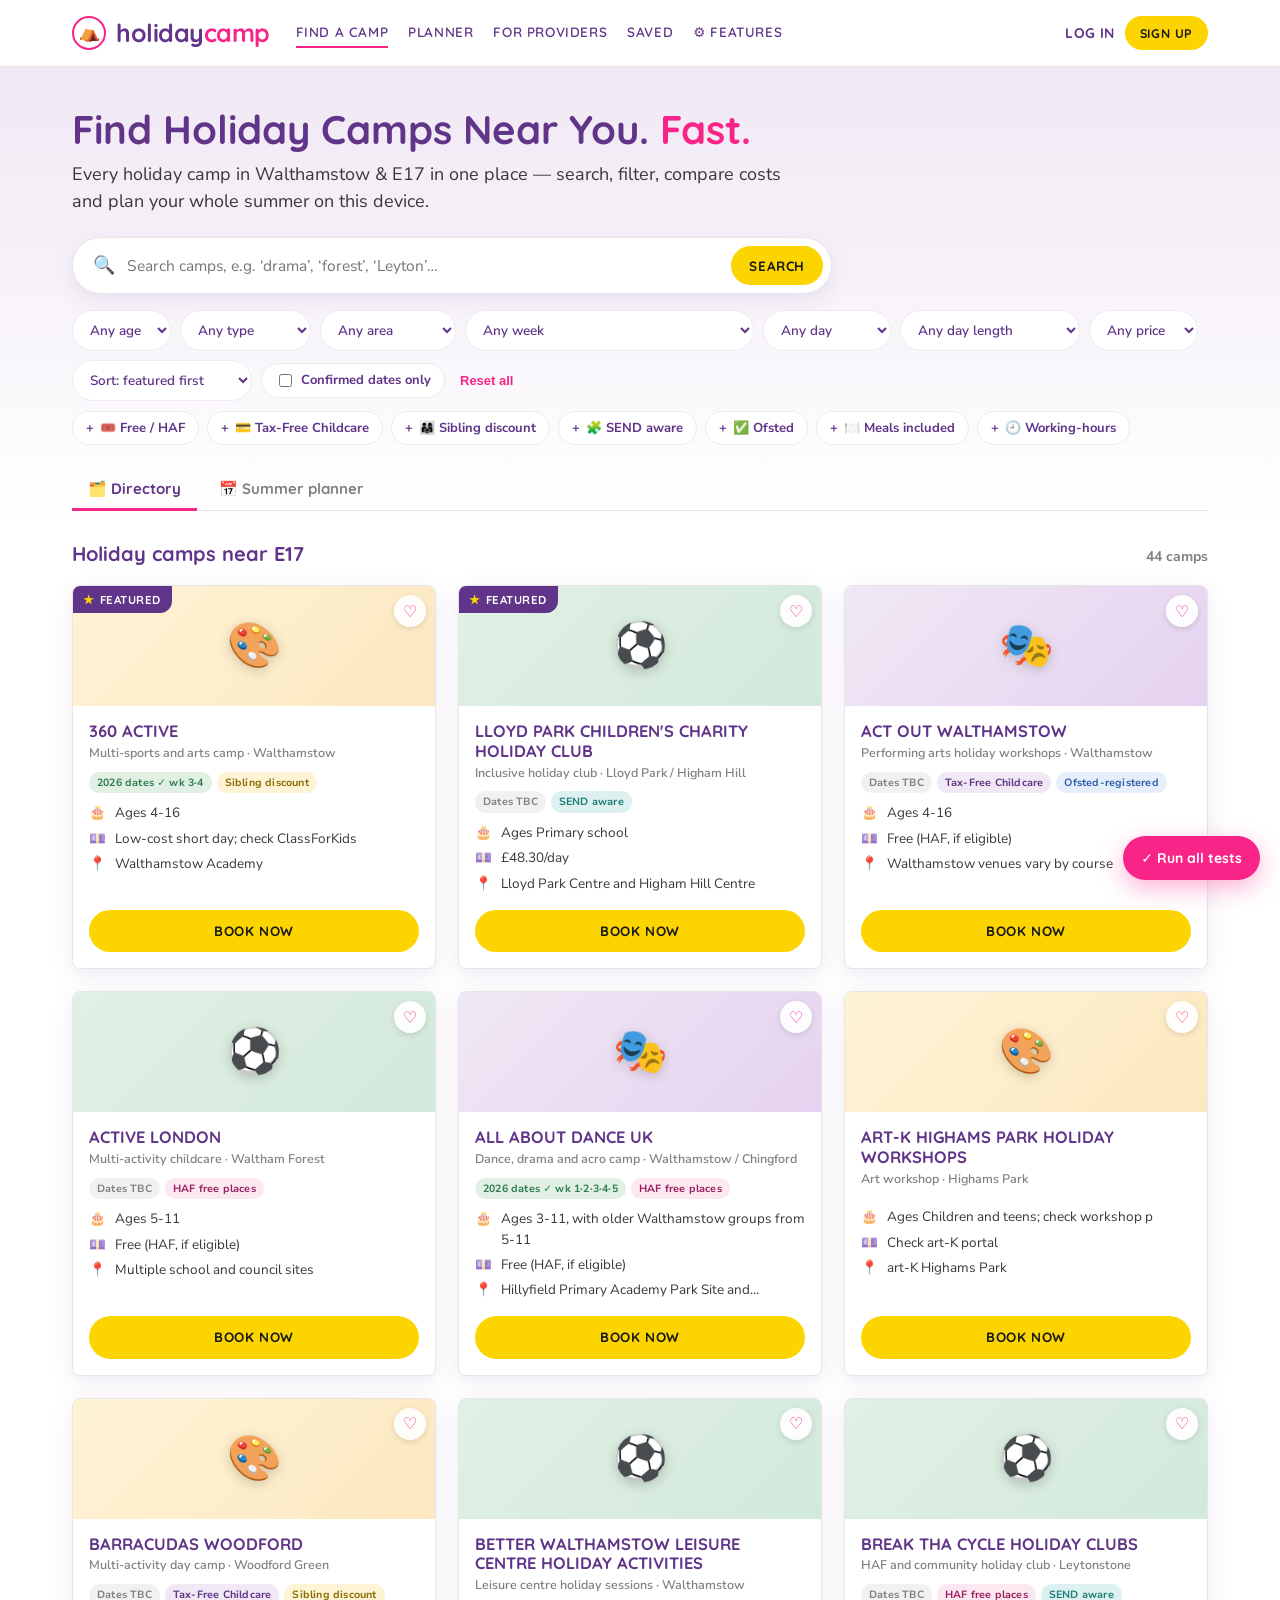
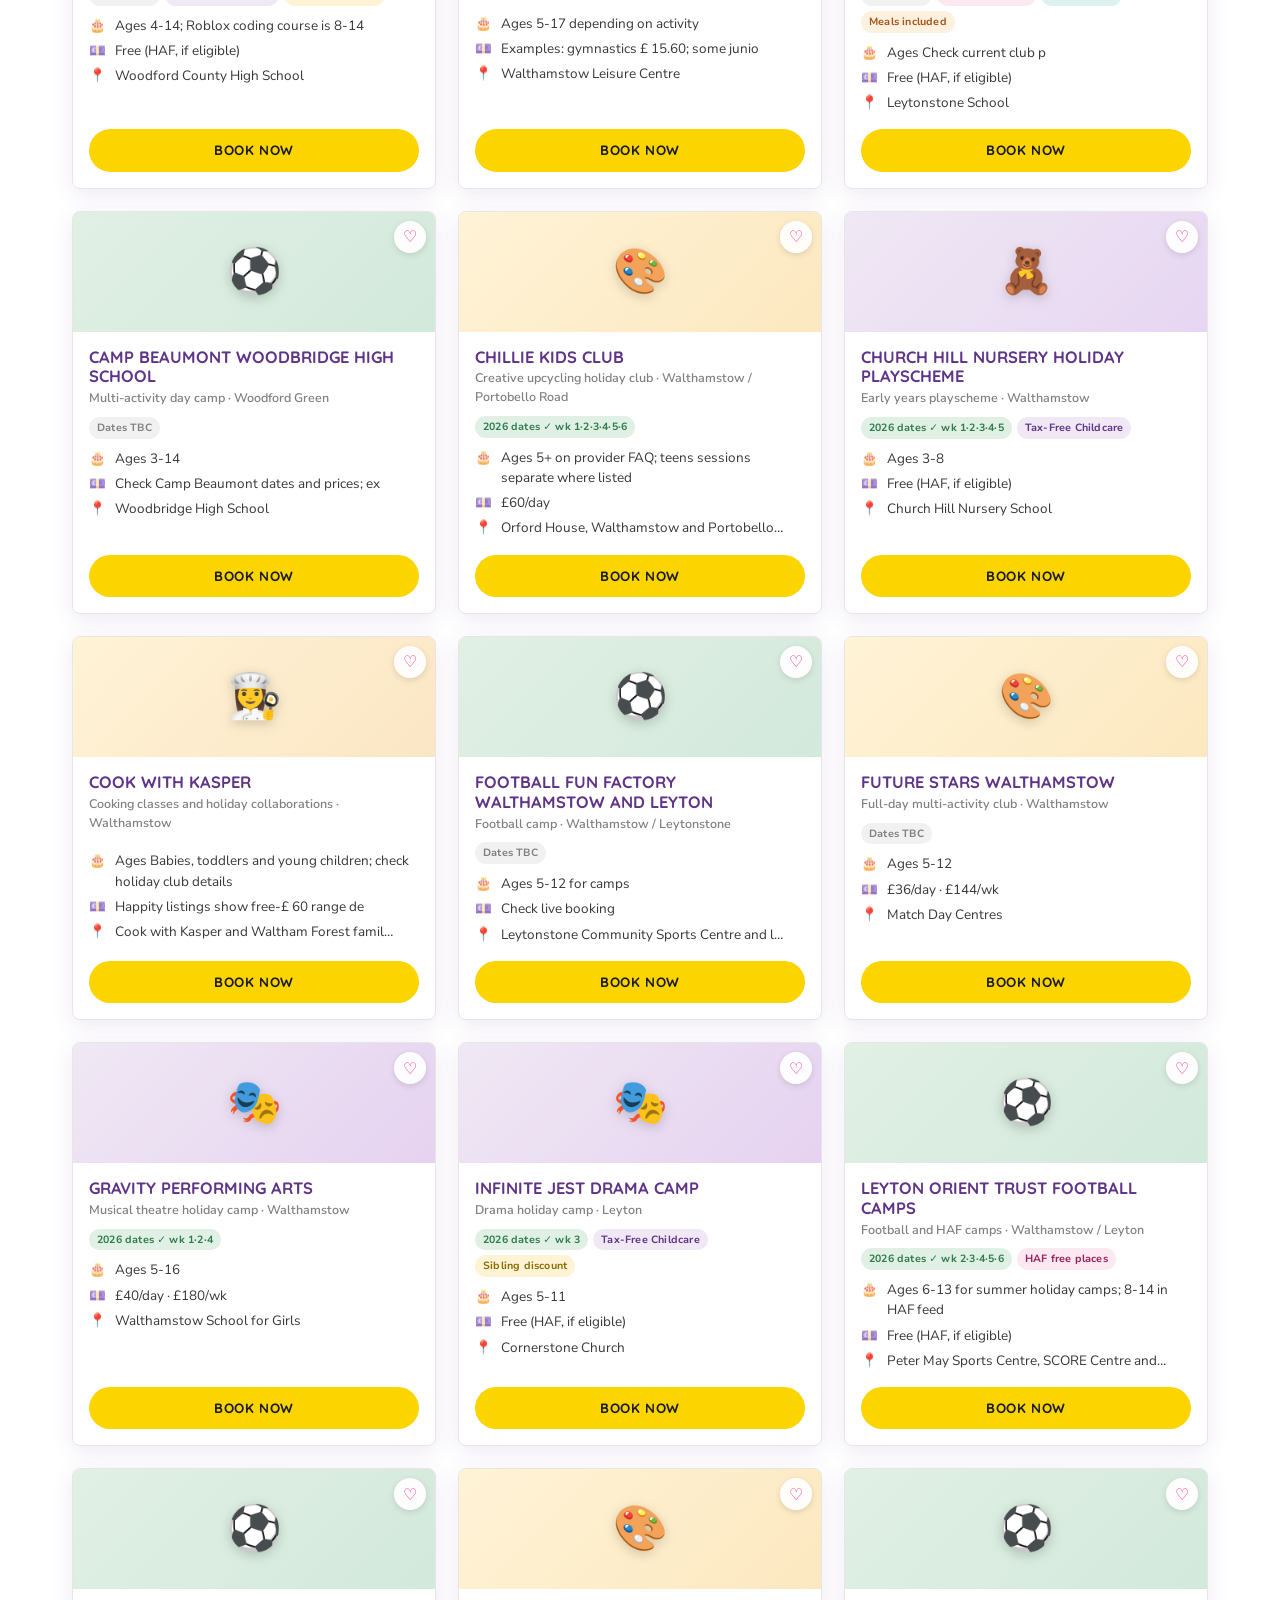
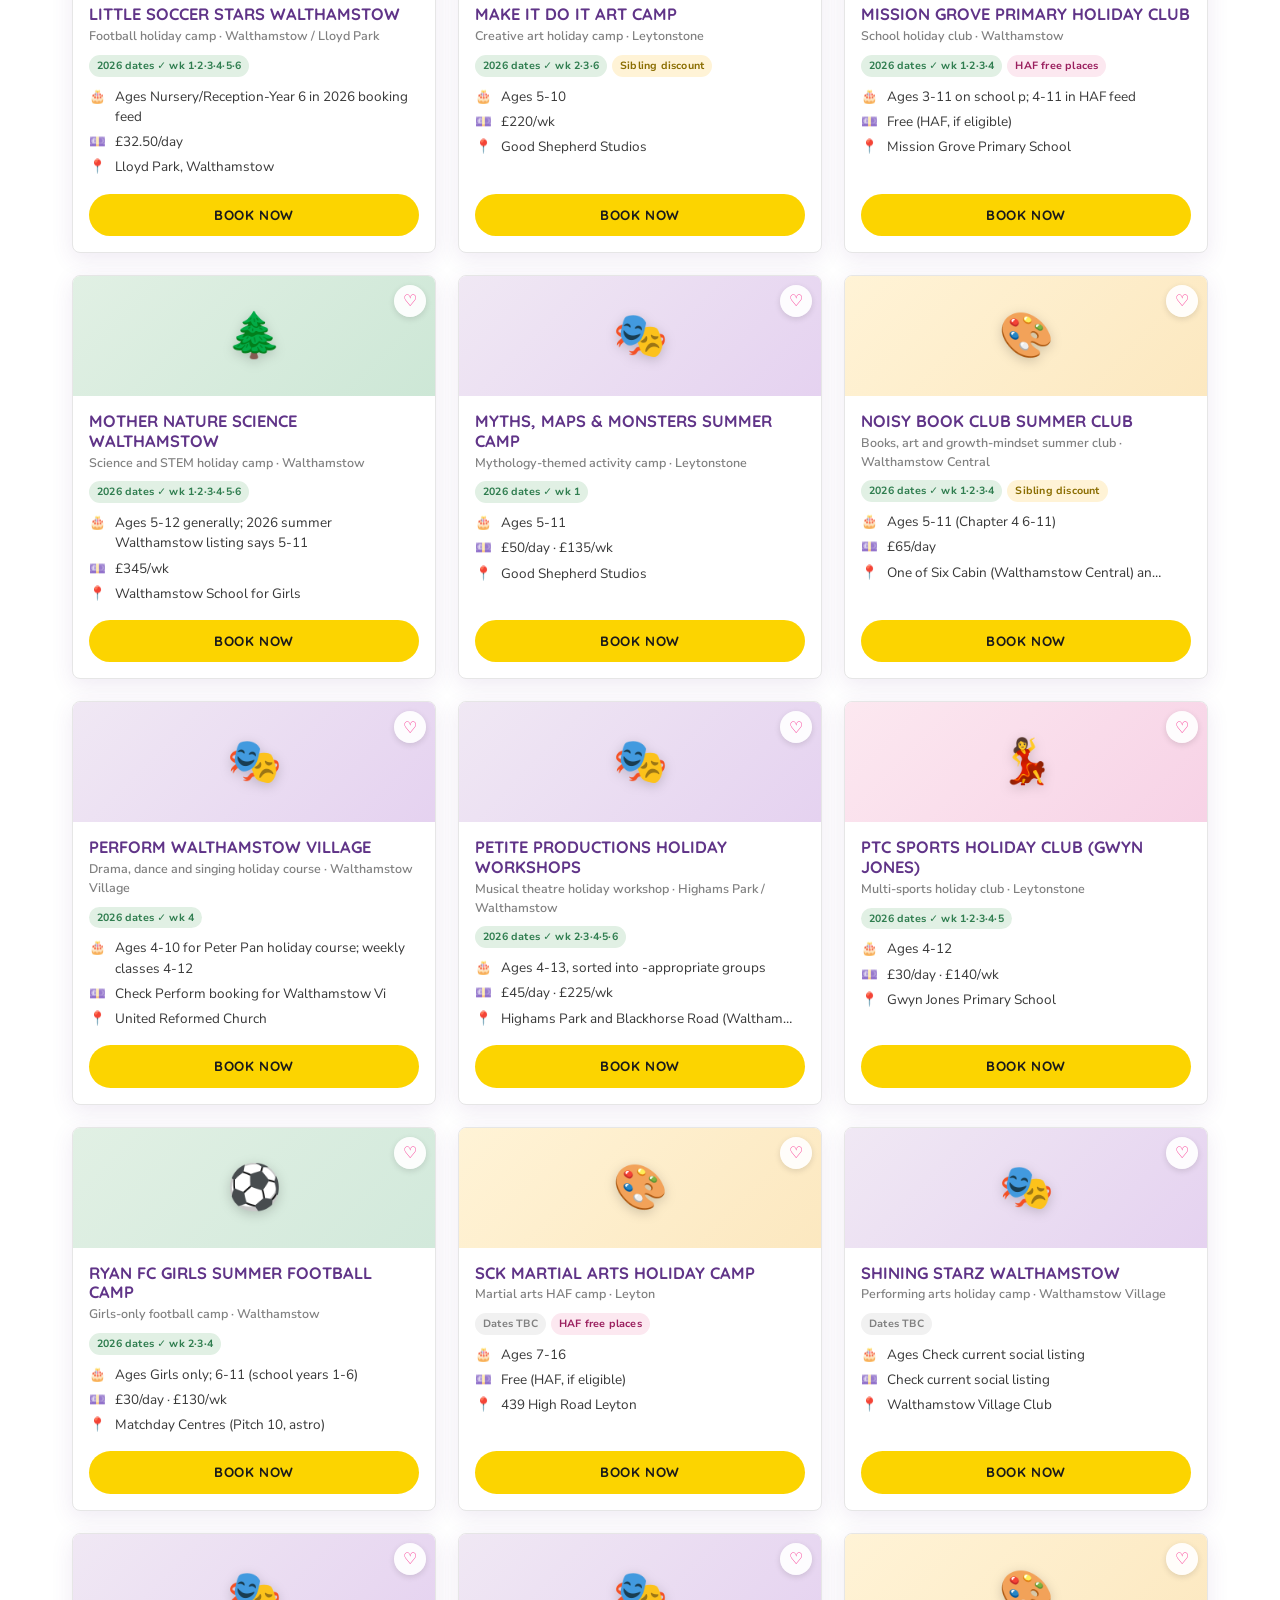
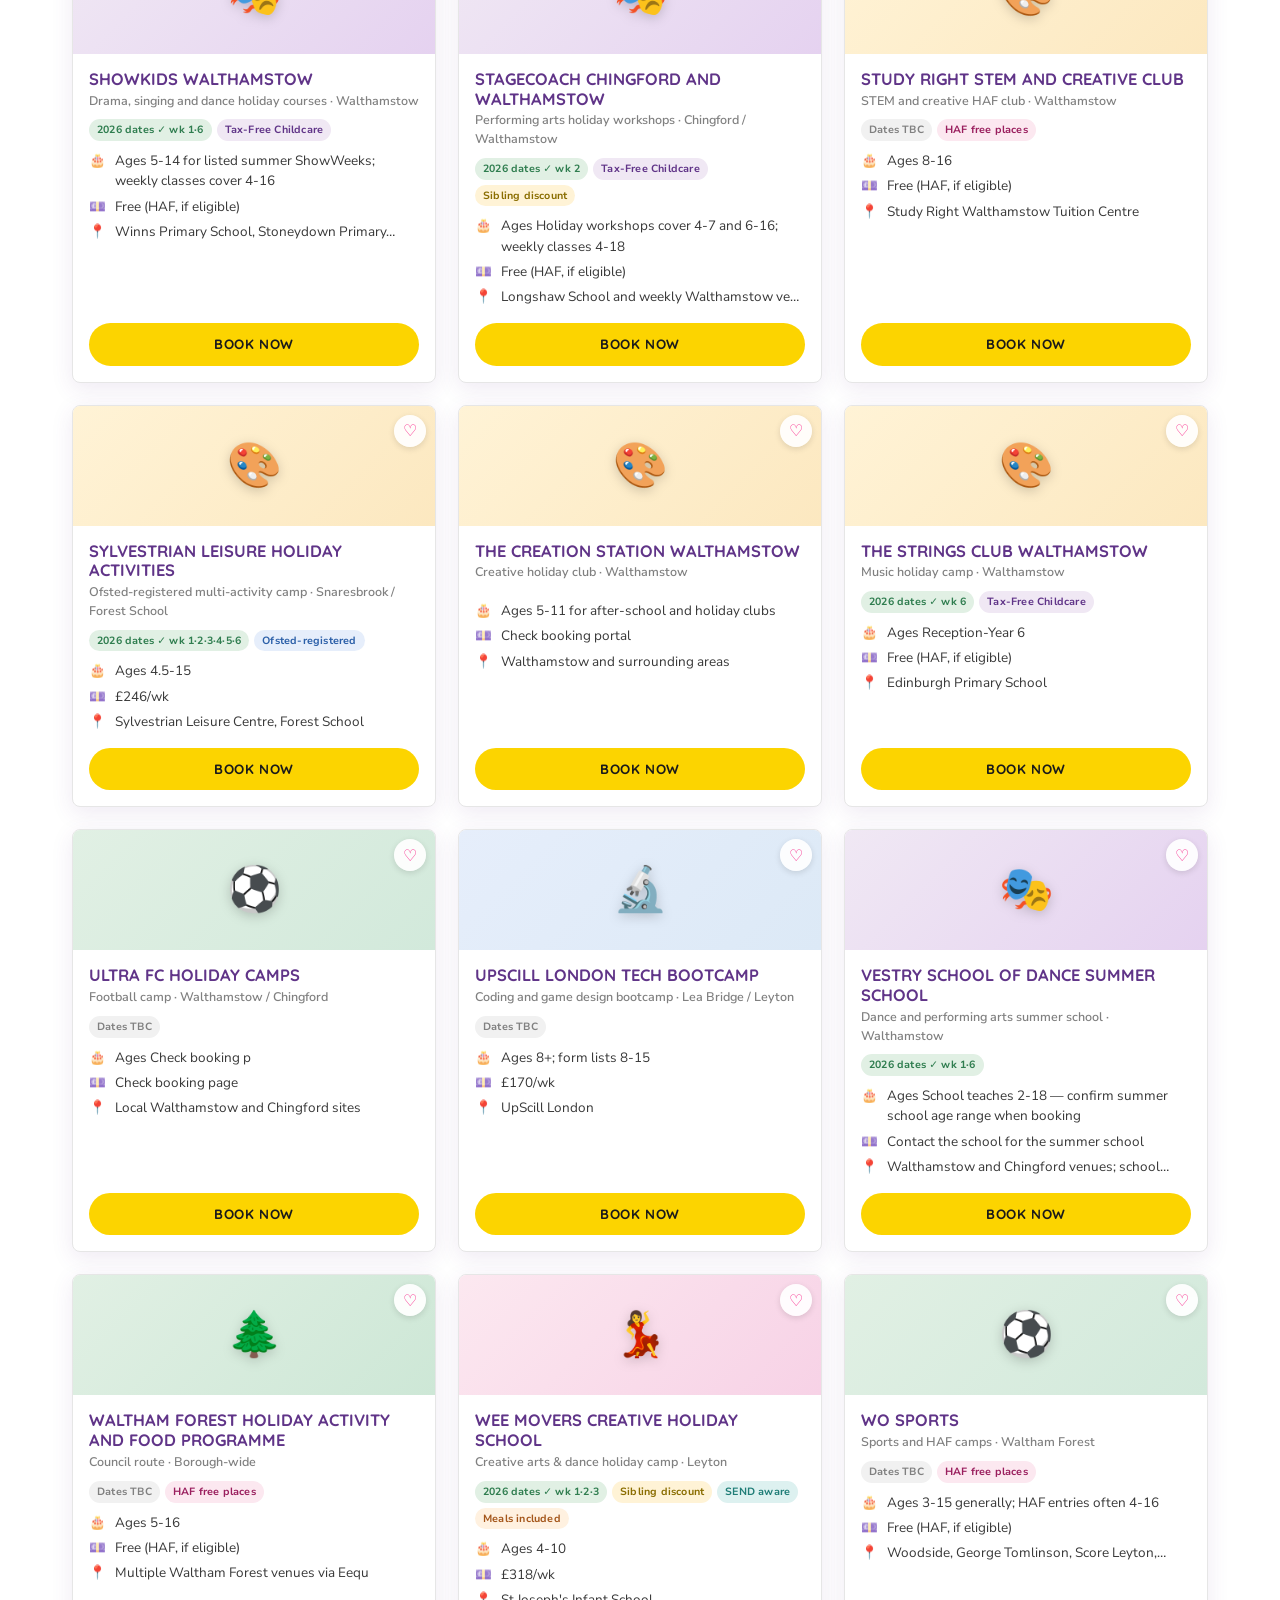
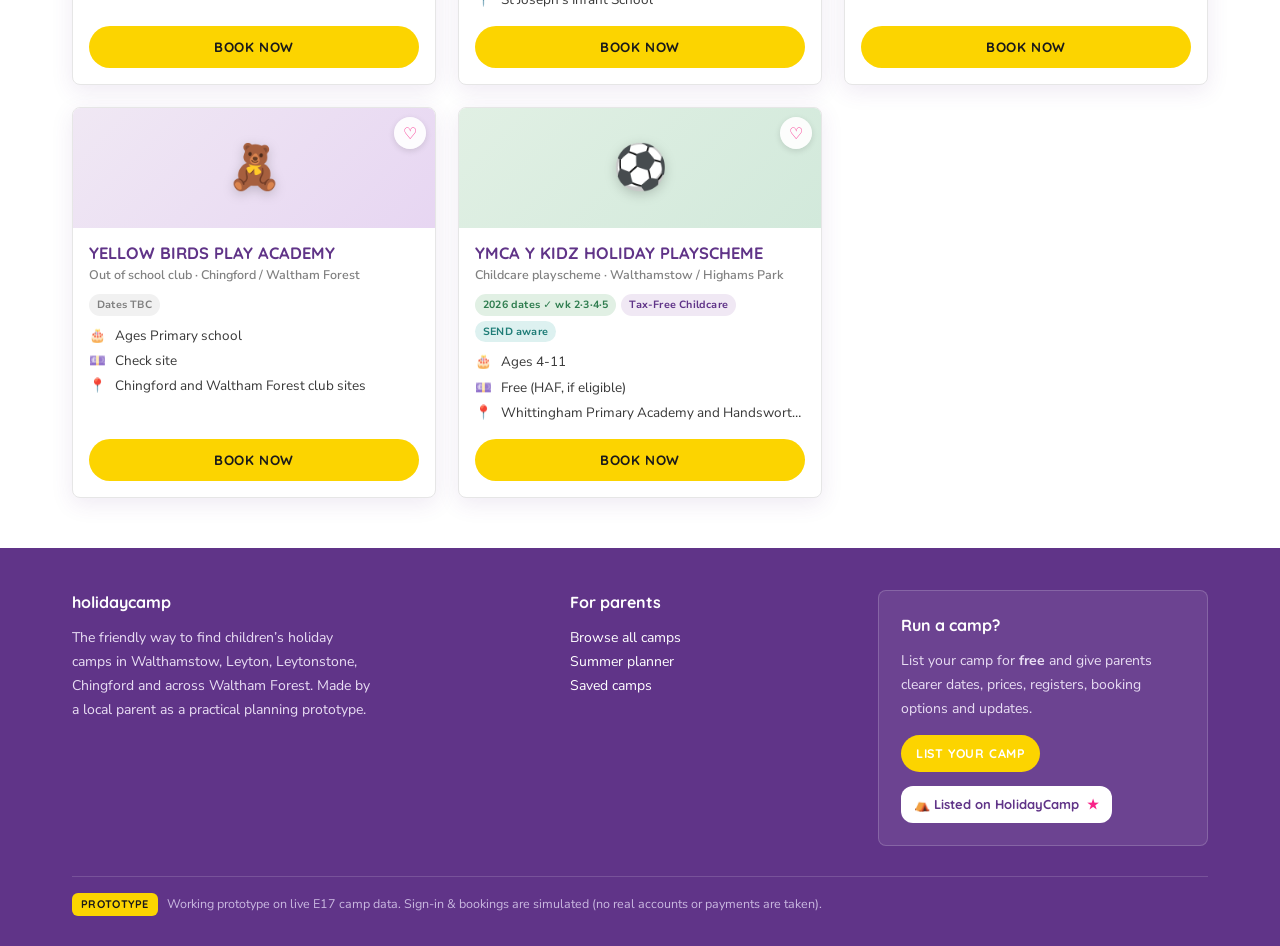
<file: hc2/index.html>
<!DOCTYPE html>
<html lang="en">
<head>
<meta charset="UTF-8" />
<meta name="viewport" content="width=device-width, initial-scale=1.0" />
<title>HolidayCamp — Find Holiday Camps Near You. Fast.</title>
<meta name="description" content="Every Walthamstow & E17 holiday camp in one place — search, filter, plan your summer week by week." />
<meta name="robots" content="noindex, nofollow" />
<link rel="preconnect" href="https://fonts.googleapis.com" />
<link rel="preconnect" href="https://fonts.gstatic.com" crossorigin />
<link href="https://fonts.googleapis.com/css2?family=Quicksand:wght@500;600;700&family=Nunito+Sans:ital,opsz,wght@0,6..12,400;0,6..12,600;0,6..12,700;1,6..12,400&display=swap" rel="stylesheet" />
<style>
  :root{
    --purple:#603488; --purple-light:#A246B5; --purple-tint:#F0E8F4;
    --yellow:#FCD400; --yellow-pale:#F8F8A8;
    --magenta:#F82488; --pink-tint:#FCE8F0; --blue-soft:#B0D8F8;
    --ink:#1A1A1A; --text:#383838; --muted:#808080; --line:#E6E6E6; --bg:#FFFFFF;
    --shadow:0 6px 22px rgba(96,52,136,.10);
    --radius:8px;
  }
  *{box-sizing:border-box}
  html,body{margin:0;padding:0}
  body{font-family:"Nunito Sans",system-ui,sans-serif;color:var(--text);background:var(--bg);line-height:1.5}
  h1,h2,h3,.wordmark,.nav a,.btn,.card-title,.tab,.price-card h3{font-family:"Quicksand",system-ui,sans-serif}
  a{color:var(--purple)}
  .wrap{max-width:1180px;margin:0 auto;padding:0 22px}
  .hidden{display:none !important}

  /* Header */
  header.site{position:sticky;top:0;z-index:40;background:#fff;border-bottom:1px solid var(--line)}
  .hbar{display:flex;align-items:center;gap:16px;height:66px}
  .brand{display:flex;align-items:center;gap:10px;text-decoration:none;cursor:pointer}
  .mascot{width:34px;height:34px;border-radius:50%;border:2.5px solid var(--magenta);display:grid;place-items:center;font-size:17px}
  .wordmark{font-weight:700;font-size:25px;color:var(--purple);letter-spacing:-.5px}
  .wordmark b{color:var(--magenta);font-weight:700}
  .nav{display:flex;gap:20px;margin-left:10px}
  .nav a{font-size:13.5px;font-weight:600;letter-spacing:.6px;text-transform:uppercase;color:var(--purple);text-decoration:none;cursor:pointer;padding:4px 0;border-bottom:2px solid transparent}
  .nav a:hover{color:var(--purple-light)}
  .nav a.active{border-bottom-color:var(--magenta)}
  .spacer{flex:1}
  .btn{display:inline-block;border:none;cursor:pointer;font-weight:700;text-transform:uppercase;letter-spacing:.6px;
       background:var(--yellow);color:var(--ink);padding:11px 18px;border-radius:999px;font-size:13.5px;text-decoration:none;white-space:nowrap}
  .btn:hover{background:#ffdf2e}
  .btn-sm{padding:9px 15px;font-size:12.5px}
  .btn-ghost{background:transparent;color:var(--purple);border:1.5px solid var(--purple-tint)}
  .btn-ghost:hover{background:var(--purple-tint)}
  .linkbtn{background:none;border:none;color:var(--purple);font-weight:700;font-family:"Quicksand";font-size:14px;cursor:pointer;text-transform:uppercase;letter-spacing:.4px}
  .acct-chip{display:flex;align-items:center;gap:8px;cursor:pointer;background:var(--purple-tint);border:none;border-radius:999px;padding:5px 12px 5px 6px;font-family:"Quicksand";font-weight:700;color:var(--purple);font-size:14px}
  .avatar{width:28px;height:28px;border-radius:50%;background:var(--magenta);color:#fff;display:grid;place-items:center;font-size:13px;font-weight:700}
  .menu{position:absolute;right:22px;top:60px;background:#fff;border:1px solid var(--line);border-radius:14px;box-shadow:var(--shadow);padding:8px;min-width:200px;z-index:50}
  .menu button{display:block;width:100%;text-align:left;background:none;border:none;padding:10px 12px;border-radius:9px;font-family:inherit;font-size:14px;color:var(--text);cursor:pointer}
  .menu button:hover{background:var(--purple-tint);color:var(--purple)}
  .menu .sep{height:1px;background:var(--line);margin:6px 4px}
  @media(max-width:900px){.nav{display:none}}

  /* Hero + filters */
  .hero{background:linear-gradient(180deg,var(--purple-tint),#fff);padding:40px 0 8px}
  .hero h1{font-size:40px;line-height:1.1;color:var(--purple);margin:0 0 10px;font-weight:700}
  .hero h1 .fast{color:var(--magenta)}
  .hero p.sub{font-size:18px;color:var(--text);margin:0 0 22px;max-width:720px}
  .searchbar{display:flex;flex-wrap:wrap;gap:10px;background:#fff;border:1px solid var(--line);box-shadow:var(--shadow);
             border-radius:999px;padding:8px 8px 8px 20px;align-items:center;max-width:760px}
  .searchbar input{border:none;outline:none;font-family:inherit;font-size:15.5px;flex:1;min-width:140px;color:var(--text);background:transparent}
  .filterbar{display:flex;flex-wrap:wrap;gap:9px;margin-top:16px;align-items:center}
  .filterbar select{font-family:inherit;font-size:13.5px;color:var(--purple);font-weight:600;border:1.5px solid var(--purple-tint);
                  background:#fff;border-radius:999px;padding:9px 13px;cursor:pointer}
  .chips{display:flex;flex-wrap:wrap;gap:8px;margin-top:10px}
  .chip{font-family:"Nunito Sans";font-size:13px;font-weight:700;border:1.5px solid var(--purple-tint);background:#fff;color:var(--purple);
        border-radius:999px;padding:7px 13px;cursor:pointer;user-select:none;display:inline-flex;align-items:center;gap:6px}
  .chip:hover{border-color:var(--purple-light)}
  .chip.active{background:var(--purple);color:#fff;border-color:var(--purple)}
  .chip.active .dot{color:var(--yellow)}
  .clearlink{background:none;border:none;color:var(--magenta);font-weight:700;cursor:pointer;font-size:13px}

  /* Tabs */
  .tabs{display:flex;gap:6px;margin:24px 0 6px;border-bottom:1px solid var(--line)}
  .tab{font-size:15px;font-weight:700;color:var(--muted);background:none;border:none;padding:10px 16px;cursor:pointer;border-bottom:3px solid transparent;margin-bottom:-1px}
  .tab.active{color:var(--purple);border-bottom-color:var(--magenta)}

  .results-head{display:flex;align-items:baseline;justify-content:space-between;margin:14px 0 16px;flex-wrap:wrap;gap:8px}
  .results-head h2{font-size:20px;color:var(--purple);margin:0}
  .count{color:var(--muted);font-weight:700;font-size:14px}

  /* Cards */
  .grid{display:grid;grid-template-columns:repeat(auto-fill,minmax(310px,1fr));gap:22px;padding-bottom:40px}
  .card{background:#fff;border:1px solid var(--line);border-radius:var(--radius);overflow:hidden;display:flex;flex-direction:column;
        box-shadow:var(--shadow);transition:transform .15s, box-shadow .15s;cursor:pointer}
  .card:hover{transform:translateY(-3px);box-shadow:0 12px 30px rgba(96,52,136,.16)}
  .media{height:120px;position:relative;display:grid;place-items:center}
  .media .emoji{font-size:44px;filter:drop-shadow(0 3px 6px rgba(0,0,0,.18))}
  .ribbon{position:absolute;top:0;left:0;background:var(--purple);color:#fff;font-family:"Quicksand";font-weight:700;
          font-size:11.5px;letter-spacing:.5px;text-transform:uppercase;padding:5px 11px 5px 10px;border-bottom-right-radius:12px;display:flex;align-items:center;gap:5px}
  .ribbon .star{color:var(--yellow)}
  .heart{position:absolute;top:9px;right:9px;width:32px;height:32px;border-radius:50%;background:rgba(255,255,255,.92);border:none;cursor:pointer;
         font-size:16px;display:grid;place-items:center;color:var(--magenta);box-shadow:0 2px 6px rgba(0,0,0,.12)}
  .heart.on{background:var(--magenta);color:#fff}
  .card-body{padding:15px 16px 4px;flex:1;display:flex;flex-direction:column}
  .card-title{font-size:16.5px;font-weight:700;color:var(--purple);text-transform:uppercase;line-height:1.2;margin:0 0 3px}
  .card-kind{font-size:12.5px;color:var(--muted);font-weight:600;margin-bottom:9px}
  .badges{display:flex;flex-wrap:wrap;gap:5px;margin-bottom:10px}
  .badge{font-size:10.5px;font-weight:700;padding:3px 8px;border-radius:999px;letter-spacing:.2px;white-space:nowrap}
  .badge-confirmed{background:#E1F0E4;color:#2f7d4f}
  .badge-tbc{background:#F1F1F1;color:#808080}
  .badge-haf{background:var(--pink-tint);color:#9a1f5e}
  .badge-tfc{background:var(--purple-tint);color:var(--purple)}
  .badge-ofsted{background:#E6EEFB;color:#2b5fa8}
  .badge-sibling{background:#FFF3D6;color:#8a6d00}
  .badge-send{background:#DDF1F0;color:#1f7d77}
  .badge-food{background:#FFF1E0;color:#a4561a}
  .meta{list-style:none;margin:0 0 12px;padding:0;display:flex;flex-direction:column;gap:5px}
  .meta li{display:flex;gap:9px;font-size:13.5px;color:var(--text);align-items:flex-start}
  .meta .mi{color:var(--magenta);flex:0 0 16px;text-align:center}
  .card-foot{padding:0 16px 16px}
  .card-foot .btn{display:block;text-align:center;width:100%}

  /* Planner table */
  .planner-wrap{overflow-x:auto;padding-bottom:40px}
  table.planner{border-collapse:separate;border-spacing:0;width:100%;min-width:760px;font-size:13.5px}
  table.planner th,table.planner td{padding:10px 8px;text-align:center;border-bottom:1px solid var(--line)}
  table.planner thead th{position:sticky;top:66px;background:#fff;color:var(--purple);font-family:"Quicksand";font-weight:700;z-index:5}
  table.planner thead th small{display:block;color:var(--muted);font-weight:600;font-size:11px}
  table.planner .camp{position:sticky;left:0;background:#fff;text-align:left;font-weight:700;color:var(--purple);min-width:210px;max-width:240px;z-index:4}
  table.planner .camp small{display:block;color:var(--muted);font-weight:600}
  table.planner tbody tr:hover td{background:var(--purple-tint)}
  .yes{display:inline-grid;place-items:center;width:26px;height:26px;border-radius:50%;background:var(--purple);color:#fff;font-size:13px}
  .maybe{display:inline-grid;place-items:center;width:26px;height:26px;border-radius:50%;background:var(--purple-tint);color:var(--purple-light);font-size:13px}
  .datesbar{background:var(--pink-tint);border-radius:14px;padding:13px 16px;font-size:13.5px;color:#7a2150;margin:6px 0 16px}
  .datesbar b{color:var(--magenta)}
  .legend{display:flex;gap:18px;flex-wrap:wrap;font-size:13px;color:var(--muted);margin-bottom:12px;align-items:center}

  /* Sections (providers / saved / dashboard) */
  .section{padding:30px 0 50px}
  .section h2{font-size:30px;color:var(--purple);margin:0 0 6px}
  .section .lead{font-size:17px;color:var(--text);max-width:680px;margin:0 0 26px}
  .pricing{display:grid;grid-template-columns:repeat(auto-fit,minmax(230px,1fr));gap:18px;margin:10px 0 30px}
  .price-card{border:1.5px solid var(--line);border-radius:var(--radius);padding:22px;background:#fff;display:flex;flex-direction:column}
  .price-card.featured{border-color:var(--magenta);box-shadow:var(--shadow);position:relative}
  .price-card.featured::before{content:"MOST POPULAR";position:absolute;top:-11px;left:22px;background:var(--magenta);color:#fff;font-family:"Quicksand";font-weight:700;font-size:10.5px;letter-spacing:.5px;padding:3px 10px;border-radius:999px}
  .price-card h3{font-size:19px;color:var(--purple);margin:0 0 4px}
  .price-card .amt{font-size:30px;font-weight:700;color:var(--ink);font-family:"Quicksand";margin:8px 0}
  .price-card .amt small{font-size:14px;color:var(--muted);font-weight:600}
  .price-card ul{list-style:none;padding:0;margin:10px 0 18px;flex:1}
  .price-card li{font-size:13.5px;color:var(--text);padding:5px 0 5px 24px;position:relative}
  .price-card li::before{content:"✔";position:absolute;left:0;color:var(--magenta);font-weight:700}
  .panel{background:#fff;border:1px solid var(--line);border-radius:var(--radius);box-shadow:var(--shadow);padding:22px;margin-bottom:18px}
  .panel h3{color:var(--purple);margin:0 0 12px;font-size:18px}
  .field{margin-bottom:12px}
  .field label{display:block;font-weight:700;font-size:13px;color:var(--purple);margin-bottom:5px}
  .field input,.field select,.field textarea{width:100%;font-family:inherit;font-size:14.5px;border:1.5px solid var(--purple-tint);border-radius:11px;padding:10px 12px;color:var(--text)}
  .badge-embed{background:var(--purple);color:#fff;border-radius:12px;padding:10px 14px;font-family:"Quicksand";font-weight:700;display:inline-flex;align-items:center;gap:8px}
  .badge-embed .b-star{color:var(--magenta)}
  .codebox{background:#2a2335;color:#e9def4;border-radius:11px;padding:13px;font-family:ui-monospace,Menlo,monospace;font-size:12px;overflow-x:auto;margin-top:10px}

  /* Frontier cockpit additions */
  .surface{display:grid;gap:18px;margin:12px 0 26px}
  .surface.two{grid-template-columns:minmax(0,1.05fr) minmax(280px,.95fr);align-items:start}
  .surface.three{grid-template-columns:repeat(3,minmax(0,1fr))}
  .stat{background:#fff;border:1px solid var(--line);border-radius:var(--radius);box-shadow:var(--shadow);padding:18px}
  .stat .k{font-family:"Quicksand";font-weight:700;color:var(--purple);font-size:13px;text-transform:uppercase;letter-spacing:.5px}
  .stat .v{font-family:"Quicksand";font-weight:700;color:var(--ink);font-size:28px;line-height:1.05;margin-top:4px}
  .stat p{margin:7px 0 0;font-size:13px;color:var(--muted)}
  .inline-form{display:grid;grid-template-columns:minmax(120px,1fr) 92px auto;gap:9px;align-items:end}
  .children{display:flex;flex-wrap:wrap;gap:8px;margin-top:12px}
  .child-pill{display:inline-flex;align-items:center;gap:8px;border:1px solid var(--purple-tint);border-radius:999px;padding:7px 10px;background:#fff;color:var(--purple);font-weight:700;font-size:13px}
  .iconbtn{width:28px;height:28px;border-radius:50%;border:1px solid var(--purple-tint);background:#fff;color:var(--purple);cursor:pointer;font-weight:800;display:grid;place-items:center}
  .plan-table{border-collapse:separate;border-spacing:0;width:100%;min-width:820px;font-size:13px}
  .plan-table th,.plan-table td{border-bottom:1px solid var(--line);padding:9px;vertical-align:top}
  .plan-table th{font-family:"Quicksand";color:var(--purple);text-align:left;background:#fff}
  .plan-table .sticky{position:sticky;left:0;background:#fff;z-index:2;min-width:130px}
  .plan-cell{display:grid;gap:7px;min-width:145px}
  .plan-cell select{width:100%;font-family:inherit;font-size:12.5px;border:1px solid var(--purple-tint);border-radius:8px;padding:7px;color:var(--text);background:#fff}
  .plan-cell label{display:flex;gap:6px;align-items:center;font-size:12px;color:var(--muted)}
  .money-grid{display:grid;grid-template-columns:repeat(auto-fit,minmax(210px,1fr));gap:12px}
  .mini-card{border:1px solid var(--line);border-radius:var(--radius);padding:14px;background:#fff}
  .mini-card h4{font-family:"Quicksand";color:var(--purple);font-size:15px;margin:0 0 5px}
  .mini-card p{font-size:13px;color:var(--text);margin:0}
  .compare{overflow-x:auto}
  .compare table{width:100%;border-collapse:collapse;min-width:680px}
  .compare th,.compare td{padding:9px;border-bottom:1px solid var(--line);font-size:13px;text-align:left}
  .compare th{font-family:"Quicksand";color:var(--purple)}
  .checklist{display:grid;gap:8px}
  .checklist label{display:flex;gap:9px;align-items:flex-start;font-size:13.5px}
  .dash-tabs{display:flex;flex-wrap:wrap;gap:8px;margin:16px 0}
  .dash-tab{border:1px solid var(--purple-tint);background:#fff;color:var(--purple);border-radius:999px;padding:9px 13px;font-family:"Quicksand";font-weight:700;cursor:pointer}
  .dash-tab.active{background:var(--purple);color:#fff;border-color:var(--purple)}
  .ops-grid{display:grid;grid-template-columns:repeat(auto-fit,minmax(220px,1fr));gap:13px}
  .ops-card{border:1px solid var(--line);border-radius:var(--radius);padding:15px;background:#fff;display:grid;gap:8px}
  .ops-card h4{font-family:"Quicksand";font-size:15px;color:var(--purple);margin:0}
  .ops-card p{font-size:13px;color:var(--muted);margin:0}
  .timeline{display:grid;gap:10px}
  .timeline .item{display:grid;grid-template-columns:88px 1fr auto;gap:10px;align-items:center;border-bottom:1px solid var(--line);padding:8px 0}
  .research-list{display:grid;gap:8px;max-height:360px;overflow:auto}
  .research-row{border:1px solid var(--line);border-radius:var(--radius);padding:10px;background:#fff;font-size:13px}
  .research-row strong{display:block;color:var(--purple);font-family:"Quicksand"}
  .research-row a{word-break:break-word}
  .muted{color:var(--muted)}
  @media(max-width:860px){.surface.two,.surface.three{grid-template-columns:1fr}.inline-form{grid-template-columns:1fr 90px}.timeline .item{grid-template-columns:1fr}.plan-table{min-width:760px}}

  /* Modal / sheet */
  .overlay{position:fixed;inset:0;background:rgba(40,20,60,.45);z-index:60;display:grid;place-items:center;padding:20px}
  .dialog{background:#fff;border-radius:22px;max-width:520px;width:100%;max-height:88vh;overflow-y:auto;box-shadow:0 24px 60px rgba(0,0,0,.3);position:relative}
  .dialog .x{position:absolute;top:14px;right:16px;background:none;border:none;font-size:22px;color:var(--muted);cursor:pointer;line-height:1}
  .dialog .dhead{height:100px;display:grid;place-items:center;border-radius:22px 22px 0 0;position:relative}
  .dialog .dhead .emoji{font-size:50px;filter:drop-shadow(0 3px 6px rgba(0,0,0,.2))}
  .dialog .dbody{padding:20px 24px 26px}
  .dialog h2{color:var(--purple);margin:0 0 4px;font-size:23px}

  /* Auth */
  .auth{padding:30px 28px 28px;text-align:center}
  .auth .mascot{margin:0 auto 12px;width:46px;height:46px;font-size:23px}
  .auth h2{color:var(--purple);font-size:24px;margin:0 0 4px}
  .auth p.s{color:var(--muted);font-size:14px;margin:0 0 20px}
  .sso{display:flex;align-items:center;justify-content:center;gap:10px;width:100%;border:1.5px solid var(--line);background:#fff;border-radius:12px;
       padding:12px;font-family:"Quicksand";font-weight:700;font-size:15px;color:var(--ink);cursor:pointer;margin-bottom:10px}
  .sso:hover{background:#fafafa;border-color:var(--purple-light)}
  .sso.apple{background:#000;color:#fff;border-color:#000}
  .sso.google{color:#3c4043}
  .sso.facebook{background:#1877F2;color:#fff;border-color:#1877F2}
  .sso .g{font-size:18px}
  .divider{display:flex;align-items:center;gap:12px;color:var(--muted);font-size:13px;margin:14px 0}
  .divider::before,.divider::after{content:"";flex:1;height:1px;background:var(--line)}
  .auth .field input{text-align:left}
  .auth .note{font-size:11.5px;color:var(--muted);margin-top:14px}
  .seg{display:flex;background:var(--purple-tint);border-radius:999px;padding:4px;margin:0 auto 18px;width:max-content}
  .seg button{border:none;background:none;font-family:"Quicksand";font-weight:700;font-size:14px;color:var(--purple);padding:7px 18px;border-radius:999px;cursor:pointer}
  .seg button.active{background:#fff;box-shadow:0 1px 4px rgba(0,0,0,.1)}

  /* Footer */
  footer.site{background:var(--purple);color:#fff;padding:42px 0 30px;margin-top:10px}
  footer.site a{color:#fff;cursor:pointer}
  .fcols{display:flex;flex-wrap:wrap;gap:40px;justify-content:space-between}
  .fcol h3{font-family:"Quicksand";font-size:16px;margin:0 0 12px;color:#fff}
  .fcol p,.fcol li{font-size:14px;color:#e9def4;line-height:1.7;margin:0}
  .fcol ul{list-style:none;padding:0;margin:0}
  .provider-cta{background:rgba(255,255,255,.08);border:1px solid rgba(255,255,255,.18);border-radius:var(--radius);padding:22px;max-width:330px}
  .provider-cta h3{margin-top:0}
  .badge-foot{display:inline-flex;align-items:center;gap:8px;background:#fff;color:var(--purple);border-radius:12px;padding:9px 13px;font-family:"Quicksand";font-weight:700;font-size:13px;margin-top:14px}
  .badge-foot .b-star{color:var(--magenta)}
  .footnote{margin-top:30px;font-size:12.5px;color:#c9b8e0;border-top:1px solid rgba(255,255,255,.15);padding-top:16px}
  .mock-tag{display:inline-block;background:var(--yellow);color:var(--ink);font-family:"Quicksand";font-weight:700;font-size:11px;padding:3px 9px;border-radius:6px;letter-spacing:.3px}
  @media(max-width:560px){.hero h1{font-size:32px}.section h2{font-size:24px}}
</style>
</head>
<body>

<header class="site">
  <div class="wrap hbar">
    <a class="brand" data-view="find"><span class="mascot">⛺</span><span class="wordmark">holiday<b>camp</b></span></a>
    <nav class="nav" id="nav">
      <a data-view="find">Find a Camp</a>
      <a data-view="planner">Planner</a>
      <a data-view="providers">For Providers</a>
      <a data-view="saved">Saved</a>
    </nav>
    <span class="spacer"></span>
    <div id="authArea"></div>
  </div>
</header>

<!-- BROWSE (find + planner share filters) -->
<div id="browse">
  <section class="hero">
    <div class="wrap">
      <h1>Find Holiday Camps Near You. <span class="fast">Fast.</span></h1>
      <p class="sub">Every holiday camp in Walthamstow &amp; E17 in one place — search, filter, compare costs and plan your whole summer on this device.</p>
      <div class="searchbar">
        <span style="color:var(--magenta);font-size:18px">🔍</span>
        <input id="q" type="text" placeholder="Search camps, e.g. ‘drama’, ‘forest’, ‘Leyton’…" />
        <button class="btn" onclick="document.getElementById('q').focus()">Search</button>
      </div>
      <div class="filterbar">
        <select id="fAge"><option value="">Any age</option></select>
        <select id="fCat"><option value="">Any type</option></select>
        <select id="fArea"><option value="">Any area</option></select>
        <select id="fWeek"><option value="">Any week</option></select>
        <select id="fDay"><option value="">Any day</option></select>
        <select id="fLength"><option value="">Any day length</option><option value="working">Working-day friendly</option><option value="standard">Standard day</option><option value="short">Short / half day</option></select>
        <select id="fPrice"><option value="">Any price</option></select>
        <select id="fSort"><option value="featured">Sort: featured first</option><option value="name">Name A-Z</option><option value="price">Day price low-high</option><option value="hours">Longest day first</option><option value="confirmed">Confirmed dates first</option></select>
        <label class="chip" style="margin:0"><input id="fConfirmed" type="checkbox" style="accent-color:var(--magenta)"> Confirmed dates only</label>
        <button class="clearlink" id="resetFilters" type="button">Reset all</button>
      </div>
      <div class="chips" id="flagChips"></div>
      <div class="tabs">
        <button class="tab active" data-tab="find">🗂️ Directory</button>
        <button class="tab" data-tab="planner">📅 Summer planner</button>
      </div>
    </div>
  </section>

  <main class="wrap">
    <div class="results-head">
      <h2 id="resTitle">Holiday camps near E17</h2>
      <span class="count" id="count"></span>
    </div>
    <div id="findView"><div class="grid" id="grid"></div></div>
    <div id="plannerView" class="hidden"></div>
  </main>
</div>

<!-- PROVIDERS -->
<main class="wrap section hidden" id="providersView"></main>
<!-- SAVED -->
<main class="wrap section hidden" id="savedView"></main>
<!-- PROVIDER DASHBOARD -->
<main class="wrap section hidden" id="dashView"></main>

<footer class="site">
  <div class="wrap">
    <div class="fcols">
      <div class="fcol" style="max-width:300px">
        <h3>holidaycamp</h3>
        <p>The friendly way to find children’s holiday camps in Walthamstow, Leyton, Leytonstone, Chingford and across Waltham Forest. Made by a local parent as a practical planning prototype.</p>
      </div>
      <div class="fcol">
        <h3>For parents</h3>
        <ul>
          <li><a data-view="find">Browse all camps</a></li>
          <li><a data-view="planner">Summer planner</a></li>
          <li><a data-view="saved">Saved camps</a></li>
        </ul>
      </div>
      <div class="fcol provider-cta">
        <h3>Run a camp?</h3>
        <p>List your camp for <strong>free</strong> and give parents clearer dates, prices, registers, booking options and updates.</p>
        <a class="btn btn-sm" data-view="providers" style="margin-top:14px">List your camp</a>
        <div class="badge-foot">⛺ Listed on HolidayCamp <span class="b-star">★</span></div>
      </div>
    </div>
    <div class="footnote">
      <span class="mock-tag">PROTOTYPE</span> &nbsp; Working prototype on live E17 camp data. Sign-in &amp; bookings are simulated (no real accounts or payments are taken).
    </div>
  </div>
</footer>

<div id="modalRoot"></div>

<script src="./data/camps.js"></script>
<script src="./data/planner-data.js"></script>
<script src="./data/happity-research-index.js"></script>
<script src="./core.js"></script>
<!-- HC-FEATURE-MODULES -->
<script src="./features/parent-add-ticket-existing-booking.js"></script>
<script src="./features/parent-booking-confirmation.js"></script>
<script src="./features/parent-cancel-reschedule-route.js"></script>
<script src="./features/parent-checkout.js"></script>
<script src="./features/parent-child-details.js"></script>
<script src="./features/parent-complaint.js"></script>
<script src="./features/parent-discount-code.js"></script>
<script src="./features/parent-donation.js"></script>
<script src="./features/parent-drop-in-label.js"></script>
<script src="./features/parent-faq-help.js"></script>
<script src="./features/parent-follow.js"></script>
<script src="./features/parent-guest-checkout.js"></script>
<script src="./features/parent-map-view.js"></script>
<script src="./features/parent-multi-child.js"></script>
<script src="./features/parent-native-app.js"></script>
<script src="./features/parent-newsletter-preferences.js"></script>
<script src="./features/parent-pay-on-door.js"></script>
<script src="./features/parent-photo-consent.js"></script>
<script src="./features/parent-provider-search.js"></script>
<script src="./features/parent-quick-check.js"></script>
<script src="./features/parent-refund-request.js"></script>
<script src="./features/parent-report-listing.js"></script>
<script src="./features/parent-send-enquiry.js"></script>
<script src="./features/parent-site-feedback.js"></script>
<script src="./features/parent-sort-results.js"></script>
<script src="./features/parent-trial-label.js"></script>
<script src="./features/parent-waiting-list.js"></script>
<script src="./features/parent-whats-on-newsletter.js"></script>
<script src="./features/parent-zoom-link.js"></script>
<script src="./features/platform-account-closure.js"></script>
<script src="./features/platform-badge-credit.js"></script>
<script src="./features/platform-campaigns.js"></script>
<script src="./features/platform-complaints-procedure.js"></script>
<script src="./features/platform-conversion-coaching.js"></script>
<script src="./features/platform-customer-testimonials.js"></script>
<script src="./features/platform-eligibility-policy.js"></script>
<script src="./features/platform-featured-result-template.js"></script>
<script src="./features/platform-followers-engine.js"></script>
<script src="./features/platform-franchise-linking.js"></script>
<script src="./features/platform-happity-home-hub.js"></script>
<script src="./features/platform-instagram-reshare.js"></script>
<script src="./features/platform-internal-linking.js"></script>
<script src="./features/platform-legal-tnc.js"></script>
<script src="./features/platform-parent-referral.js"></script>
<script src="./features/platform-programmatic-seo.js"></script>
<script src="./features/platform-provider-marketing-site.js"></script>
<script src="./features/platform-provider-referral-credit.js"></script>
<script src="./features/platform-research-url-inventory.js"></script>
<script src="./features/platform-seasonal-pages.js"></script>
<script src="./features/platform-seo-meta.js"></script>
<script src="./features/platform-unclaimed-listings.js"></script>
<script src="./features/platform-venue-pages.js"></script>
<script src="./features/platform-webinars.js"></script>
<script src="./features/platform-whats-on-newsletter.js"></script>
<script src="./features/provider-activate-bookings.js"></script>
<script src="./features/provider-book-demo.js"></script>
<script src="./features/provider-booking-notification.js"></script>
<script src="./features/provider-booking-questions-note.js"></script>
<script src="./features/provider-booking-widget.js"></script>
<script src="./features/provider-bookings-breakdown.js"></script>
<script src="./features/provider-cancel-class.js"></script>
<script src="./features/provider-capacity.js"></script>
<script src="./features/provider-categories.js"></script>
<script src="./features/provider-change-login-email.js"></script>
<script src="./features/provider-charity-membership.js"></script>
<script src="./features/provider-claim-listing.js"></script>
<script src="./features/provider-company-details.js"></script>
<script src="./features/provider-contact-customers.js"></script>
<script src="./features/provider-custom-confirmation.js"></script>
<script src="./features/provider-customers-crm.js"></script>
<script src="./features/provider-cutoff.js"></script>
<script src="./features/provider-dated-events.js"></script>
<script src="./features/provider-discount-codes.js"></script>
<script src="./features/provider-donations-setup.js"></script>
<script src="./features/provider-duplicate-camp.js"></script>
<script src="./features/provider-edit-camp.js"></script>
<script src="./features/provider-eligibility-gate.js"></script>
<script src="./features/provider-email-alias-accounts.js"></script>
<script src="./features/provider-extra-users.js"></script>
<script src="./features/provider-facebook-community.js"></script>
<script src="./features/provider-featured-budget.js"></script>
<script src="./features/provider-filters-labels.js"></script>
<script src="./features/provider-follower-geo.js"></script>
<script src="./features/provider-followers-export.js"></script>
<script src="./features/provider-followers.js"></script>
<script src="./features/provider-help-centre.js"></script>
<script src="./features/provider-hidden-mode.js"></script>
<script src="./features/provider-hide-phone.js"></script>
<script src="./features/provider-insights.js"></script>
<script src="./features/provider-logo-banner.js"></script>
<script src="./features/provider-manual-booking.js"></script>
<script src="./features/provider-membership-manage.js"></script>
<script src="./features/provider-monthly-newsletter.js"></script>
<script src="./features/provider-multi-venue.js"></script>
<script src="./features/provider-onboarding-checklist.js"></script>
<script src="./features/provider-online-safeguarding.js"></script>
<script src="./features/provider-photo-consent-register.js"></script>
<script src="./features/provider-photo-upload.js"></script>
<script src="./features/provider-prerecorded.js"></script>
<script src="./features/provider-presell-link.js"></script>
<script src="./features/provider-preview-public-page.js"></script>
<script src="./features/provider-price-wizard.js"></script>
<script src="./features/provider-print-register.js"></script>
<script src="./features/provider-profile-content.js"></script>
<script src="./features/provider-referrals.js"></script>
<script src="./features/provider-refund.js"></script>
<script src="./features/provider-registers.js"></script>
<script src="./features/provider-remove-booking.js"></script>
<script src="./features/provider-reschedule.js"></script>
<script src="./features/provider-smart-term-tickets.js"></script>
<script src="./features/provider-social-feed.js"></script>
<script src="./features/provider-stripe-connect.js"></script>
<script src="./features/provider-teacher-access.js"></script>
<script src="./features/provider-term-scheduling.js"></script>
<script src="./features/provider-ticket-block.js"></script>
<script src="./features/provider-ticket-single.js"></script>
<script src="./features/provider-ticket-tags.js"></script>
<script src="./features/provider-ticket-term.js"></script>
<script src="./features/provider-tnc-upload.js"></script>
<script src="./features/provider-transfer-customer.js"></script>
<script src="./features/provider-trial-ticket.js"></script>
<script src="./features/provider-va-service.js"></script>
<script src="./features/provider-venue-create.js"></script>
<script src="./features/provider-venue-finder.js"></script>
<script src="./features/provider-verification.js"></script>
<script src="./features/provider-verify-classes.js"></script>
<script src="./features/provider-weekly-timetable.js"></script>
<script src="./features/provider-zero-ticket.js"></script>
<script src="./features/provider-zoom-online.js"></script>
<script src="./app.js"></script>
</body>
</html>
</file>
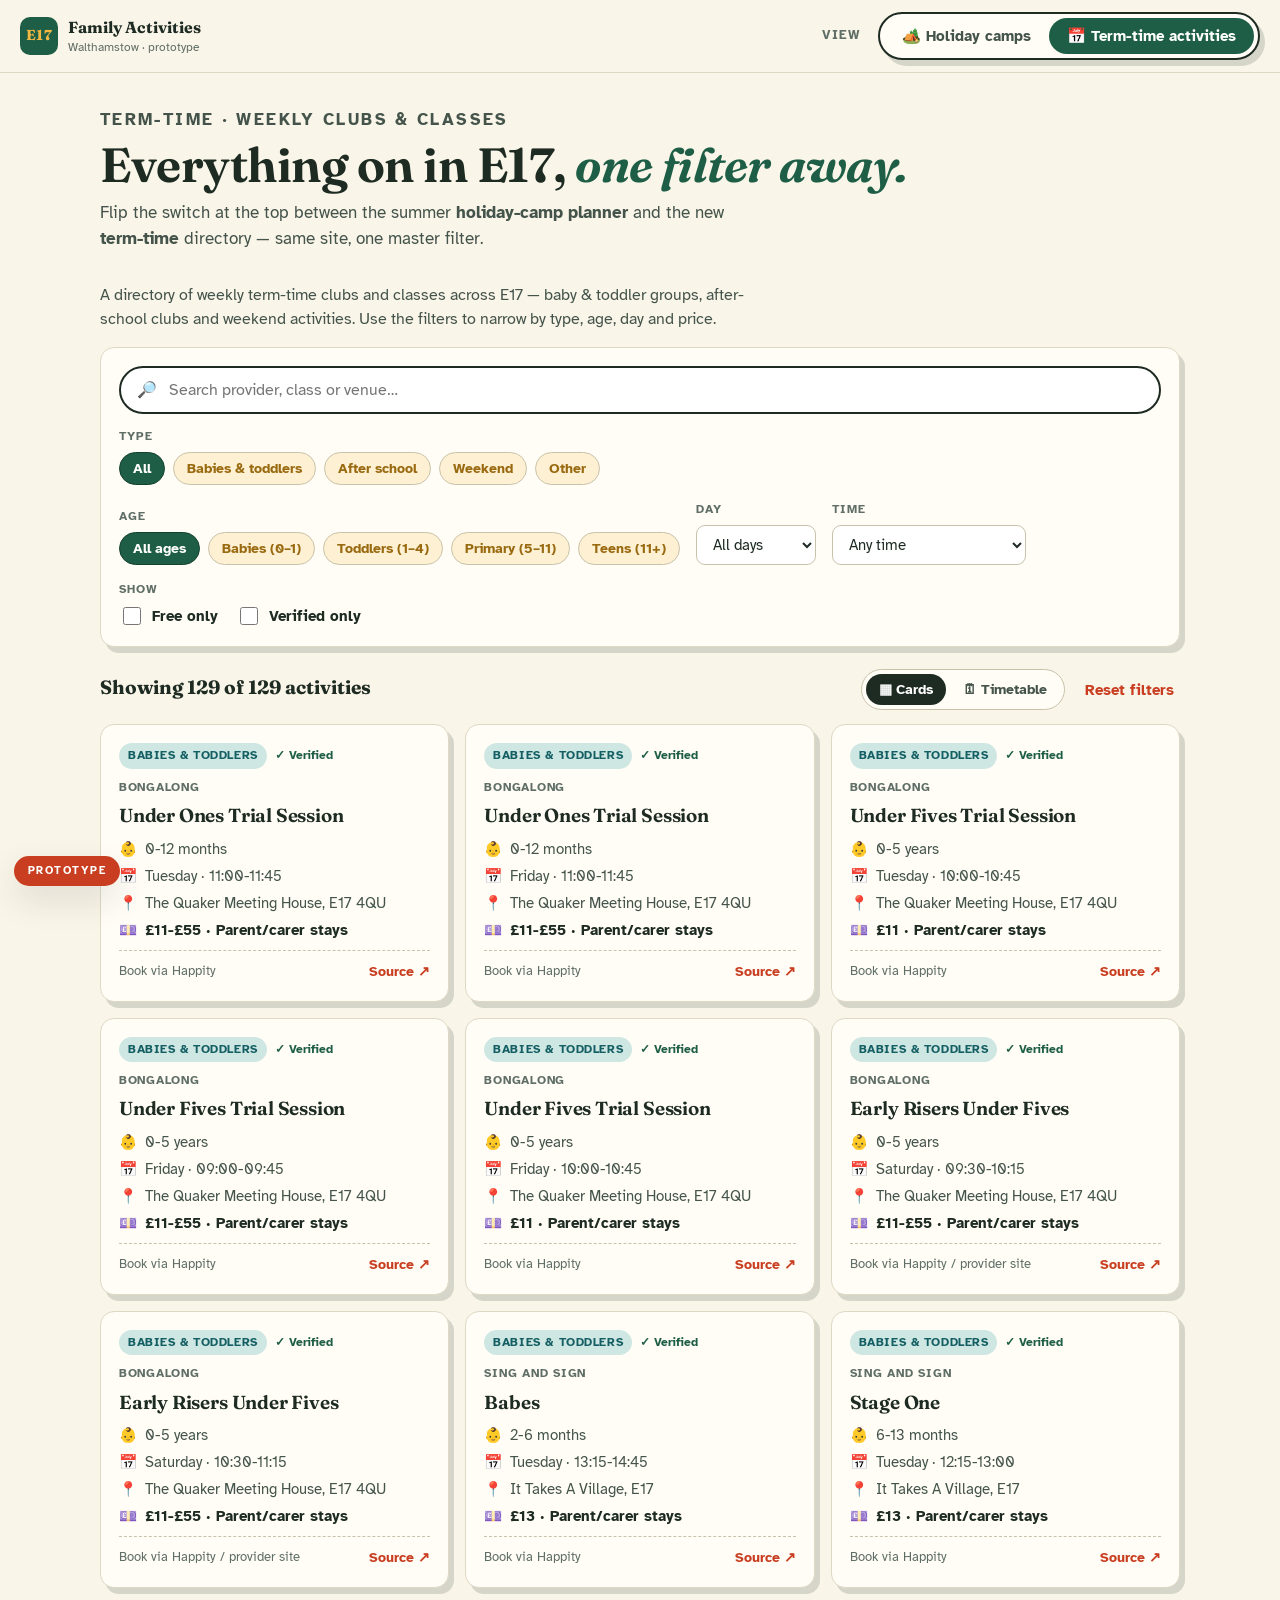
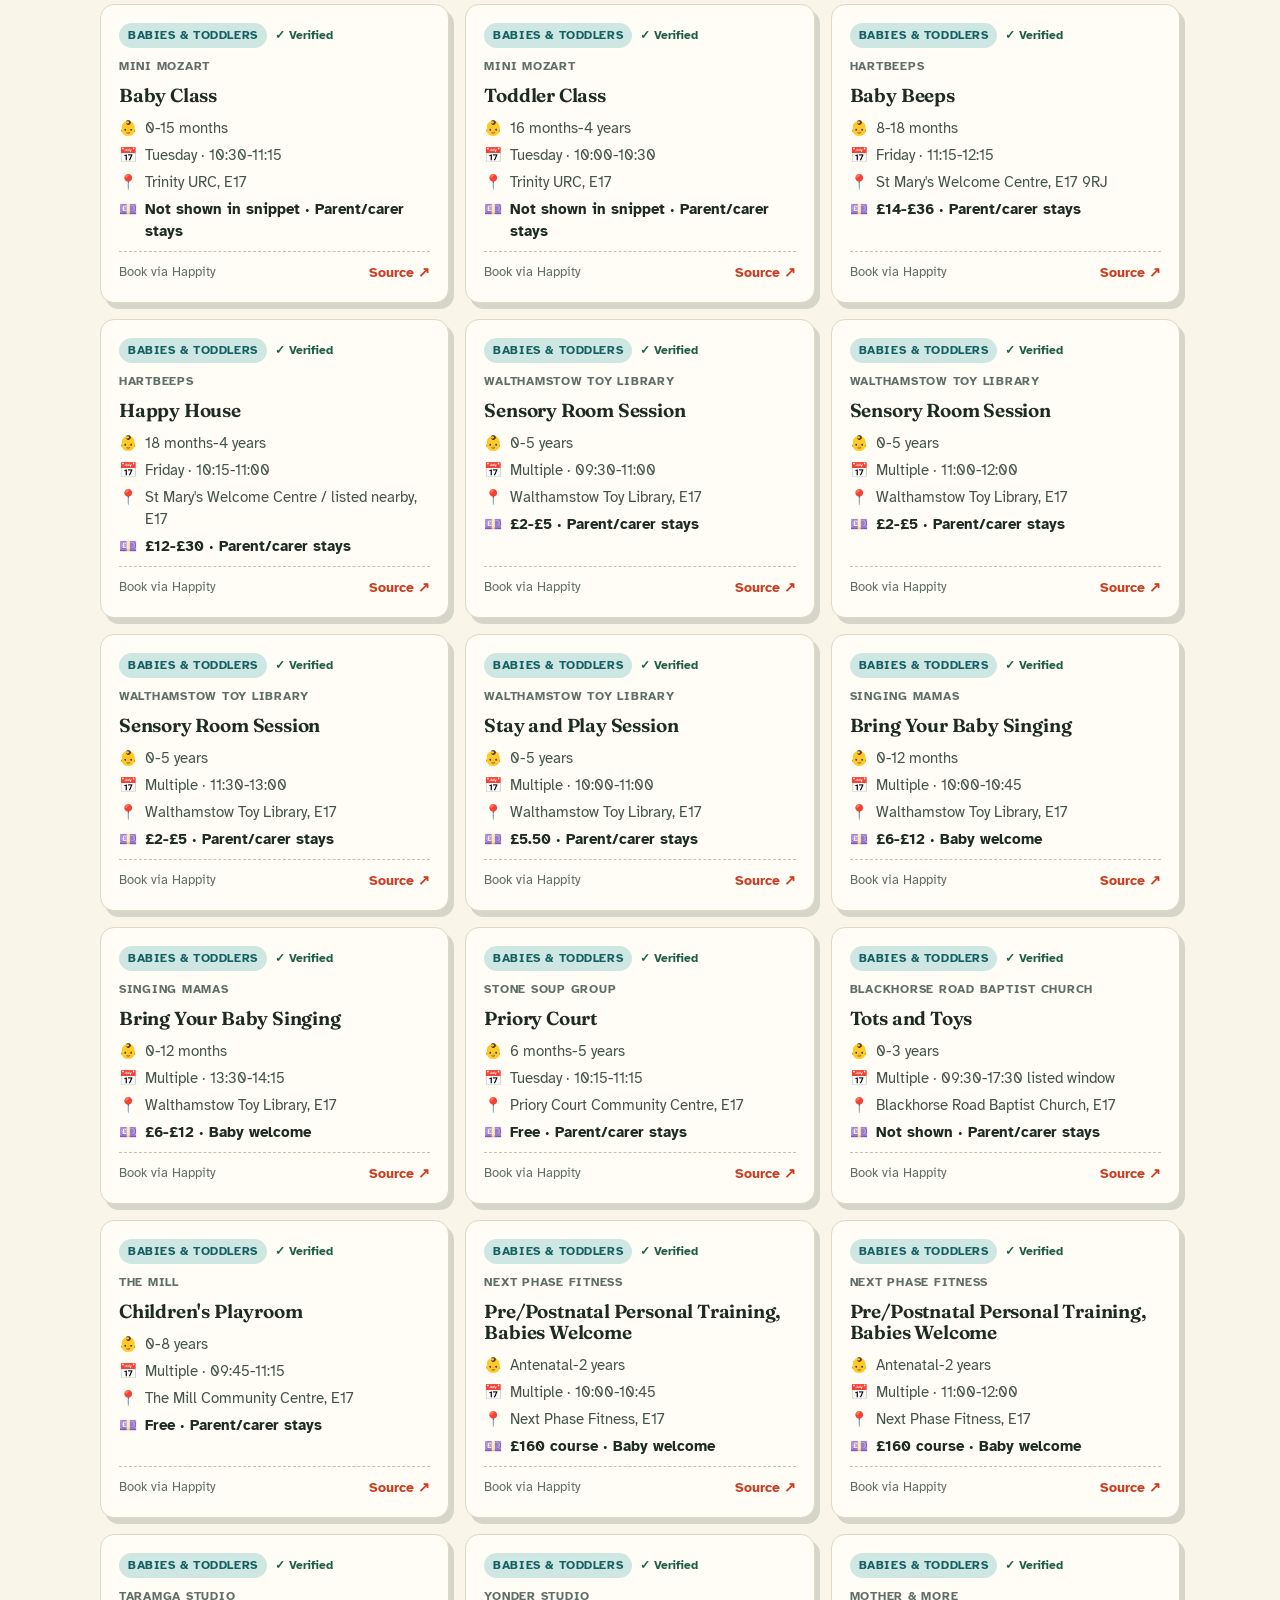
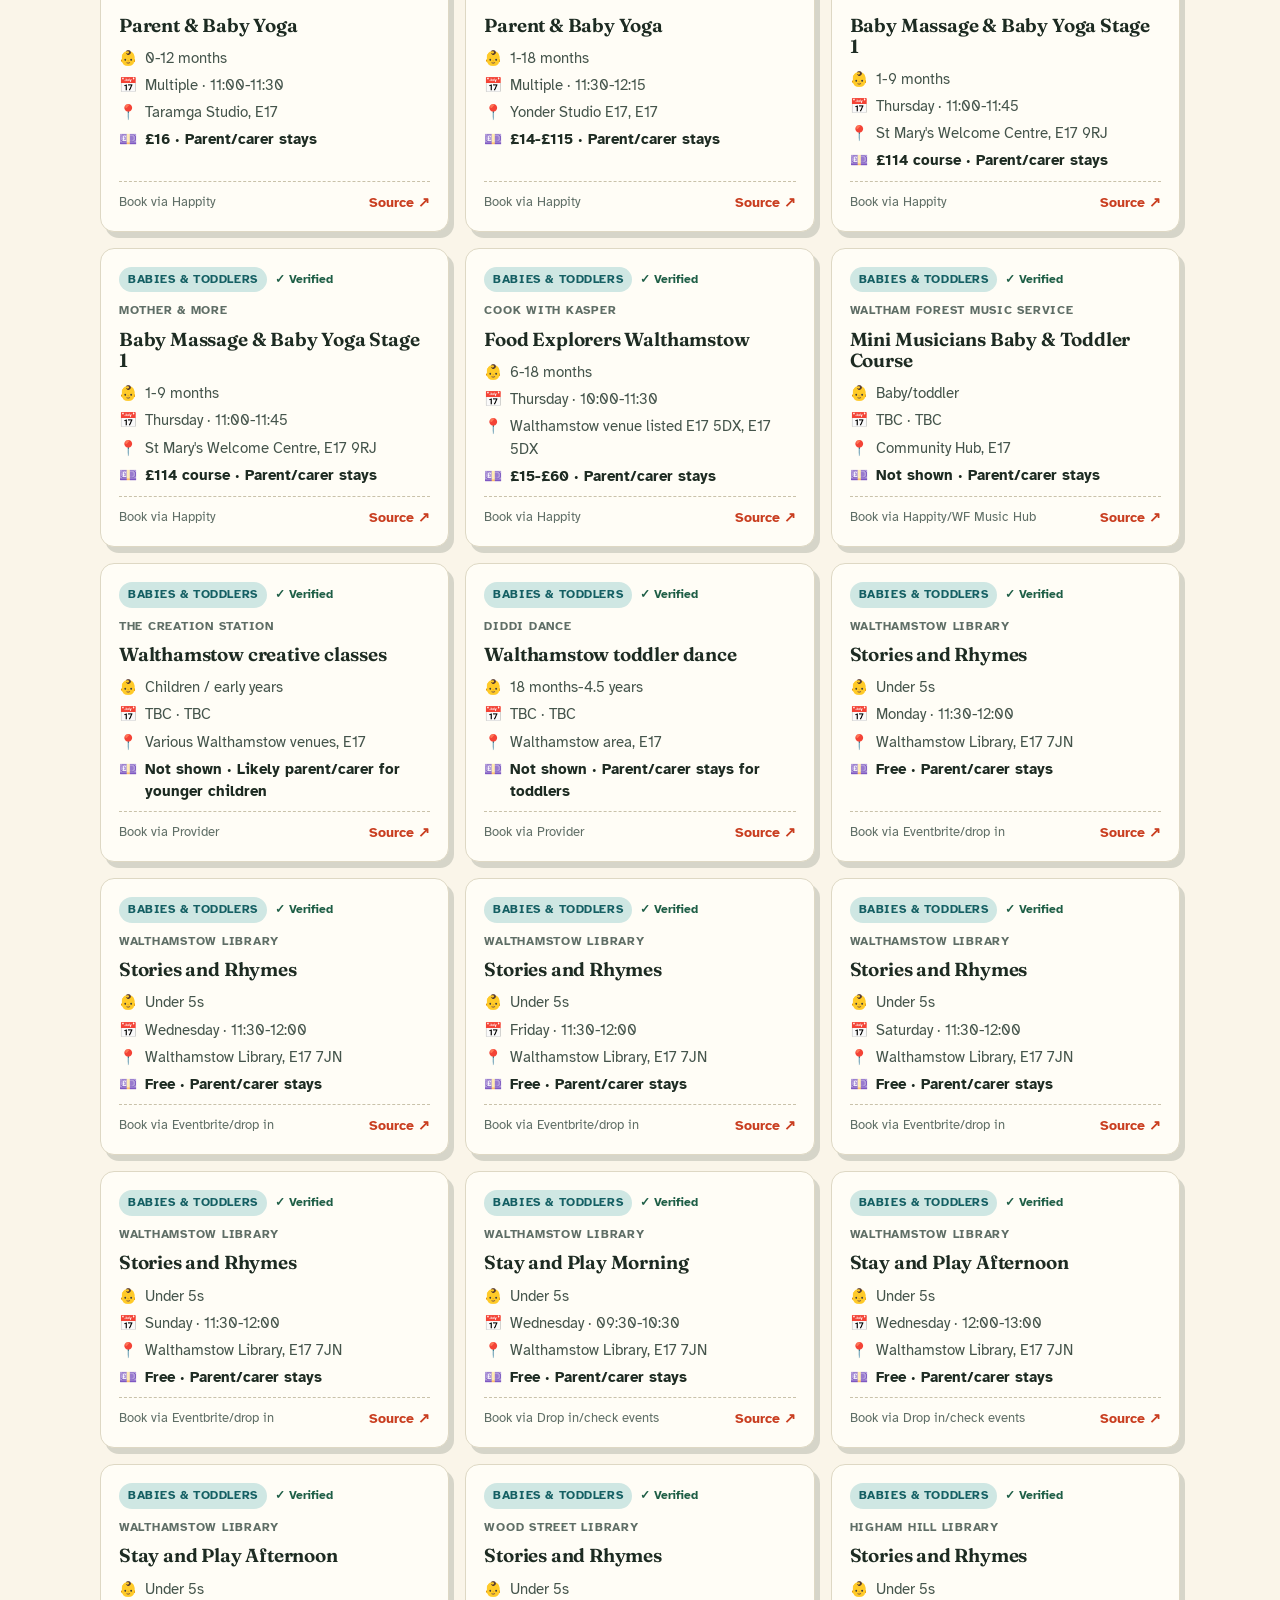
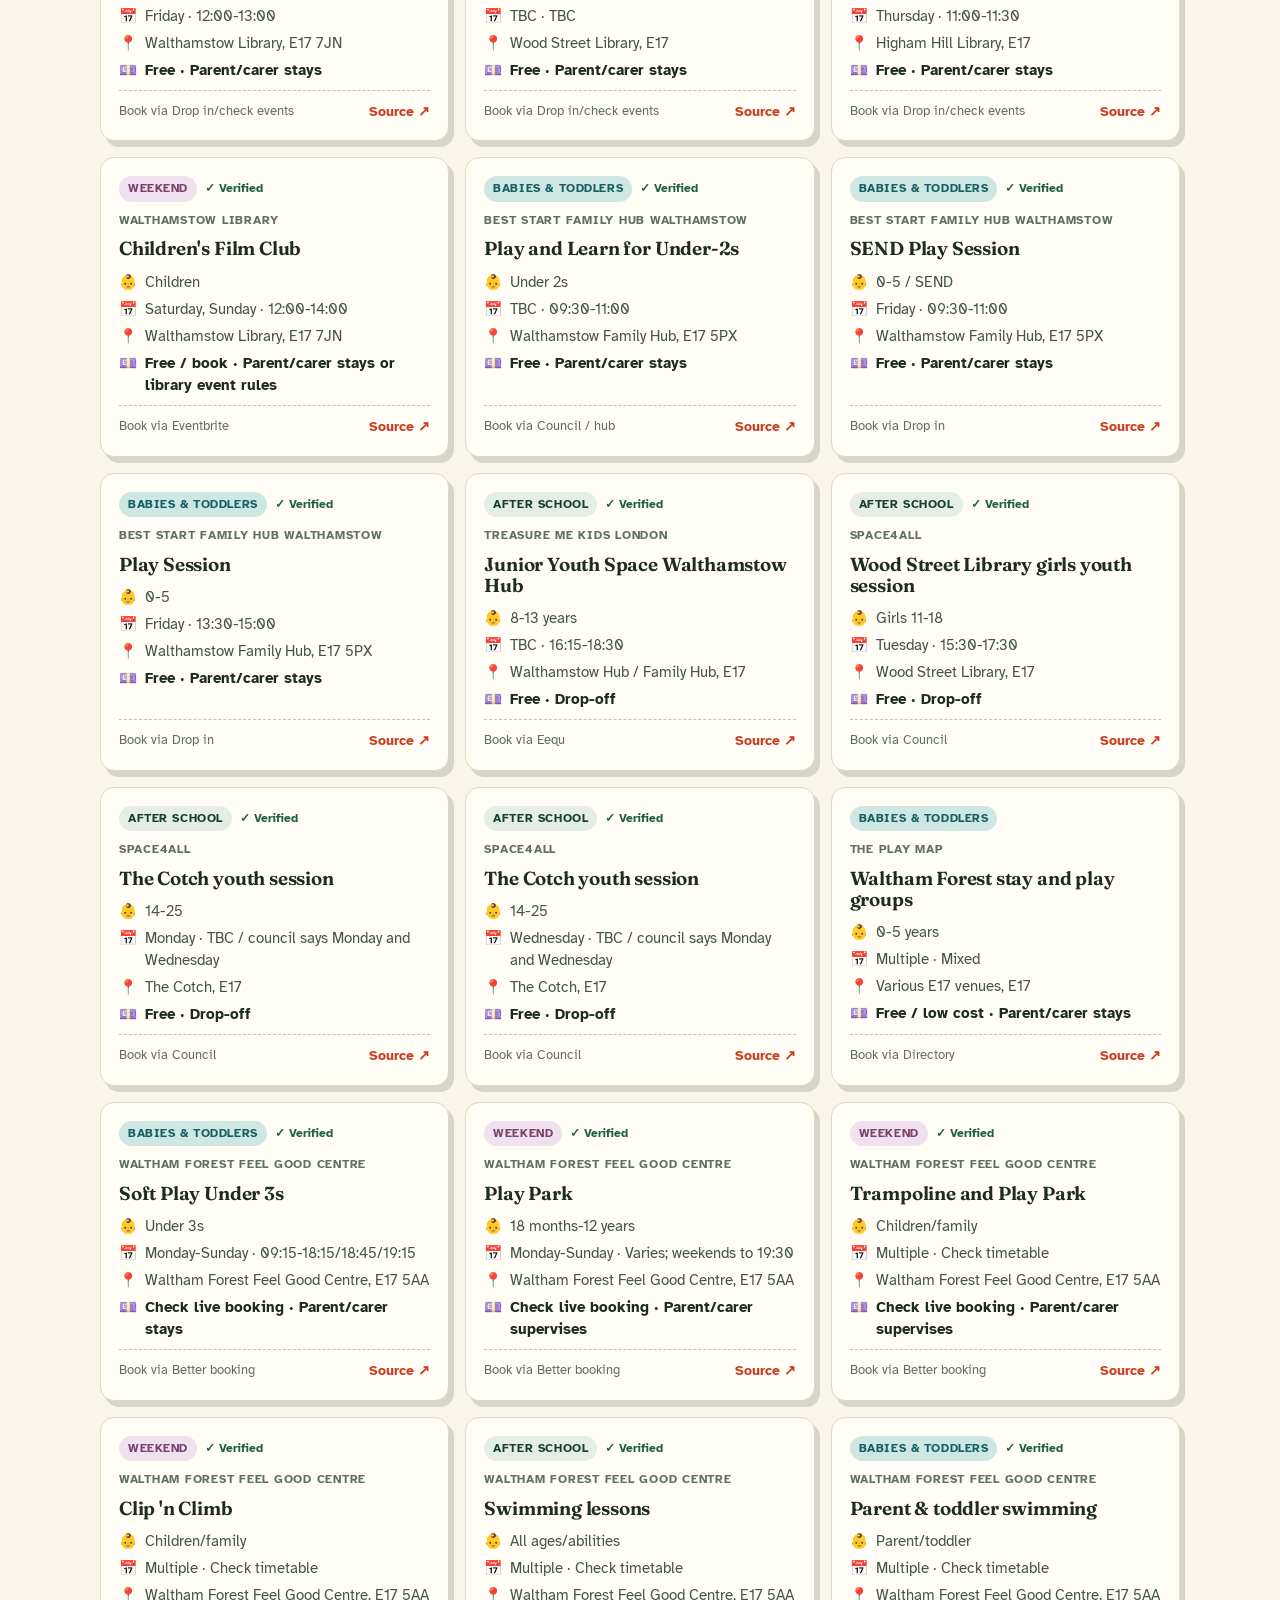
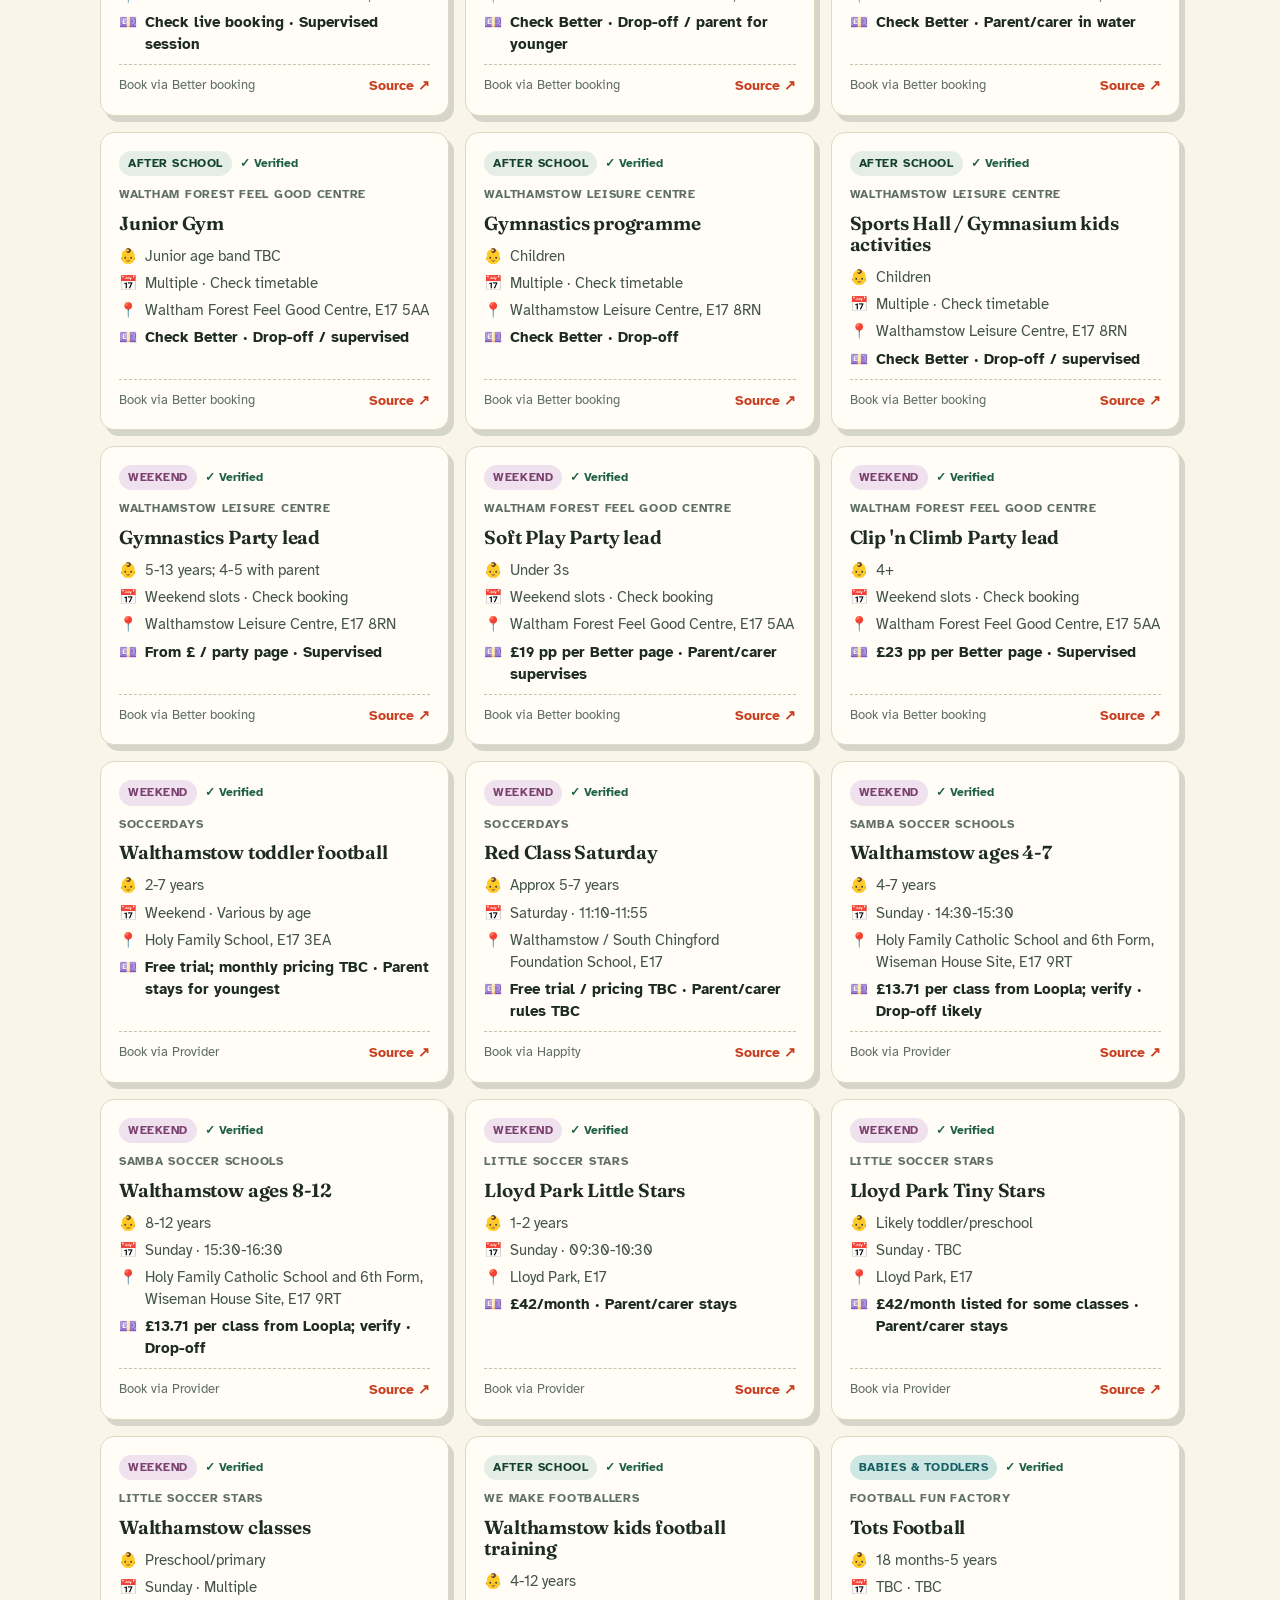
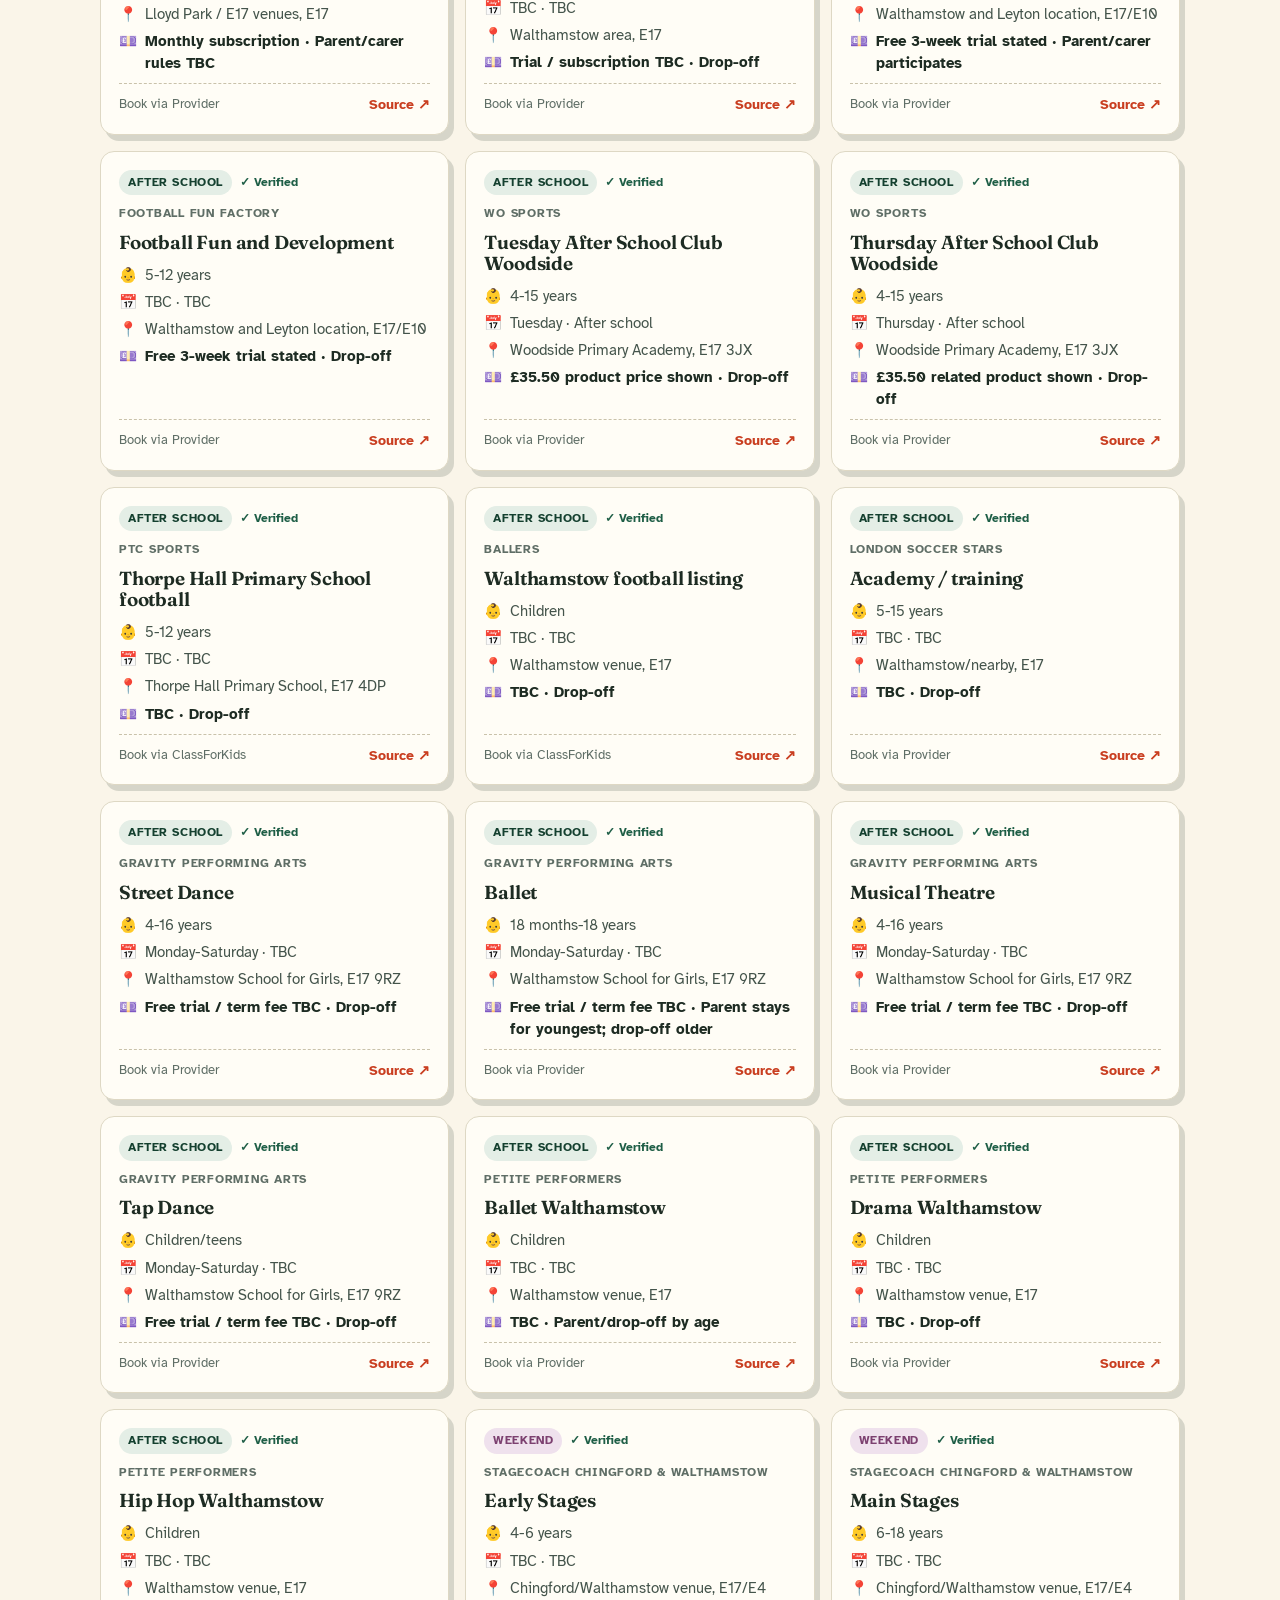
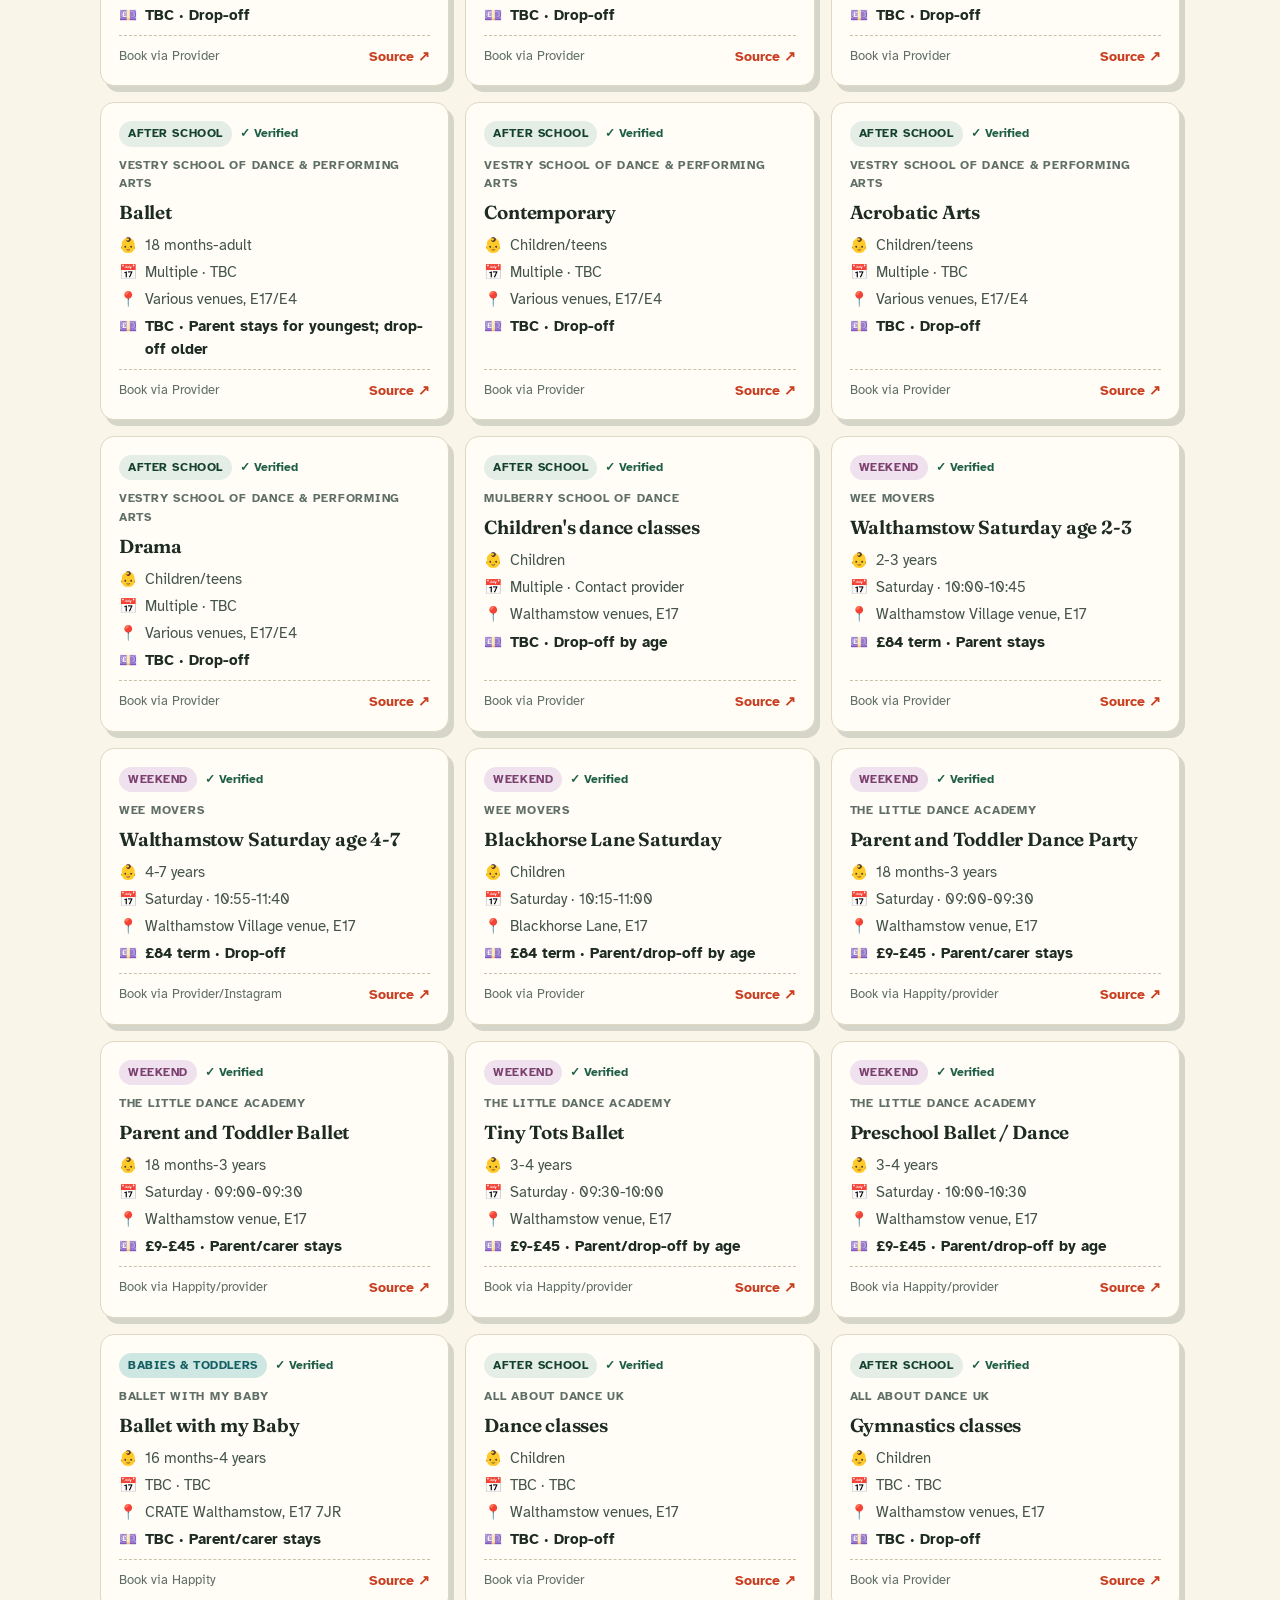
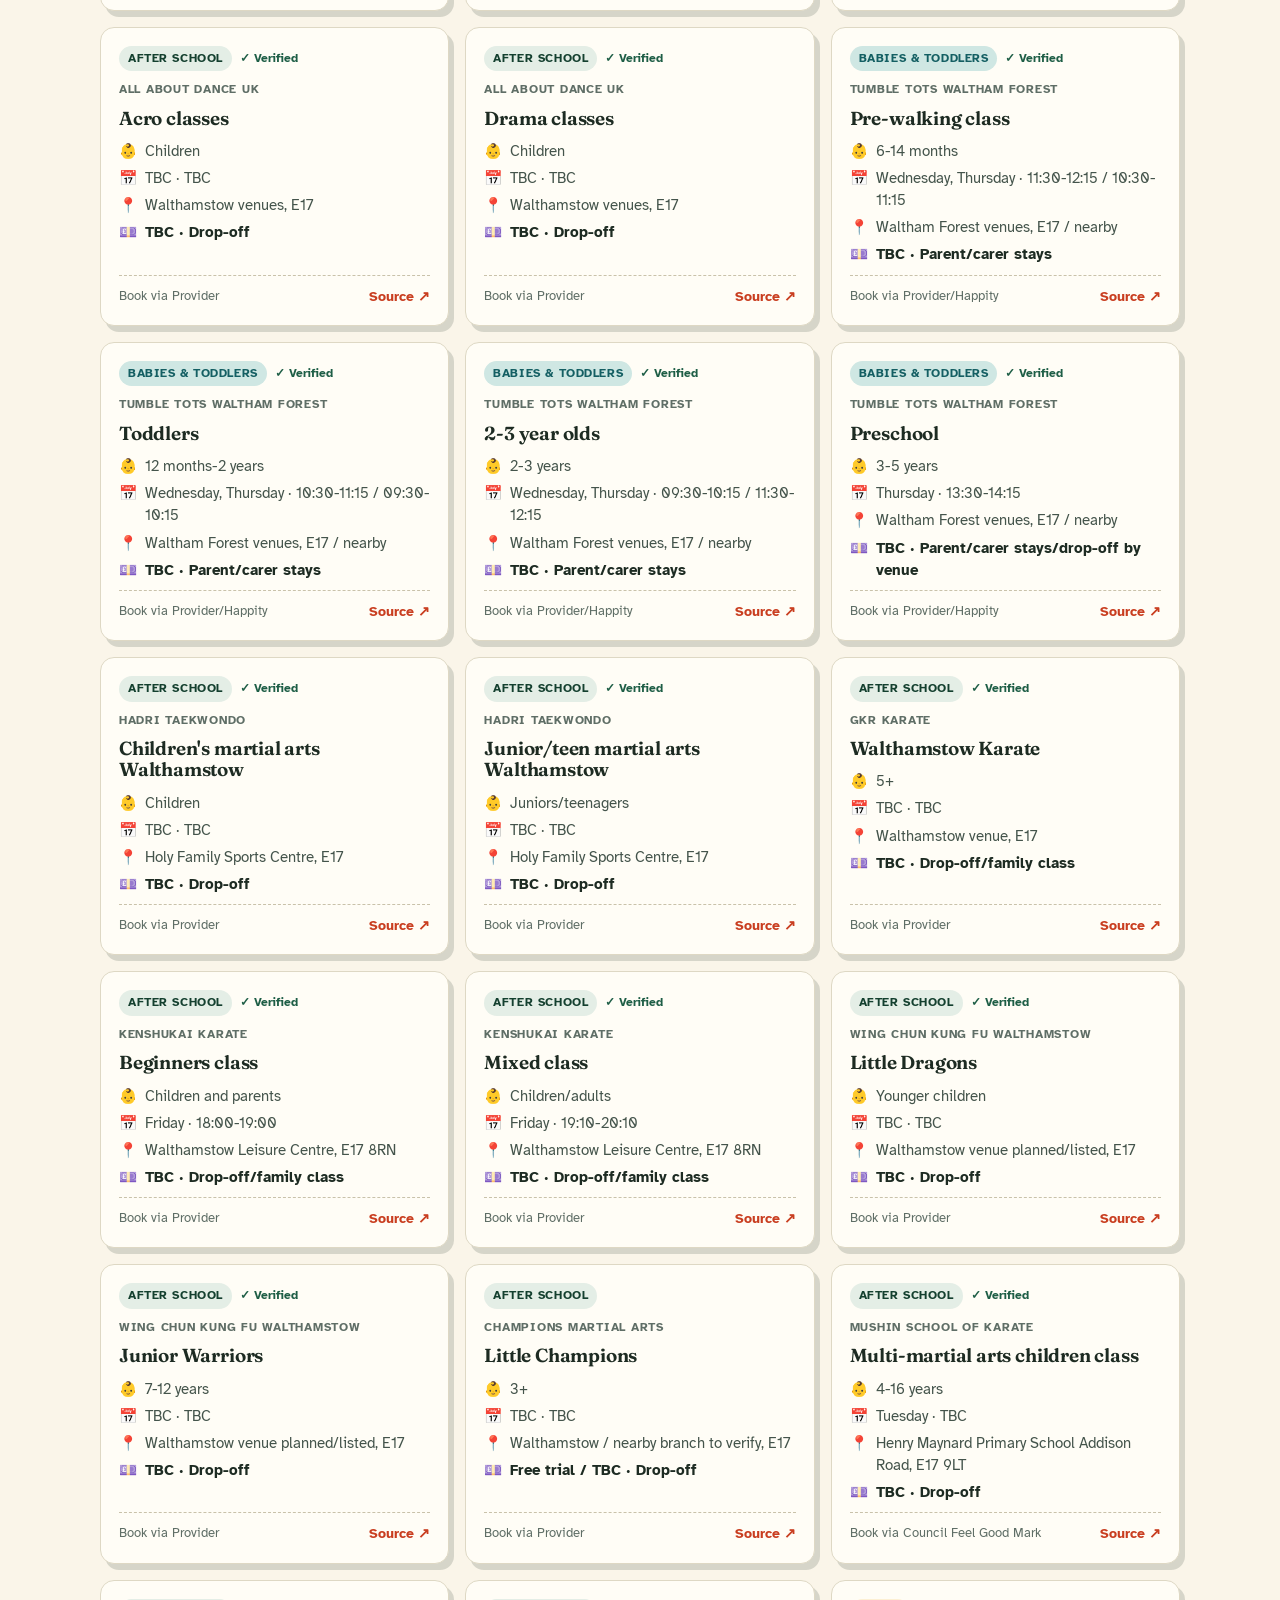
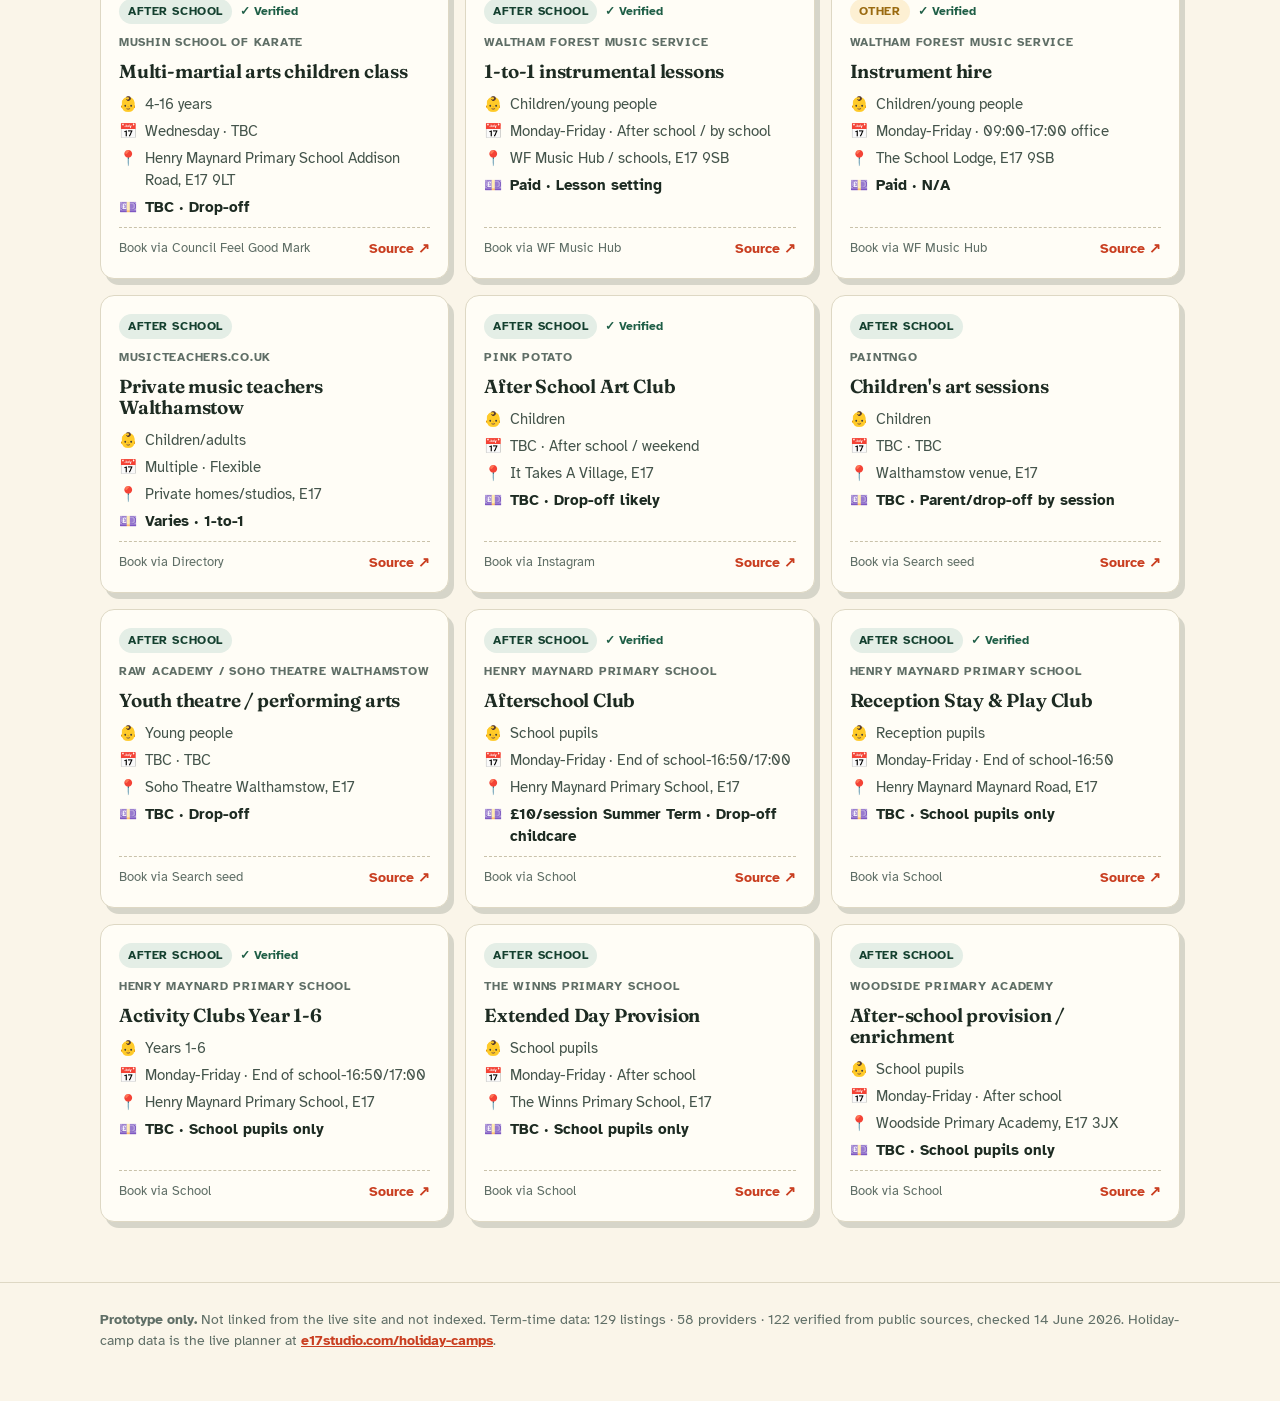
<file: holiday-camps2test/index.html>
<!doctype html>
<html lang="en">
  <head>
    <meta charset="utf-8" />
    <meta name="viewport" content="width=device-width, initial-scale=1" />
    <meta name="robots" content="noindex,nofollow" />
    <title>E17 Family Activities — prototype (Holiday camps + Term-time)</title>
    <meta name="description" content="Prototype: a single top filter switching between summer holiday camps and term-time activities across Walthamstow E17." />
    <link rel="preconnect" href="https://fonts.googleapis.com" />
    <link rel="preconnect" href="https://fonts.gstatic.com" crossorigin />
    <link
      href="https://fonts.googleapis.com/css2?family=Fraunces:ital,opsz,wght@0,9..144,400..900;1,9..144,400..700&family=Atkinson+Hyperlegible:ital,wght@0,400;0,700;1,400&display=swap"
      rel="stylesheet"
    />
    <style>
      :root {
        --ink: #1d2b22; --ink-soft: #44544b; --muted: #5f6e66;
        --paper: #faf5e9; --panel: #fffdf6; --line: #ded8c4; --line-strong: #c9c2aa;
        --green: #1e5e46; --green-deep: #14402f; --green-tint: #e4eee6;
        --tomato: #c93e20; --tomato-bright: #e2502f; --tomato-tint: #fbe9e2;
        --marigold: #f4b942; --marigold-deep: #9a6a10; --marigold-tint: #fdf0d3;
        --sky: #cfe7e3; --sky-deep: #145f63; --plum: #7c4070;
        --shadow-pop: 5px 6px 0 rgba(29, 43, 34, 0.16);
        --shadow-soft: 0 14px 34px rgba(29, 43, 34, 0.12);
        --radius: 14px; --radius-sm: 9px;
        --font-display: "Fraunces", Georgia, serif;
        --font-body: "Atkinson Hyperlegible", "Trebuchet MS", sans-serif;
      }
      * { box-sizing: border-box; }
      html { scroll-behavior: smooth; }
      body {
        margin: 0; color: var(--ink); background: var(--paper);
        font-family: var(--font-body); font-size: 1rem; line-height: 1.5;
      }
      h1, h2, h3, h4 { font-family: var(--font-display); font-weight: 640; letter-spacing: -0.01em; margin: 0; }
      p { margin: 0; }
      a { color: inherit; }
      .wrap { max-width: 1120px; margin: 0 auto; padding: 0 20px; }

      /* prototype ribbon */
      .proto {
        position: fixed; left: 14px; bottom: 14px;
        background: var(--tomato); color: #fff; font-weight: 700; letter-spacing: .14em;
        font-size: .66rem; padding: 7px 14px; border-radius: 999px; z-index: 60; box-shadow: var(--shadow-soft);
      }

      /* sticky masthead with the master toggle */
      .masthead {
        position: sticky; top: 0; z-index: 40;
        background: rgba(250, 245, 233, 0.92); backdrop-filter: blur(8px);
        border-bottom: 1.5px solid var(--line);
      }
      .masthead-inner { display: flex; align-items: center; gap: 18px; flex-wrap: wrap; padding: 12px 20px; }
      .brand { display: inline-flex; align-items: center; gap: 10px; font-family: var(--font-display); font-weight: 700; text-decoration: none; }
      .brand-mark {
        display: inline-grid; place-items: center; width: 38px; height: 38px;
        background: var(--green); color: var(--marigold); border-radius: 10px; font-size: .9rem; letter-spacing: .02em;
      }
      .brand small { display: block; font-family: var(--font-body); font-weight: 400; color: var(--muted); font-size: .72rem; }

      .toggle-label { margin-left: auto; font-size: .82rem; color: var(--muted); font-weight: 700; text-transform: uppercase; letter-spacing: .08em; }
      .switch {
        display: inline-flex; background: var(--panel); border: 2px solid var(--ink);
        border-radius: 999px; padding: 4px; box-shadow: var(--shadow-pop);
      }
      .switch button {
        font-family: var(--font-body); font-weight: 700; font-size: .95rem;
        border: 0; background: transparent; color: var(--ink-soft);
        padding: 9px 18px; border-radius: 999px; cursor: pointer; display: inline-flex; align-items: center; gap: 8px;
        transition: background .15s, color .15s;
      }
      .switch button[aria-pressed="true"] { background: var(--green); color: #fff; }
      .switch button:focus-visible { outline: 3px solid var(--marigold); outline-offset: 2px; }

      /* hero */
      .hero { padding: 34px 0 8px; }
      .eyebrow { text-transform: uppercase; letter-spacing: .14em; font-size: .74rem; font-weight: 700; color: var(--tomato); }
      .hero h1 { font-size: clamp(1.9rem, 4vw, 3rem); margin: 8px 0 10px; line-height: 1.04; }
      .hero h1 em { font-style: italic; color: var(--green); }
      .hero p { max-width: 60ch; color: var(--ink-soft); font-size: 1.06rem; }

      .panel { padding: 18px 0 60px; }
      .panel[hidden] { display: none; }

      /* holiday-camps summary card */
      .promo {
        margin-top: 14px; background: var(--green); color: #fff; border-radius: var(--radius);
        padding: 28px; box-shadow: var(--shadow-soft); display: grid; gap: 16px;
      }
      .promo h2 { color: #fff; font-size: 1.7rem; }
      .promo p { color: #e9f1ec; max-width: 62ch; }
      .promo .stats { display: flex; flex-wrap: wrap; gap: 10px; }
      .promo .stat { background: rgba(255,255,255,.12); border: 1px solid rgba(255,255,255,.25); border-radius: 999px; padding: 7px 14px; font-size: .9rem; font-weight: 700; }
      .btn {
        display: inline-flex; align-items: center; gap: 8px; align-self: start;
        font-family: var(--font-body); font-weight: 700; text-decoration: none; cursor: pointer;
        padding: 12px 20px; border-radius: 999px; border: 2px solid transparent;
      }
      .btn-solid { background: var(--marigold); color: var(--ink); box-shadow: var(--shadow-pop); }
      .btn-solid:hover { background: #ffce5e; }

      /* filter bar */
      .intro { color: var(--ink-soft); max-width: 66ch; margin: 6px 0 16px; }
      .filters {
        background: var(--panel); border: 1.5px solid var(--line); border-radius: var(--radius);
        padding: 18px; box-shadow: var(--shadow-pop); display: grid; gap: 14px;
      }
      .filters .search { display: flex; align-items: center; gap: 10px; border: 2px solid var(--ink); border-radius: 999px; padding: 10px 16px; background: #fff; }
      .filters .search input { border: 0; outline: 0; font-family: var(--font-body); font-size: 1rem; width: 100%; background: transparent; }
      .frow { display: flex; flex-wrap: wrap; gap: 16px; align-items: flex-end; }
      .fgroup { display: grid; gap: 6px; }
      .fgroup > span { font-size: .74rem; font-weight: 700; text-transform: uppercase; letter-spacing: .08em; color: var(--muted); }
      .chips { display: flex; flex-wrap: wrap; gap: 8px; }
      .chip {
        font-family: var(--font-body); font-weight: 700; font-size: .88rem; cursor: pointer;
        background: var(--marigold-tint); color: var(--marigold-deep); border: 1.5px solid var(--line-strong);
        border-radius: 999px; padding: 7px 13px;
      }
      .chip[aria-pressed="true"] { background: var(--green); color: #fff; border-color: var(--green-deep); }
      select { font-family: var(--font-body); font-size: .95rem; padding: 9px 12px; border-radius: var(--radius-sm); border: 1.5px solid var(--line-strong); background: #fff; color: var(--ink); }
      .switches { display: flex; gap: 18px; flex-wrap: wrap; }
      .toggle { display: inline-flex; align-items: center; gap: 8px; font-weight: 700; font-size: .92rem; cursor: pointer; }
      .toggle input { width: 18px; height: 18px; accent-color: var(--green); }

      .resultbar { display: flex; align-items: baseline; justify-content: space-between; gap: 12px; margin: 22px 0 14px; flex-wrap: wrap; }
      .resultbar strong { font-family: var(--font-display); font-size: 1.2rem; }
      .linkbtn { background: none; border: 0; color: var(--tomato); font-weight: 700; cursor: pointer; font-family: var(--font-body); font-size: .95rem; }

      /* cards */
      .grid { display: grid; grid-template-columns: repeat(auto-fill, minmax(290px, 1fr)); gap: 16px; }
      .grid[hidden] { display: none; }
      .card {
        background: var(--panel); border: 1.5px solid var(--line); border-radius: var(--radius);
        padding: 18px; box-shadow: var(--shadow-pop); display: flex; flex-direction: column; gap: 9px;
      }
      .card .tagrow { display: flex; align-items: center; gap: 8px; flex-wrap: wrap; }
      .tag { font-size: .72rem; font-weight: 700; text-transform: uppercase; letter-spacing: .05em; padding: 4px 9px; border-radius: 999px; }
      .tag.s-baby { background: var(--sky); color: var(--sky-deep); }
      .tag.s-after { background: var(--green-tint); color: var(--green-deep); }
      .tag.s-weekend { background: #efe1ed; color: var(--plum); }
      .tag.s-other { background: var(--marigold-tint); color: var(--marigold-deep); }
      .vbadge { font-size: .72rem; font-weight: 700; color: var(--green); display: inline-flex; align-items: center; gap: 4px; }
      .kicker { font-size: .78rem; font-weight: 700; color: var(--muted); text-transform: uppercase; letter-spacing: .06em; }
      .card h3 { font-size: 1.18rem; line-height: 1.12; }
      .meta { display: grid; gap: 5px; margin-top: 2px; font-size: .92rem; color: var(--ink-soft); }
      .meta .row { display: flex; gap: 8px; }
      .meta .row .ic { width: 18px; flex: none; text-align: center; }
      .price { font-weight: 700; color: var(--ink); }
      .card .foot { margin-top: auto; padding-top: 10px; border-top: 1px dashed var(--line-strong); display: flex; align-items: center; justify-content: space-between; gap: 10px; }
      .card .foot .book { font-size: .82rem; color: var(--muted); }
      .card .foot a { font-weight: 700; color: var(--tomato); text-decoration: none; font-size: .9rem; white-space: nowrap; }

      .resultbar-right { display: flex; gap: 14px; align-items: center; flex-wrap: wrap; }
      .viewswitch { display: inline-flex; gap: 4px; background: var(--panel); border: 1.5px solid var(--line-strong); border-radius: 999px; padding: 4px; }
      .viewswitch button { font-family: var(--font-body); font-weight: 700; font-size: .86rem; border: 0; background: transparent; color: var(--ink-soft); padding: 7px 13px; border-radius: 999px; cursor: pointer; }
      .viewswitch button[aria-pressed="true"] { background: var(--ink); color: #fff; }

      .tt-wrap { overflow-x: auto; border: 1.5px solid var(--line); border-radius: var(--radius); box-shadow: var(--shadow-pop); background: var(--panel); }
      .tt-wrap[hidden] { display: none; }
      table.tt { border-collapse: collapse; width: 100%; min-width: 760px; }
      table.tt th, table.tt td { border: 1px solid var(--line); vertical-align: top; padding: 8px; text-align: left; }
      table.tt thead th { position: sticky; top: 64px; background: var(--green); color: #fff; font-family: var(--font-display); font-weight: 640; font-size: .95rem; z-index: 2; }
      table.tt th.band { background: var(--marigold-tint); color: var(--marigold-deep); font-family: var(--font-body); text-transform: uppercase; letter-spacing: .06em; font-size: .72rem; width: 92px; white-space: nowrap; }
      .tt-item { font-size: .82rem; line-height: 1.22; padding: 5px 7px; border-radius: 8px; background: var(--paper); border: 1px solid var(--line); margin-bottom: 6px; }
      .tt-item:last-child { margin-bottom: 0; }
      .tt-item .p { font-weight: 700; }
      .tt-item .t { color: var(--muted); font-size: .78rem; }
      .tt-dot { display: inline-block; width: 8px; height: 8px; border-radius: 50%; margin-right: 5px; vertical-align: middle; }
      .dot-baby { background: var(--sky-deep); } .dot-after { background: var(--green); } .dot-weekend { background: var(--plum); } .dot-other { background: var(--marigold-deep); }
      .tt-emptycell { color: var(--line-strong); font-size: .8rem; }
      .tt-flex { margin-top: 16px; background: var(--panel); border: 1.5px dashed var(--line-strong); border-radius: var(--radius); padding: 14px 16px; font-size: .9rem; color: var(--ink-soft); }
      .tt-flex[hidden] { display: none; }
      .tt-flex strong { color: var(--ink); }

      .empty { text-align: center; padding: 50px 20px; color: var(--muted); }
      footer.site { border-top: 1.5px solid var(--line); padding: 26px 0 50px; color: var(--muted); font-size: .88rem; }
      footer.site a { color: var(--tomato); font-weight: 700; }
      @media (max-width: 600px) {
        .toggle-label { display: none; }
        .masthead-inner { gap: 12px; }
        .switch { width: 100%; }
        .switch button { flex: 1; justify-content: center; padding: 9px 8px; }
      }
    </style>
  </head>
  <body>
    <div class="proto" aria-hidden="true">PROTOTYPE</div>

    <div class="masthead">
      <div class="masthead-inner">
        <a class="brand" href="#top">
          <span class="brand-mark" aria-hidden="true">E17</span>
          <span>Family Activities<small>Walthamstow · prototype</small></span>
        </a>
        <span class="toggle-label" aria-hidden="true">View</span>
        <div class="switch" role="group" aria-label="Choose what to browse">
          <button id="tab-holiday" type="button" aria-pressed="false" data-view="holiday">🏕️ Holiday camps</button>
          <button id="tab-termtime" type="button" aria-pressed="true" data-view="termtime">📅 Term-time activities</button>
        </div>
      </div>
    </div>

    <main class="wrap" id="top">
      <section class="hero">
        <p class="eyebrow" id="hero-eyebrow">Term-time · weekly clubs &amp; classes</p>
        <h1 id="hero-title">Everything on in E17, <em>one filter away.</em></h1>
        <p id="hero-sub">Flip the switch at the top between the summer <strong>holiday-camp planner</strong> and the new <strong>term-time</strong> directory — same site, one master filter.</p>
      </section>

      <!-- HOLIDAY CAMPS VIEW -->
      <section class="panel" id="panel-holiday" hidden>
        <div class="promo">
          <h2>Your live summer holiday-camp planner</h2>
          <p>This is the existing tool, unchanged — every holiday camp in and around E17 with verified dates, prices and free HAF places, plus a week-by-week budget calculator. The top filter would simply sit above it.</p>
          <div class="stats">
            <span class="stat">41 camps</span>
            <span class="stat">6 summer weeks</span>
            <span class="stat">Budget calculator</span>
            <span class="stat">Free HAF places</span>
          </div>
          <a class="btn btn-solid" href="https://e17studio.com/holiday-camps/">Open the holiday-camp planner →</a>
        </div>
      </section>

      <!-- TERM-TIME VIEW -->
      <section class="panel" id="panel-termtime">
        <p class="intro">A directory of weekly term-time clubs and classes across E17 — baby &amp; toddler groups, after-school clubs and weekend activities. Use the filters to narrow by type, age, day and price.</p>

        <div class="filters" aria-label="Term-time filters">
          <label class="search">
            <span aria-hidden="true">🔎</span>
            <input id="q" type="search" placeholder="Search provider, class or venue…" aria-label="Search term-time activities" />
          </label>
          <div class="frow">
            <div class="fgroup">
              <span>Type</span>
              <div class="chips" id="streamChips"></div>
            </div>
            <div class="fgroup">
              <span>Age</span>
              <div class="chips" id="ageChips"></div>
            </div>
            <div class="fgroup">
              <span>Day</span>
              <select id="day" aria-label="Filter by day"></select>
            </div>
            <div class="fgroup">
              <span>Time</span>
              <select id="time" aria-label="Filter by time of day">
                <option value="all">Any time</option>
                <option value="Morning">Morning (before 12pm)</option>
                <option value="Afternoon">Afternoon (12–5pm)</option>
                <option value="Evening">Evening (after 5pm)</option>
                <option value="TBC">Time to confirm</option>
              </select>
            </div>
            <div class="fgroup">
              <span>Show</span>
              <div class="switches">
                <label class="toggle"><input type="checkbox" id="freeOnly" /> Free only</label>
                <label class="toggle"><input type="checkbox" id="verifiedOnly" /> Verified only</label>
              </div>
            </div>
          </div>
        </div>

        <div class="resultbar">
          <strong id="count">…</strong>
          <div class="resultbar-right">
            <div class="viewswitch" role="group" aria-label="View as">
              <button id="view-cards" type="button" aria-pressed="true">▦ Cards</button>
              <button id="view-tt" type="button" aria-pressed="false">🗓 Timetable</button>
            </div>
            <button class="linkbtn" id="reset" type="button">Reset filters</button>
          </div>
        </div>

        <div class="grid" id="grid"></div>
        <div class="empty" id="empty" hidden>No activities match those filters — try widening them.</div>
        <div class="tt-wrap" id="timetable" hidden></div>
        <div class="tt-flex" id="ttflex" hidden></div>
      </section>
    </main>

    <footer class="site">
      <div class="wrap">
        <p><strong>Prototype only.</strong> Not linked from the live site and not indexed. Term-time data: <span id="dataline">…</span> from public sources, checked 14 June 2026. Holiday-camp data is the live planner at <a href="https://e17studio.com/holiday-camps/">e17studio.com/holiday-camps</a>.</p>
      </div>
    </footer>

    <script>
      const DATA_URL = "term-time-data.json";
      const state = { view: "termtime", q: "", stream: "all", age: "all", day: "all", time: "all", free: false, verified: false, ttView: "cards" };
      const WD = ["Monday", "Tuesday", "Wednesday", "Thursday", "Friday", "Saturday", "Sunday"];
      let DATA = [];

      const esc = (s) => String(s == null ? "" : s).replace(/[&<>"]/g, (c) => ({ "&": "&amp;", "<": "&lt;", ">": "&gt;", '"': "&quot;" }[c]));
      const streamOf = (cat) => {
        const c = (cat || "").toLowerCase();
        if (c.includes("baby") || c.includes("toddler")) return "Babies & toddlers";
        if (c.includes("after school")) return "After school";
        if (c.includes("weekend")) return "Weekend";
        return "Other";
      };
      const streamClass = (s) => ({ "Babies & toddlers": "s-baby", "After school": "s-after", "Weekend": "s-weekend" }[s] || "s-other");
      const AGE_BANDS = {
        all: null,
        "Babies (0–1)": [0, 1],
        "Toddlers (1–4)": [1, 4],
        "Primary (5–11)": [5, 11],
        "Teens (11+)": [11, 99],
      };

      // expand "Monday-Friday" / "Weekend" / single days into weekday names; [] = flexible/TBC
      function expandDays(days) {
        const set = new Set();
        (days || []).forEach((tok) => {
          const t = String(tok).toLowerCase();
          const range = t.match(/(monday|tuesday|wednesday|thursday|friday|saturday|sunday)\s*(?:-|–|to)\s*(monday|tuesday|wednesday|thursday|friday|saturday|sunday)/);
          if (range) {
            const a = WD.findIndex((w) => w.toLowerCase() === range[1]);
            const b = WD.findIndex((w) => w.toLowerCase() === range[2]);
            if (a >= 0 && b >= 0 && a <= b) { for (let i = a; i <= b; i++) set.add(WD[i]); return; }
          }
          if (t.includes("weekend")) { set.add("Saturday"); set.add("Sunday"); return; }
          WD.forEach((w) => { if (t.includes(w.toLowerCase())) set.add(w); });
        });
        return WD.filter((w) => set.has(w));
      }
      function startMin(timeStr) {
        if (!timeStr) return null;
        const m = String(timeStr).match(/\b([01]?\d|2[0-3]):([0-5]\d)\b/);
        return m ? parseInt(m[1], 10) * 60 + parseInt(m[2], 10) : null;
      }
      function timeBand(rec) {
        const s = startMin(rec.time);
        if (s != null) { if (s < 720) return "Morning"; if (s < 1020) return "Afternoon"; return "Evening"; }
        if (/after school|end of school/i.test(rec.time || "")) return "Afternoon";
        return "TBC";
      }
      const DOT = { "Babies & toddlers": "dot-baby", "After school": "dot-after", "Weekend": "dot-weekend" };

      function ageMatch(rec, band) {
        if (band === "all") return true;
        if (rec.ageMin == null) return true; // unknown age -> don't exclude
        const [blo, bhi] = AGE_BANDS[band];
        const rhi = rec.ageMax == null ? 99 : rec.ageMax;
        return rec.ageMin <= bhi && rhi >= blo;
      }
      function dayMatch(rec, day) {
        if (day === "all") return true;
        const ex = expandDays(rec.days);
        if (ex.length === 0) return true; // flexible / multiple / TBC → could run any day
        return ex.includes(day);
      }
      function visible(rec) {
        const q = state.q.trim().toLowerCase();
        if (q) {
          const hay = [rec.provider, rec.listing, rec.venue, rec.sub].join(" ").toLowerCase();
          if (!hay.includes(q)) return false;
        }
        if (state.stream !== "all" && streamOf(rec.cat) !== state.stream) return false;
        if (!ageMatch(rec, state.age)) return false;
        if (!dayMatch(rec, state.day)) return false;
        if (state.time !== "all" && timeBand(rec) !== state.time) return false;
        if (state.free && !rec.free) return false;
        if (state.verified && !rec.verified) return false;
        return true;
      }

      function cardHTML(r) {
        const s = streamOf(r.cat);
        const v = r.verified ? `<span class="vbadge" title="Verified from a public source">✓ Verified</span>` : "";
        const days = (r.days || []).join(", ");
        const when = [days, r.time].filter(Boolean).join(" · ");
        const place = [r.venue, r.postcode].filter(Boolean).join(", ");
        const parent = r.parent ? ` · ${esc(r.parent)}` : "";
        const book = r.booking ? `<span class="book">Book via ${esc(r.booking)}</span>` : "<span class='book'></span>";
        const src = r.url ? `<a href="${esc(r.url)}" target="_blank" rel="noopener">Source ↗</a>` : "";
        return `<article class="card">
          <div class="tagrow"><span class="tag ${streamClass(s)}">${esc(s)}</span>${v}</div>
          <div class="kicker">${esc(r.provider)}</div>
          <h3>${esc(r.listing || r.provider)}</h3>
          <div class="meta">
            ${r.ages ? `<div class="row"><span class="ic">👶</span><span>${esc(r.ages)}</span></div>` : ""}
            ${when ? `<div class="row"><span class="ic">📅</span><span>${esc(when)}</span></div>` : ""}
            ${place ? `<div class="row"><span class="ic">📍</span><span>${esc(place)}</span></div>` : ""}
            <div class="row"><span class="ic">💷</span><span class="price">${esc(r.price || "Not published")}${parent}</span></div>
          </div>
          <div class="foot">${book}${src}</div>
        </article>`;
      }

      function render() {
        const rows = DATA.filter(visible);
        document.getElementById("count").textContent = `Showing ${rows.length} of ${DATA.length} activities`;
        const cards = state.ttView === "cards";
        document.getElementById("grid").hidden = !cards;
        document.getElementById("empty").hidden = !(cards && rows.length === 0);
        document.getElementById("timetable").hidden = cards;
        if (cards) {
          document.getElementById("grid").innerHTML = rows.map(cardHTML).join("");
          document.getElementById("ttflex").hidden = true;
        } else {
          renderTimetable(rows);
        }
      }

      function renderTimetable(rows) {
        const bands = ["Morning", "Afternoon", "Evening", "TBC"];
        const bandLabel = { Morning: "Morning", Afternoon: "Afternoon", Evening: "Evening", TBC: "Time TBC" };
        const scheduled = rows.filter((r) => expandDays(r.days).length > 0);
        const flexible = rows.filter((r) => expandDays(r.days).length === 0);
        const daysPresent = WD.filter((d) => scheduled.some((r) => expandDays(r.days).includes(d)));
        const tt = document.getElementById("timetable");

        if (!daysPresent.length) {
          tt.innerHTML = `<p style="padding:18px;color:var(--muted)">No day-scheduled activities match these filters.</p>`;
        } else {
          const itemHTML = (r) => {
            const dot = DOT[streamOf(r.cat)] || "dot-other";
            const t = startMin(r.time) != null ? r.time : (/after school|end of school/i.test(r.time || "") ? "After school" : "Time TBC");
            return `<div class="tt-item"><span class="tt-dot ${dot}"></span><span class="p">${esc(r.provider)}</span><div class="t">${esc(t)}</div></div>`;
          };
          const cell = (d, b) => {
            const items = scheduled.filter((r) => expandDays(r.days).includes(d) && timeBand(r) === b);
            return items.length ? `<td>${items.map(itemHTML).join("")}</td>` : `<td><span class="tt-emptycell">—</span></td>`;
          };
          let html = `<table class="tt"><thead><tr><th class="band">Time</th>${daysPresent.map((d) => `<th>${d.slice(0, 3)}</th>`).join("")}</tr></thead><tbody>`;
          bands.forEach((b) => {
            const any = scheduled.some((r) => timeBand(r) === b && expandDays(r.days).some((d) => daysPresent.includes(d)));
            if (!any) return;
            html += `<tr><th class="band">${bandLabel[b]}</th>${daysPresent.map((d) => cell(d, b)).join("")}</tr>`;
          });
          html += `</tbody></table>`;
          tt.innerHTML = html;
        }

        const flex = document.getElementById("ttflex");
        if (flexible.length) {
          const names = flexible.map((r) => esc(r.provider + (r.listing ? " — " + r.listing : ""))).slice(0, 40).join("; ");
          flex.innerHTML = `<strong>${flexible.length} activities run on flexible / multiple days or by arrangement</strong> — not placed on the grid: ${names}${flexible.length > 40 ? " …" : ""}`;
          flex.hidden = false;
        } else {
          flex.hidden = true;
        }
      }

      function setTTView(v) {
        state.ttView = v;
        document.getElementById("view-cards").setAttribute("aria-pressed", v === "cards");
        document.getElementById("view-tt").setAttribute("aria-pressed", v === "timetable");
        render();
      }

      function setView(view) {
        state.view = view;
        document.getElementById("tab-holiday").setAttribute("aria-pressed", view === "holiday");
        document.getElementById("tab-termtime").setAttribute("aria-pressed", view === "termtime");
        document.getElementById("panel-holiday").hidden = view !== "holiday";
        document.getElementById("panel-termtime").hidden = view !== "termtime";
        const eb = document.getElementById("hero-eyebrow"), ht = document.getElementById("hero-title"), hs = document.getElementById("hero-sub");
        if (view === "holiday") {
          eb.textContent = "Summer 2026 · holiday camps";
          ht.innerHTML = 'Six weeks of summer, <em>sorted.</em>';
          hs.innerHTML = 'The existing planner — flip to <strong>Term-time activities</strong> to see the new directory the top filter would unlock.';
        } else {
          eb.innerHTML = "Term-time · weekly clubs &amp; classes";
          ht.innerHTML = 'Everything on in E17, <em>one filter away.</em>';
          hs.innerHTML = 'Flip the switch at the top between the summer <strong>holiday-camp planner</strong> and the new <strong>term-time</strong> directory — same site, one master filter.';
        }
      }

      function buildFacets() {
        // streams
        const streams = ["all", "Babies & toddlers", "After school", "Weekend", "Other"];
        const present = new Set(DATA.map((r) => streamOf(r.cat)));
        document.getElementById("streamChips").innerHTML = streams
          .filter((s) => s === "all" || present.has(s))
          .map((s) => `<button class="chip" type="button" data-stream="${esc(s)}" aria-pressed="${s === "all"}">${s === "all" ? "All" : esc(s)}</button>`)
          .join("");
        // ages
        document.getElementById("ageChips").innerHTML = Object.keys(AGE_BANDS)
          .map((b) => `<button class="chip" type="button" data-age="${esc(b)}" aria-pressed="${b === "all"}">${b === "all" ? "All ages" : esc(b)}</button>`)
          .join("");
        // days
        const order = ["Monday", "Tuesday", "Wednesday", "Thursday", "Friday", "Saturday", "Sunday"];
        const daysPresent = order.filter((d) => DATA.some((r) => (r.days || []).some((x) => String(x).toLowerCase().includes(d.toLowerCase()))));
        document.getElementById("day").innerHTML =
          `<option value="all">All days</option>` + daysPresent.map((d) => `<option value="${d}">${d}</option>`).join("");
      }

      function wire() {
        document.querySelectorAll(".switch button").forEach((b) =>
          b.addEventListener("click", () => setView(b.dataset.view))
        );
        document.getElementById("q").addEventListener("input", (e) => { state.q = e.target.value; render(); });
        document.getElementById("streamChips").addEventListener("click", (e) => {
          const b = e.target.closest("[data-stream]"); if (!b) return;
          state.stream = b.dataset.stream;
          document.querySelectorAll("#streamChips .chip").forEach((c) => c.setAttribute("aria-pressed", c === b));
          render();
        });
        document.getElementById("ageChips").addEventListener("click", (e) => {
          const b = e.target.closest("[data-age]"); if (!b) return;
          state.age = b.dataset.age;
          document.querySelectorAll("#ageChips .chip").forEach((c) => c.setAttribute("aria-pressed", c === b));
          render();
        });
        document.getElementById("day").addEventListener("change", (e) => { state.day = e.target.value; render(); });
        document.getElementById("time").addEventListener("change", (e) => { state.time = e.target.value; render(); });
        document.getElementById("view-cards").addEventListener("click", () => setTTView("cards"));
        document.getElementById("view-tt").addEventListener("click", () => setTTView("timetable"));
        document.getElementById("freeOnly").addEventListener("change", (e) => { state.free = e.target.checked; render(); });
        document.getElementById("verifiedOnly").addEventListener("change", (e) => { state.verified = e.target.checked; render(); });
        document.getElementById("reset").addEventListener("click", () => {
          Object.assign(state, { q: "", stream: "all", age: "all", day: "all", time: "all", free: false, verified: false });
          document.getElementById("q").value = "";
          document.getElementById("day").value = "all";
          document.getElementById("time").value = "all";
          document.getElementById("freeOnly").checked = false;
          document.getElementById("verifiedOnly").checked = false;
          document.querySelectorAll("#streamChips .chip").forEach((c) => c.setAttribute("aria-pressed", c.dataset.stream === "all"));
          document.querySelectorAll("#ageChips .chip").forEach((c) => c.setAttribute("aria-pressed", c.dataset.age === "all"));
          render();
        });
      }

      fetch(DATA_URL)
        .then((r) => r.json())
        .then((rows) => {
          DATA = rows;
          const providers = new Set(rows.map((r) => r.provider)).size;
          const verified = rows.filter((r) => r.verified).length;
          document.getElementById("dataline").textContent =
            `${rows.length} listings · ${providers} providers · ${verified} verified`;
          buildFacets();
          wire();
          setView("termtime");
          render();
        })
        .catch((e) => {
          document.getElementById("count").textContent = "Could not load data.";
          console.error(e);
        });
    </script>
  </body>
</html>
</file>
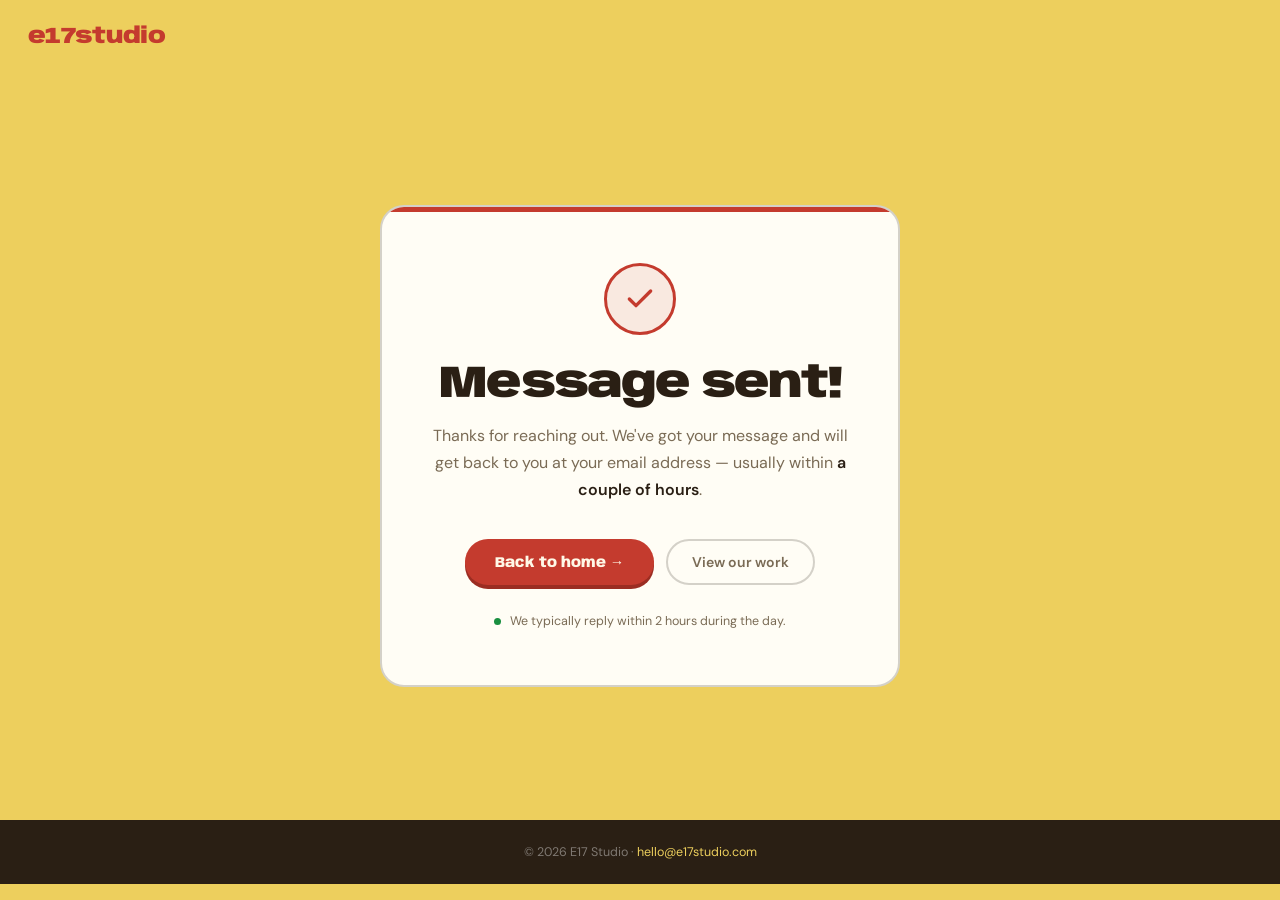
<file: thanks/index.html>
<!DOCTYPE html>
<html lang="en">
<head>
<meta charset="UTF-8">
<meta name="viewport" content="width=device-width, initial-scale=1.0">
<title>Message Sent — E17 Studio</title>
<meta name="robots" content="noindex, nofollow">
<link rel="preconnect" href="https://fonts.googleapis.com">
<link rel="preconnect" href="https://fonts.gstatic.com" crossorigin>
<link href="https://fonts.googleapis.com/css2?family=Anybody:wdth,wght@75..150,100..900&family=DM+Sans:ital,opsz,wght@0,9..40,100..1000;1,9..40,100..1000&display=swap" rel="stylesheet">
<style>
*, *::before, *::after { margin: 0; padding: 0; box-sizing: border-box; }
:root {
  --yellow: #EDCF5D;
  --red: #C43B2E;
  --dark: #2A1F14;
  --cream: #FFF8E7;
  --cream-card: #FFFDF5;
  --text-muted: #7A6B55;
  --border-dark: rgba(42,31,20,0.2);
  --font-display: 'Anybody', sans-serif;
  --font-body: 'DM Sans', sans-serif;
}
html, body {
  height: 100%;
  font-family: var(--font-body);
  background: var(--yellow);
  color: var(--dark);
  -webkit-font-smoothing: antialiased;
}
a { text-decoration: none; color: inherit; }

/* Nav */
.nav {
  padding: 0 28px; height: 72px;
  display: flex; align-items: center; justify-content: space-between;
  background: var(--yellow);
}
.nav-logo {
  font-family: var(--font-display);
  font-weight: 900; font-size: 1.4rem;
  color: var(--red); letter-spacing: -0.03em; font-stretch: 110%;
}

/* Main */
.main {
  min-height: calc(100vh - 72px - 80px);
  display: flex; align-items: center; justify-content: center;
  padding: 40px 28px;
}
.card {
  background: var(--cream-card);
  border: 2px solid var(--border-dark);
  border-radius: 24px;
  padding: 56px 48px;
  max-width: 520px;
  width: 100%;
  text-align: center;
  position: relative;
  overflow: hidden;
  animation: popIn 0.5s ease forwards;
}
.card::before {
  content: '';
  position: absolute; top: 0; left: 0; right: 0;
  height: 5px;
  background: var(--red);
}

.check-circle {
  width: 72px; height: 72px;
  background: rgba(196,59,46,0.1);
  border: 3px solid var(--red);
  border-radius: 50%;
  display: flex; align-items: center; justify-content: center;
  margin: 0 auto 28px;
  animation: scaleIn 0.4s 0.1s ease both;
}
.check-circle svg {
  width: 32px; height: 32px;
  stroke: var(--red);
  stroke-width: 2.5;
  fill: none;
  stroke-linecap: round;
  stroke-linejoin: round;
}

.title {
  font-family: var(--font-display);
  font-size: clamp(2rem, 5vw, 2.8rem);
  font-weight: 900; font-stretch: 110%;
  letter-spacing: -0.04em; line-height: 1;
  margin-bottom: 14px;
  animation: fadeUp 0.5s 0.2s ease both;
}
.subtitle {
  font-size: 1rem; color: var(--text-muted);
  line-height: 1.7; margin-bottom: 36px;
  animation: fadeUp 0.5s 0.3s ease both;
}
.subtitle strong { color: var(--dark); font-weight: 600; }

.actions {
  display: flex; gap: 12px; justify-content: center; flex-wrap: wrap;
  animation: fadeUp 0.5s 0.4s ease both;
}
.btn-primary {
  display: inline-flex; align-items: center; gap: 8px;
  background: var(--red); color: var(--cream);
  padding: 14px 30px; border-radius: 50px;
  font-family: var(--font-display);
  font-weight: 800; font-size: 0.9rem;
  box-shadow: 0 4px 0 #9B2D22;
  transition: all 0.2s;
}
.btn-primary:hover { transform: translateY(-2px); box-shadow: 0 6px 0 #9B2D22; }
.btn-secondary {
  display: inline-flex; align-items: center; gap: 8px;
  border: 2px solid var(--border-dark);
  color: var(--text-muted);
  padding: 12px 24px; border-radius: 50px;
  font-weight: 600; font-size: 0.88rem;
  transition: all 0.2s;
}
.btn-secondary:hover { border-color: var(--dark); color: var(--dark); }

.reply-note {
  margin-top: 28px;
  font-size: 0.78rem; color: var(--text-muted);
  animation: fadeUp 0.5s 0.5s ease both;
}
.reply-dot {
  display: inline-block;
  width: 7px; height: 7px;
  background: #1a8f40;
  border-radius: 50%;
  margin-right: 6px;
  vertical-align: middle;
  animation: pulse 2s infinite;
}

/* Footer */
.footer {
  background: var(--dark); padding: 24px 28px;
  color: rgba(255,255,255,0.4);
  font-size: 0.78rem; text-align: center;
}
.footer a { color: var(--yellow); }

/* Animations */
@keyframes popIn {
  from { opacity: 0; transform: scale(0.95) translateY(20px); }
  to { opacity: 1; transform: scale(1) translateY(0); }
}
@keyframes scaleIn {
  from { transform: scale(0.5); opacity: 0; }
  to { transform: scale(1); opacity: 1; }
}
@keyframes fadeUp {
  from { opacity: 0; transform: translateY(16px); }
  to { opacity: 1; transform: translateY(0); }
}
@keyframes pulse {
  0%, 100% { opacity: 1; }
  50% { opacity: 0.4; }
}

@media (max-width: 480px) {
  .card { padding: 40px 24px; }
  .actions { flex-direction: column; }
  .btn-primary, .btn-secondary { justify-content: center; }
}
</style>
</head>
<body>

<nav class="nav">
  <a href="/" class="nav-logo">e17studio</a>
</nav>

<main class="main">
  <div class="card">
    <div class="check-circle">
      <svg viewBox="0 0 24 24"><polyline points="20 6 9 17 4 12"/></svg>
    </div>

    <h1 class="title">Message sent!</h1>
    <p class="subtitle">
      Thanks for reaching out. We've got your message and will get back to you at your email address — usually within <strong>a couple of hours</strong>.
    </p>

    <div class="actions">
      <a href="/" class="btn-primary">Back to home &rarr;</a>
      <a href="/portfolio/" class="btn-secondary">View our work</a>
    </div>

    <p class="reply-note">
      <span class="reply-dot"></span>
      We typically reply within 2 hours during the day.
    </p>
  </div>
</main>

<footer class="footer">
  &copy; 2026 E17 Studio &middot; <a href="mailto:hello@e17studio.com">hello@e17studio.com</a>
</footer>

</body>
</html>
</file>
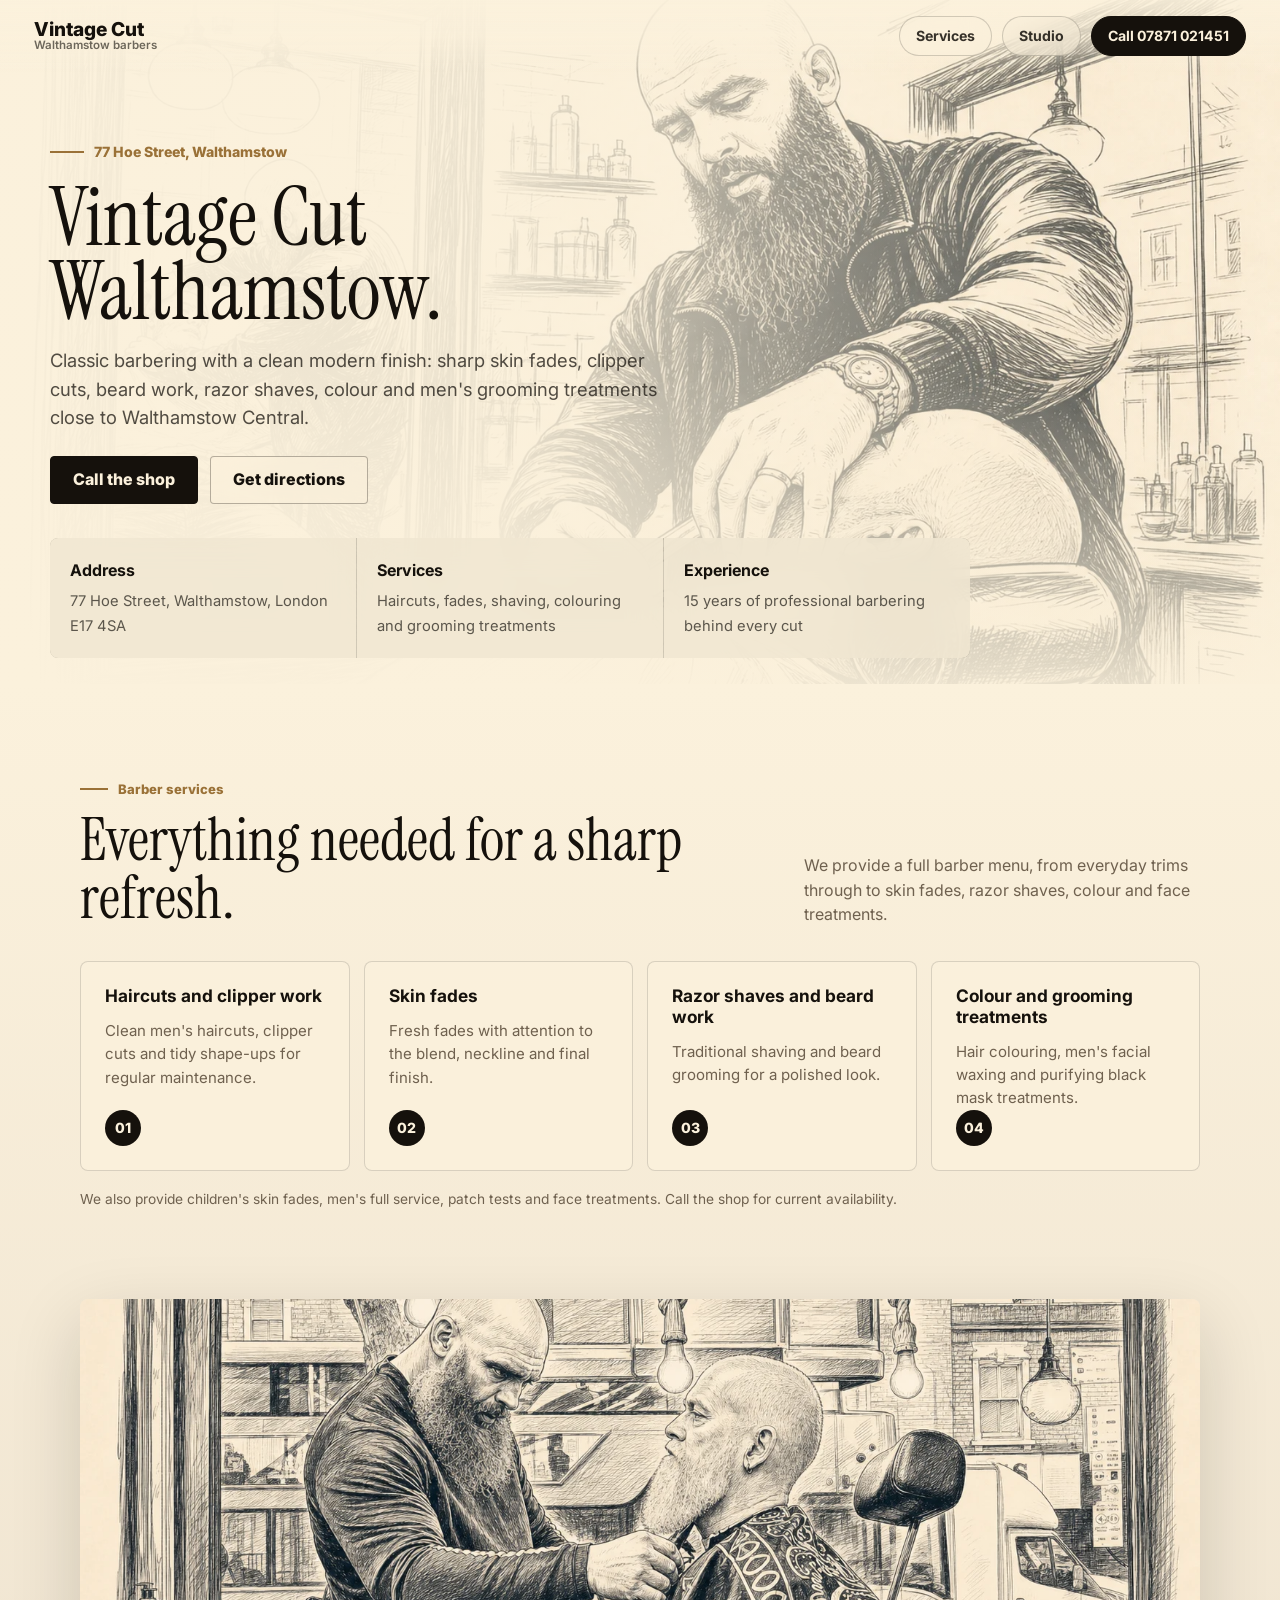
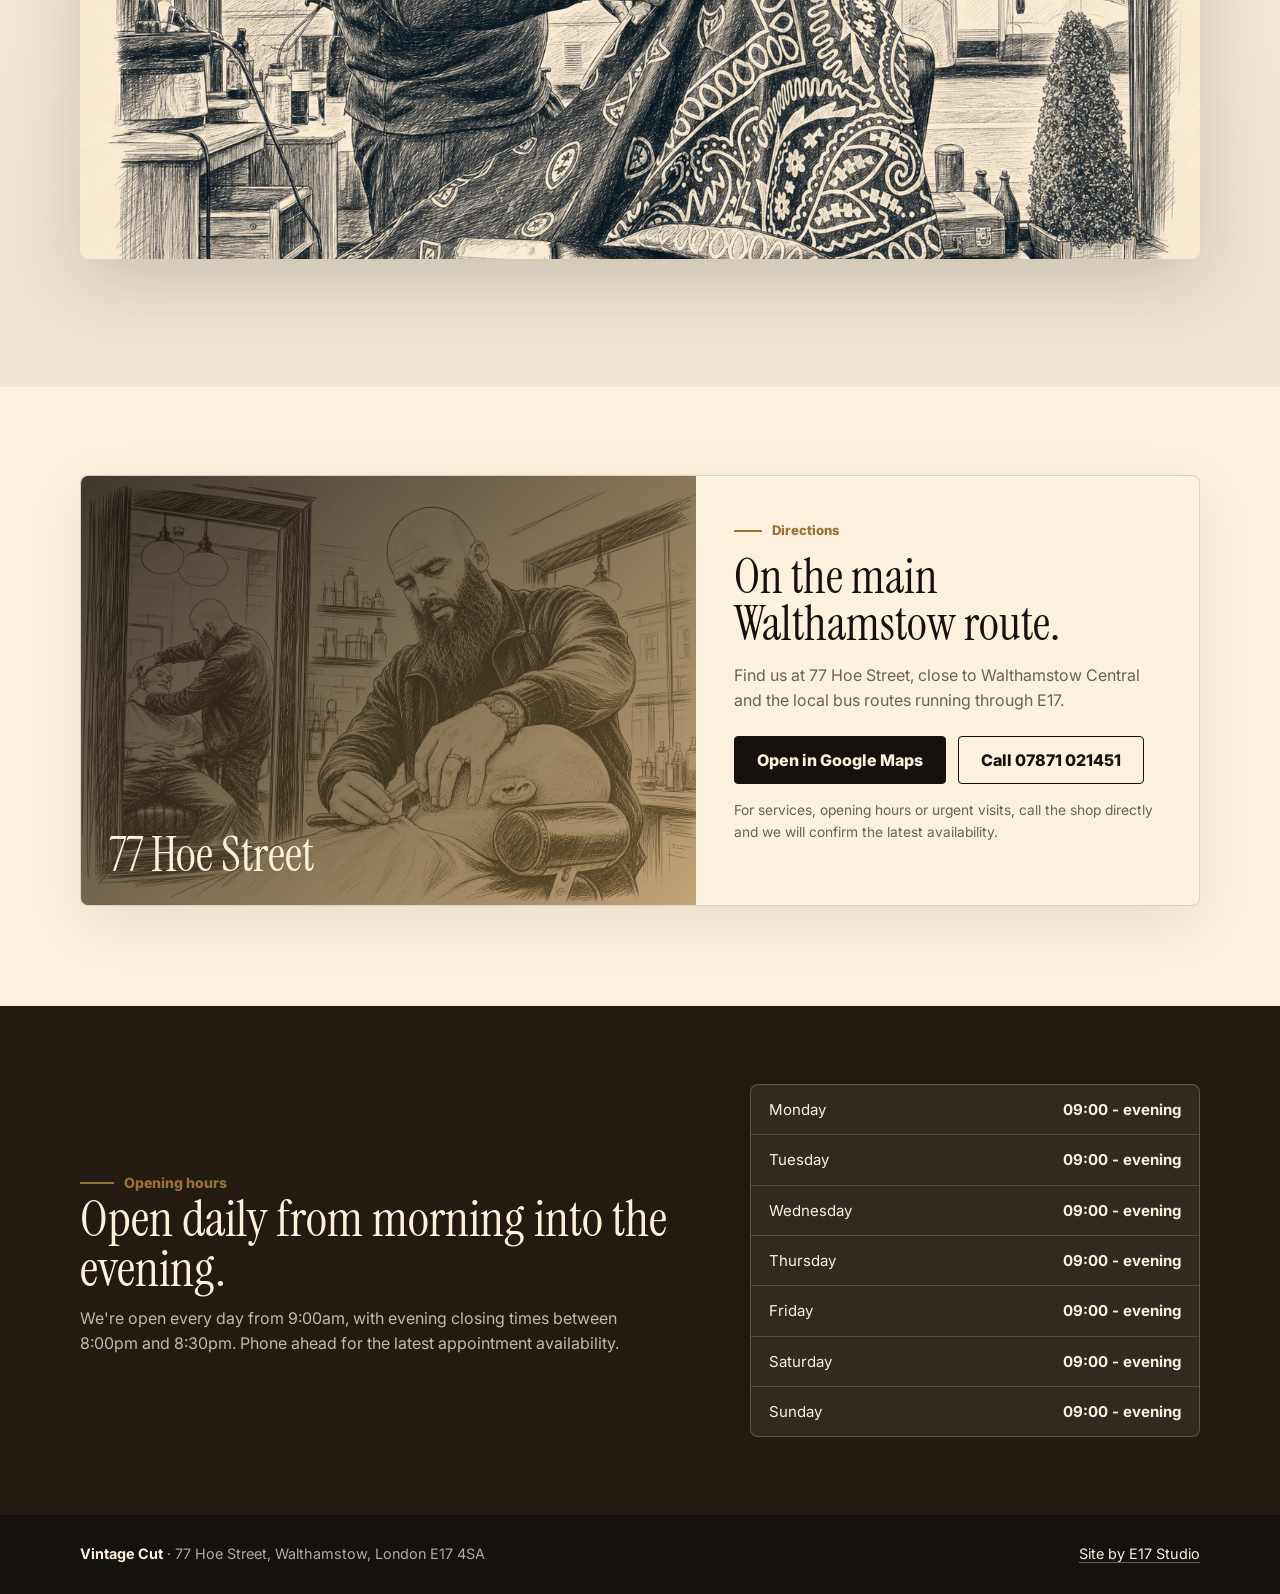
<file: vintage/index.html>
<!DOCTYPE html>
<html lang="en">
<head>
  <meta charset="UTF-8">
  <meta name="viewport" content="width=device-width, initial-scale=1.0">
  <title>Vintage Cut Walthamstow | Barber Shop on Hoe Street</title>
  <meta name="description" content="Vintage Cut is a Walthamstow barber shop on Hoe Street providing clipper cuts, skin fades, beard work, razor shaves, colouring and men's grooming backed by 15 years of experience.">
  <link rel="canonical" href="https://e17studio.com/vintage/">
  <meta property="og:title" content="Vintage Cut Walthamstow">
  <meta property="og:description" content="Sharp cuts, clean fades and classic barbering at 77 Hoe Street, Walthamstow.">
  <meta property="og:url" content="https://e17studio.com/vintage/">
  <meta property="og:type" content="website">
  <meta property="og:image" content="https://e17studio.com/vintage/images/vintage-ai-line-art-concept.webp">
  <link rel="preconnect" href="https://fonts.googleapis.com">
  <link rel="preconnect" href="https://fonts.gstatic.com" crossorigin>
  <link href="https://fonts.googleapis.com/css2?family=Instrument+Serif:ital@0;1&family=Inter:wght@400;500;600;700;800&display=swap" rel="stylesheet">
  <script type="application/ld+json">
  {
    "@context": "https://schema.org",
    "@type": "HairSalon",
    "name": "Vintage Cut",
    "image": "https://e17studio.com/vintage/images/vintage-ai-line-art-concept.webp",
    "telephone": "+447871021451",
    "url": "https://e17studio.com/vintage/",
    "address": {
      "@type": "PostalAddress",
      "streetAddress": "77 Hoe Street",
      "addressLocality": "Walthamstow",
      "addressRegion": "London",
      "postalCode": "E17 4SA",
      "addressCountry": "GB"
    },
    "geo": {
      "@type": "GeoCoordinates",
      "latitude": 51.5872129,
      "longitude": -0.0205466
    },
    "openingHoursSpecification": [
      {
        "@type": "OpeningHoursSpecification",
        "dayOfWeek": ["Monday", "Tuesday", "Wednesday", "Thursday", "Friday", "Saturday", "Sunday"],
        "opens": "09:00",
        "closes": "20:00"
      }
    ],
    "makesOffer": [
      {"@type": "Offer", "itemOffered": {"@type": "Service", "name": "Men's haircut"}},
      {"@type": "Offer", "itemOffered": {"@type": "Service", "name": "Skin fade"}},
      {"@type": "Offer", "itemOffered": {"@type": "Service", "name": "Full razor shave"}},
      {"@type": "Offer", "itemOffered": {"@type": "Service", "name": "Men's facial waxing"}},
      {"@type": "Offer", "itemOffered": {"@type": "Service", "name": "Black mask treatment"}}
    ]
  }
  </script>
  <style>
    *, *::before, *::after { box-sizing: border-box; }
    * { margin: 0; }

    :root {
      --ink: #15110c;
      --coal: #231b12;
      --smoke: #efe4d1;
      --paper: #fbf1dc;
      --bone: #ddc9a6;
      --muted: #6f614f;
      --accent: #9a7137;
      --brass: #b58b4b;
      --wash: #ead8b8;
      --line: rgba(17, 16, 14, 0.14);
      --shadow: rgba(17, 16, 14, 0.22);
      --display: "Instrument Serif", Georgia, serif;
      --body: "Inter", Arial, sans-serif;
    }

    html { scroll-behavior: smooth; }

    body {
      font-family: var(--body);
      color: var(--ink);
      background: var(--paper);
      line-height: 1.55;
      -webkit-font-smoothing: antialiased;
    }

    img { display: block; max-width: 100%; }
    a { color: inherit; text-decoration: none; }

    .skip-link {
      position: absolute;
      left: 16px;
      top: -80px;
      z-index: 1000;
      background: var(--paper);
      color: var(--ink);
      padding: 10px 14px;
      border: 1px solid var(--ink);
    }

    .skip-link:focus { top: 16px; }

    .nav {
      position: fixed;
      inset: 0 0 auto;
      z-index: 20;
      display: flex;
      align-items: center;
      justify-content: space-between;
      height: 72px;
      padding: 0 34px;
      color: var(--ink);
      background: linear-gradient(to bottom, rgba(251, 241, 220, 0.94), rgba(251, 241, 220, 0.72), transparent);
    }

    .brand {
      display: flex;
      flex-direction: column;
      gap: 1px;
      font-weight: 800;
      line-height: 1;
    }

    .brand span:first-child {
      font-size: 1.2rem;
    }

    .brand span:last-child {
      color: rgba(21, 17, 12, 0.62);
      font-size: 0.72rem;
      font-weight: 600;
    }

    .nav-links {
      display: flex;
      align-items: center;
      gap: 10px;
    }

    .nav-links a {
      min-height: 40px;
      display: inline-flex;
      align-items: center;
      border: 1px solid rgba(21, 17, 12, 0.18);
      border-radius: 999px;
      padding: 0 16px;
      color: rgba(21, 17, 12, 0.86);
      background: rgba(251, 241, 220, 0.48);
      backdrop-filter: blur(14px);
      font-size: 0.88rem;
      font-weight: 700;
    }

    .nav-links a.primary {
      border-color: var(--ink);
      background: var(--ink);
      color: var(--paper);
    }

    .hero {
      min-height: 76svh;
      display: grid;
      align-items: end;
      position: relative;
      overflow: hidden;
      background: var(--paper);
      color: var(--ink);
    }

    .hero::before {
      content: "";
      position: absolute;
      inset: 0;
      background:
        linear-gradient(90deg, rgba(251, 241, 220, 0.98) 0%, rgba(251, 241, 220, 0.92) 38%, rgba(251, 241, 220, 0.46) 68%, rgba(251, 241, 220, 0.08) 100%),
        linear-gradient(0deg, rgba(251, 241, 220, 0.88), rgba(251, 241, 220, 0.08) 45%),
        url("images/vintage-ai-line-art-concept.webp") center / cover;
    }

    .hero-inner {
      position: relative;
      width: min(1180px, calc(100% - 48px));
      margin: 0 auto;
      padding: 110px 0 26px;
    }

    .hero-copy {
      max-width: 720px;
    }

    .eyebrow {
      display: inline-flex;
      align-items: center;
      gap: 10px;
      color: var(--accent);
      font-size: 0.88rem;
      font-weight: 800;
    }

    .eyebrow::before {
      content: "";
      width: 34px;
      height: 2px;
      background: var(--accent);
    }

    h1 {
      margin-top: 18px;
      font-family: var(--display);
      font-size: 5.1rem;
      line-height: 0.9;
      font-weight: 400;
    }

    .hero-copy p {
      max-width: 620px;
      margin-top: 18px;
      color: rgba(21, 17, 12, 0.74);
      font-size: 1.15rem;
    }

    .hero-actions,
    .cta-row {
      display: flex;
      flex-wrap: wrap;
      gap: 12px;
      align-items: center;
    }

    .hero-actions { margin-top: 24px; }

    .button {
      min-height: 48px;
      display: inline-flex;
      align-items: center;
      justify-content: center;
      border-radius: 4px;
      padding: 0 22px;
      font-weight: 800;
      border: 1px solid var(--ink);
      transition: transform 0.18s ease, background 0.18s ease, color 0.18s ease;
    }

    .button:hover {
      transform: translateY(-2px);
    }

    .button.primary {
      background: var(--ink);
      border-color: var(--ink);
      color: var(--paper);
    }

    .button.secondary {
      border-color: rgba(21, 17, 12, 0.3);
      color: var(--ink);
      background: rgba(251, 241, 220, 0.56);
      backdrop-filter: blur(12px);
    }

    .button.dark {
      background: var(--ink);
      color: var(--paper);
    }

    .quick-info {
      display: grid;
      grid-template-columns: repeat(3, 1fr);
      gap: 1px;
      margin-top: 34px;
      border-radius: 8px;
      overflow: hidden;
      background: rgba(21, 17, 12, 0.18);
      max-width: 920px;
    }

    .info-tile {
      min-height: 112px;
      padding: 20px;
      background: rgba(251, 241, 220, 0.78);
      backdrop-filter: blur(16px);
    }

    .info-tile strong {
      display: block;
      color: var(--ink);
      font-size: 1rem;
      margin-bottom: 6px;
    }

    .info-tile span {
      color: rgba(21, 17, 12, 0.68);
      font-size: 0.92rem;
    }

    main {
      background:
        linear-gradient(180deg, var(--paper), var(--smoke) 48%, var(--paper));
    }

    section {
      padding: 88px 0;
    }

    .wrap {
      width: min(1120px, calc(100% - 48px));
      margin: 0 auto;
    }

    .section-head {
      display: grid;
      grid-template-columns: minmax(0, 0.82fr) minmax(280px, 0.48fr);
      gap: 48px;
      align-items: end;
      margin-bottom: 34px;
    }

    .label {
      display: inline-flex;
      align-items: center;
      gap: 10px;
      color: var(--accent);
      font-size: 0.82rem;
      font-weight: 800;
      margin-bottom: 12px;
    }

    .label::before {
      content: "";
      width: 28px;
      height: 2px;
      background: var(--accent);
    }

    h2 {
      font-family: var(--display);
      font-size: 3.7rem;
      line-height: 0.98;
      font-weight: 400;
    }

    .section-head p {
      color: var(--muted);
      font-size: 1rem;
    }

    .service-grid {
      display: grid;
      grid-template-columns: repeat(4, 1fr);
      gap: 14px;
    }

    .service {
      min-height: 210px;
      border: 1px solid var(--line);
      border-radius: 8px;
      padding: 24px;
      background: rgba(251, 241, 220, 0.82);
      display: flex;
      flex-direction: column;
      justify-content: space-between;
    }

    .service h3 {
      font-size: 1.08rem;
      line-height: 1.2;
      margin-bottom: 12px;
    }

    .service p {
      color: var(--muted);
      font-size: 0.94rem;
    }

    .service span {
      width: 36px;
      height: 36px;
      display: grid;
      place-items: center;
      border-radius: 999px;
      background: var(--ink);
      color: var(--paper);
      font-size: 0.88rem;
      font-weight: 800;
    }

    .source-note {
      margin-top: 18px;
      color: var(--muted);
      font-size: 0.86rem;
    }

    .experience {
      padding-top: 0;
      padding-bottom: 128px;
    }

    .experience-layout {
      width: min(1120px, calc(100% - 48px));
    }

    .photo-stack {
      min-height: 560px;
    }

    .photo-panel {
      position: relative;
      min-height: 560px;
      border-radius: 8px;
      overflow: hidden;
      box-shadow: 0 24px 70px rgba(17, 16, 14, 0.16);
    }

    .photo-panel img {
      position: absolute;
      inset: 0;
      width: 100%;
      height: 100%;
      object-fit: cover;
      object-position: center;
      filter: grayscale(0.58) sepia(0.24) contrast(1.06) saturate(0.58);
    }

    .photo-panel img.line-art {
      filter: none;
    }

    .note {
      color: var(--muted);
      font-size: 0.86rem;
      margin-top: 16px;
    }

    .hours-band {
      background: var(--coal);
      color: var(--paper);
      padding: 78px 0;
    }

    .hours-inner {
      display: grid;
      grid-template-columns: minmax(0, 0.58fr) minmax(320px, 0.42fr);
      gap: 48px;
      align-items: center;
    }

    .hours-band h2 {
      color: var(--paper);
      font-size: 3.2rem;
    }

    .hours-band p {
      color: rgba(251, 241, 220, 0.74);
      margin-top: 12px;
      max-width: 580px;
    }

    .hours-table {
      border: 1px solid rgba(251, 241, 220, 0.22);
      border-radius: 8px;
      overflow: hidden;
      background: rgba(251, 241, 220, 0.07);
    }

    .hours-row {
      display: flex;
      justify-content: space-between;
      gap: 20px;
      padding: 13px 18px;
      border-bottom: 1px solid rgba(251, 241, 220, 0.16);
      font-size: 0.94rem;
    }

    .hours-row:last-child { border-bottom: 0; }

    .map-section {
      background: var(--paper);
      padding-bottom: 100px;
    }

    .map-card {
      display: grid;
      grid-template-columns: minmax(0, 0.55fr) minmax(360px, 0.45fr);
      border: 1px solid var(--line);
      border-radius: 8px;
      overflow: hidden;
      background: var(--paper);
      box-shadow: 0 18px 60px rgba(17, 16, 14, 0.08);
    }

    .map-art {
      min-height: 360px;
      position: relative;
      background:
        linear-gradient(135deg, rgba(21, 17, 12, 0.82), rgba(154, 113, 55, 0.58)),
        url("images/vintage-ai-line-art-concept.webp") center / cover;
    }

    .map-art::after {
      content: "77 Hoe Street";
      position: absolute;
      left: 28px;
      bottom: 28px;
      color: var(--paper);
      font-family: var(--display);
      font-size: 3rem;
      line-height: 0.92;
      max-width: 260px;
    }

    .map-copy {
      padding: 38px;
    }

    .map-copy h2 {
      font-size: 3rem;
    }

    .map-copy p {
      color: var(--muted);
      margin: 16px 0 24px;
    }

    .footer {
      padding: 28px 0;
      background: var(--ink);
      color: rgba(255, 250, 241, 0.66);
      font-size: 0.9rem;
    }

    .footer .wrap {
      display: flex;
      align-items: center;
      justify-content: space-between;
      gap: 18px;
    }

    .footer strong { color: var(--paper); }

    .footer a {
      color: var(--paper);
      border-bottom: 1px solid rgba(255, 250, 241, 0.35);
    }

    @media (max-width: 920px) {
      .nav {
        height: auto;
        padding: 16px 20px;
        gap: 14px;
      }

      .nav-links a:not(.primary) { display: none; }

      .hero { min-height: 76svh; }

      .hero-inner {
        width: min(100% - 36px, 740px);
        padding-top: 104px;
      }

      h1 { font-size: 4.2rem; }
      h2 { font-size: 3rem; }

      .section-head,
      .hours-inner,
      .map-card {
        grid-template-columns: 1fr;
      }

      .service-grid {
        grid-template-columns: repeat(2, 1fr);
      }

      .photo-stack,
      .photo-panel {
        min-height: 460px;
      }
    }

    @media (max-width: 620px) {
      .nav {
        position: absolute;
      }

      .brand span:first-child { font-size: 1rem; }
      .brand span:last-child { font-size: 0.68rem; }

      .nav-links a.primary {
        min-height: 38px;
        padding: 0 12px;
        font-size: 0.82rem;
      }

      .hero::before {
        background:
          linear-gradient(90deg, rgba(251, 241, 220, 0.98), rgba(251, 241, 220, 0.72)),
          linear-gradient(0deg, rgba(251, 241, 220, 0.96), rgba(251, 241, 220, 0.12) 52%),
          url("images/vintage-ai-line-art-concept.webp") center / cover;
      }

      .hero-inner,
      .wrap,
      .experience-layout {
        width: calc(100% - 28px);
      }

      h1 { font-size: 3.4rem; }
      h2,
      .hours-band h2,
      .map-copy h2 {
        font-size: 2.45rem;
      }

      .hero-copy p {
        font-size: 1rem;
      }

      .hero-actions,
      .cta-row {
        align-items: stretch;
      }

      .button {
        width: 100%;
      }

      .quick-info {
        display: none;
      }

      .info-tile {
        min-height: 88px;
      }

      section {
        padding: 64px 0;
      }

      .experience {
        padding-bottom: 96px;
      }

      .service-grid {
        grid-template-columns: 1fr;
      }

      .service {
        min-height: 168px;
      }

      .map-copy {
        padding: 24px;
      }

      .photo-stack,
      .photo-panel,
      .map-art {
        min-height: 360px;
      }

      .map-art::after {
        left: 22px;
        bottom: 22px;
        font-size: 2.35rem;
      }

      .footer .wrap {
        align-items: flex-start;
        flex-direction: column;
      }
    }
  </style>
</head>
<body>
  <a class="skip-link" href="#main">Skip to content</a>
  <nav class="nav" aria-label="Primary">
    <a class="brand" href="#top" aria-label="Vintage Cut home">
      <span>Vintage Cut</span>
      <span>Walthamstow barbers</span>
    </a>
    <div class="nav-links" aria-label="Page links">
      <a href="#services">Services</a>
      <a href="#visit">Studio</a>
      <a href="tel:+447871021451" class="primary">Call 07871 021451</a>
    </div>
  </nav>

  <header class="hero" id="top">
    <div class="hero-inner">
      <div class="hero-copy">
        <span class="eyebrow">77 Hoe Street, Walthamstow</span>
        <h1>Vintage Cut Walthamstow.</h1>
        <p>Classic barbering with a clean modern finish: sharp skin fades, clipper cuts, beard work, razor shaves, colour and men's grooming treatments close to Walthamstow Central.</p>
        <div class="hero-actions">
          <a class="button primary" href="tel:+447871021451">Call the shop</a>
          <a class="button secondary" href="https://www.google.com/maps/place/Vintage+Cut/@51.5872129,-0.0208443,21z/data=!4m6!3m5!1s0x48761de8f5650903:0x8ff068567fb824e8!8m2!3d51.5872129!4d-0.0205466!16s%2Fg%2F11h7fyckd1?entry=tts&g_ep=EgoyMDI2MDYyOS4wIPu8ASoASAFQAw%3D%3D&skid=c2c7b762-ecd2-4c32-a1ff-24413613a1a4" target="_blank" rel="noopener">Get directions</a>
        </div>
      </div>
      <div class="quick-info" aria-label="Shop highlights">
        <div class="info-tile">
          <strong>Address</strong>
          <span>77 Hoe Street, Walthamstow, London E17 4SA</span>
        </div>
        <div class="info-tile">
          <strong>Services</strong>
          <span>Haircuts, fades, shaving, colouring and grooming treatments</span>
        </div>
        <div class="info-tile">
          <strong>Experience</strong>
          <span>15 years of professional barbering behind every cut</span>
        </div>
      </div>
    </div>
  </header>

  <main id="main">
    <section id="services">
      <div class="wrap">
        <div class="section-head">
          <div>
            <span class="label">Barber services</span>
            <h2>Everything needed for a sharp refresh.</h2>
          </div>
          <p>We provide a full barber menu, from everyday trims through to skin fades, razor shaves, colour and face treatments.</p>
        </div>

        <div class="service-grid">
          <article class="service">
            <div>
              <h3>Haircuts and clipper work</h3>
              <p>Clean men's haircuts, clipper cuts and tidy shape-ups for regular maintenance.</p>
            </div>
            <span>01</span>
          </article>
          <article class="service">
            <div>
              <h3>Skin fades</h3>
              <p>Fresh fades with attention to the blend, neckline and final finish.</p>
            </div>
            <span>02</span>
          </article>
          <article class="service">
            <div>
              <h3>Razor shaves and beard work</h3>
              <p>Traditional shaving and beard grooming for a polished look.</p>
            </div>
            <span>03</span>
          </article>
          <article class="service">
            <div>
              <h3>Colour and grooming treatments</h3>
              <p>Hair colouring, men's facial waxing and purifying black mask treatments.</p>
            </div>
            <span>04</span>
          </article>
        </div>
        <p class="source-note">We also provide children's skin fades, men's full service, patch tests and face treatments. Call the shop for current availability.</p>
      </div>
    </section>

    <section class="experience" id="visit">
      <div class="wrap experience-layout">
        <div class="photo-stack">
          <div class="photo-panel">
            <img class="line-art" src="images/vintage-cut-chair-line-art.webp" width="1535" height="1024" loading="lazy" decoding="async" alt="Line-art illustration of a barber trimming a customer's beard inside Vintage Cut Walthamstow">
          </div>
        </div>
      </div>
    </section>

    <section class="map-section">
      <div class="wrap">
        <div class="map-card">
          <div class="map-art" aria-hidden="true"></div>
          <div class="map-copy">
            <span class="label">Directions</span>
            <h2>On the main Walthamstow route.</h2>
            <p>Find us at 77 Hoe Street, close to Walthamstow Central and the local bus routes running through E17.</p>
            <div class="cta-row">
              <a class="button dark" href="https://www.google.com/maps/place/Vintage+Cut/@51.5872129,-0.0208443,21z/data=!4m6!3m5!1s0x48761de8f5650903:0x8ff068567fb824e8!8m2!3d51.5872129!4d-0.0205466!16s%2Fg%2F11h7fyckd1?entry=tts&g_ep=EgoyMDI2MDYyOS4wIPu8ASoASAFQAw%3D%3D&skid=c2c7b762-ecd2-4c32-a1ff-24413613a1a4" target="_blank" rel="noopener">Open in Google Maps</a>
              <a class="button" href="tel:+447871021451">Call 07871 021451</a>
            </div>
            <p class="note">For services, opening hours or urgent visits, call the shop directly and we will confirm the latest availability.</p>
          </div>
        </div>
      </div>
    </section>

    <section class="hours-band" aria-labelledby="hours-title">
      <div class="wrap hours-inner">
        <div>
          <span class="eyebrow">Opening hours</span>
          <h2 id="hours-title">Open daily from morning into the evening.</h2>
          <p>We're open every day from 9:00am, with evening closing times between 8:00pm and 8:30pm. Phone ahead for the latest appointment availability.</p>
        </div>
        <div class="hours-table" aria-label="Opening hours">
          <div class="hours-row"><span>Monday</span><strong>09:00 - evening</strong></div>
          <div class="hours-row"><span>Tuesday</span><strong>09:00 - evening</strong></div>
          <div class="hours-row"><span>Wednesday</span><strong>09:00 - evening</strong></div>
          <div class="hours-row"><span>Thursday</span><strong>09:00 - evening</strong></div>
          <div class="hours-row"><span>Friday</span><strong>09:00 - evening</strong></div>
          <div class="hours-row"><span>Saturday</span><strong>09:00 - evening</strong></div>
          <div class="hours-row"><span>Sunday</span><strong>09:00 - evening</strong></div>
        </div>
      </div>
    </section>
  </main>

  <footer class="footer">
    <div class="wrap">
      <p><strong>Vintage Cut</strong> · 77 Hoe Street, Walthamstow, London E17 4SA</p>
      <p><a href="https://e17studio.com">Site by E17 Studio</a></p>
    </div>
  </footer>
</body>
</html>
</file>
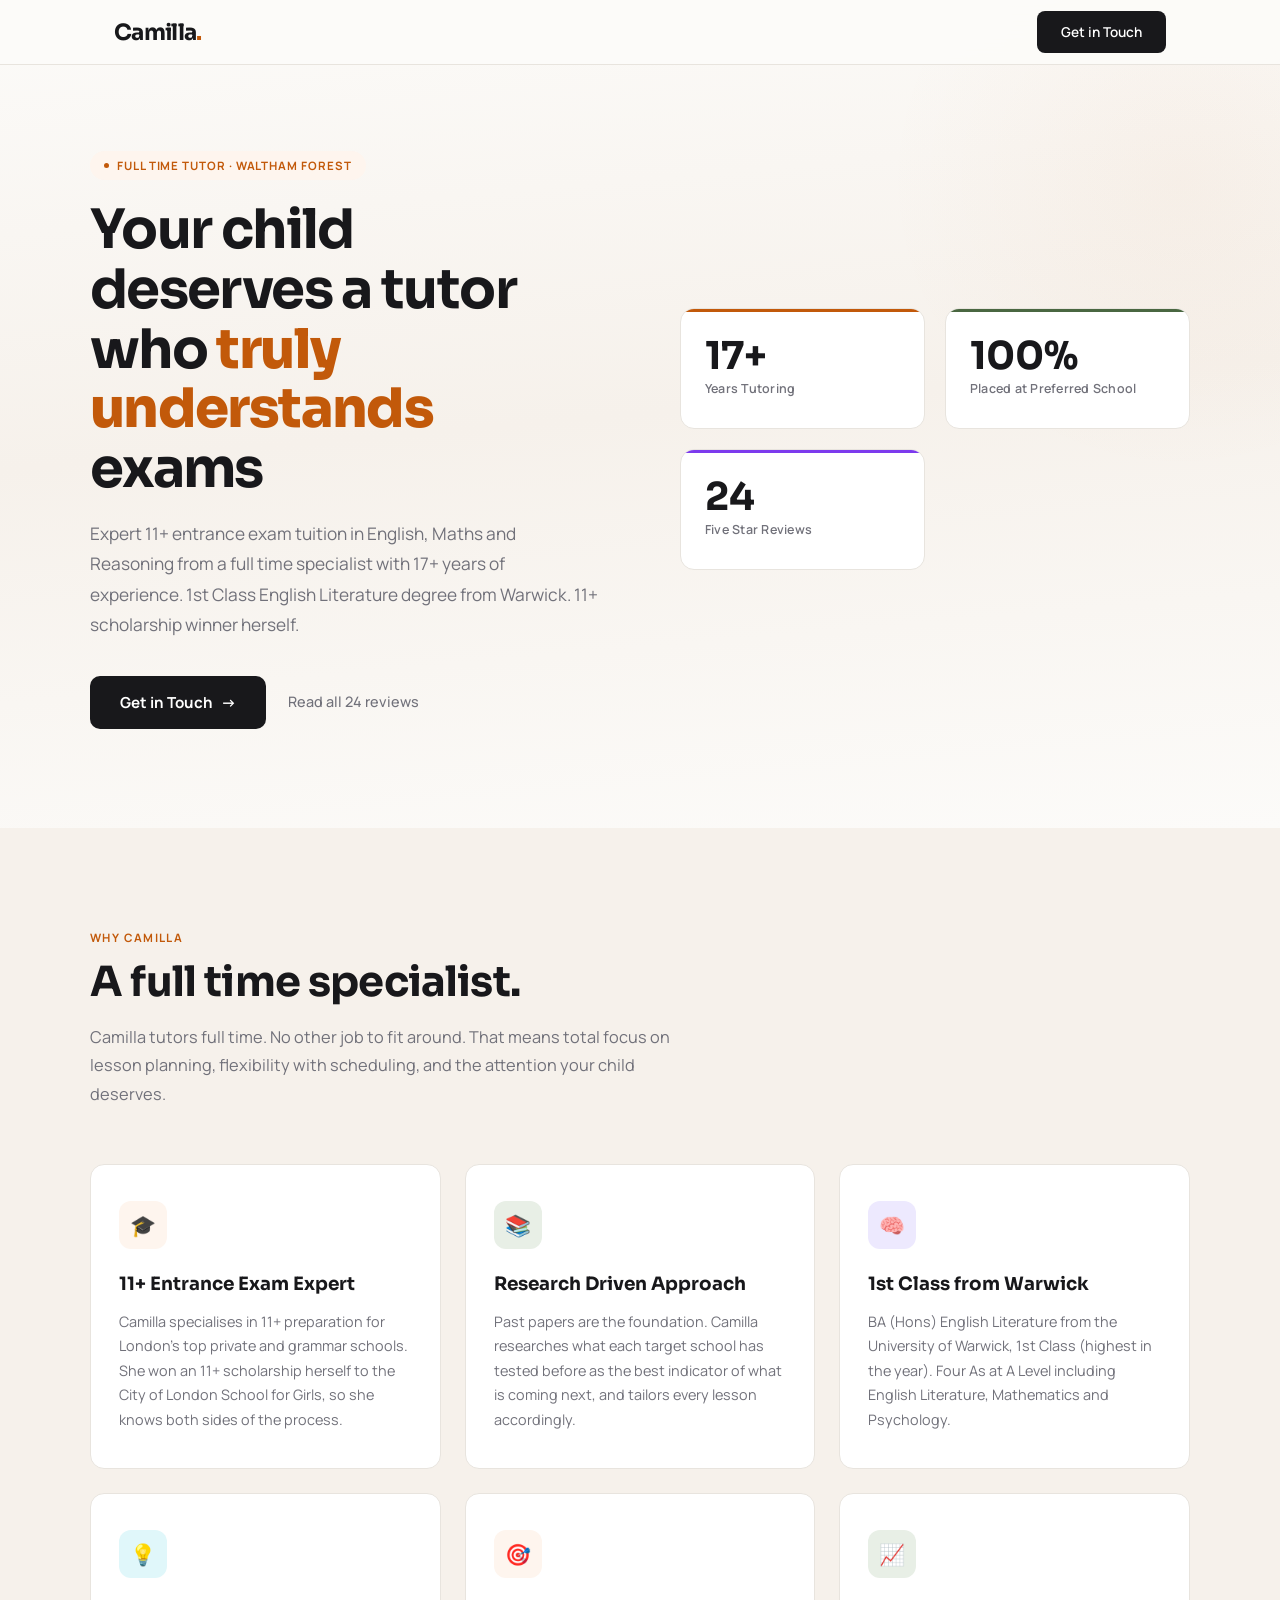
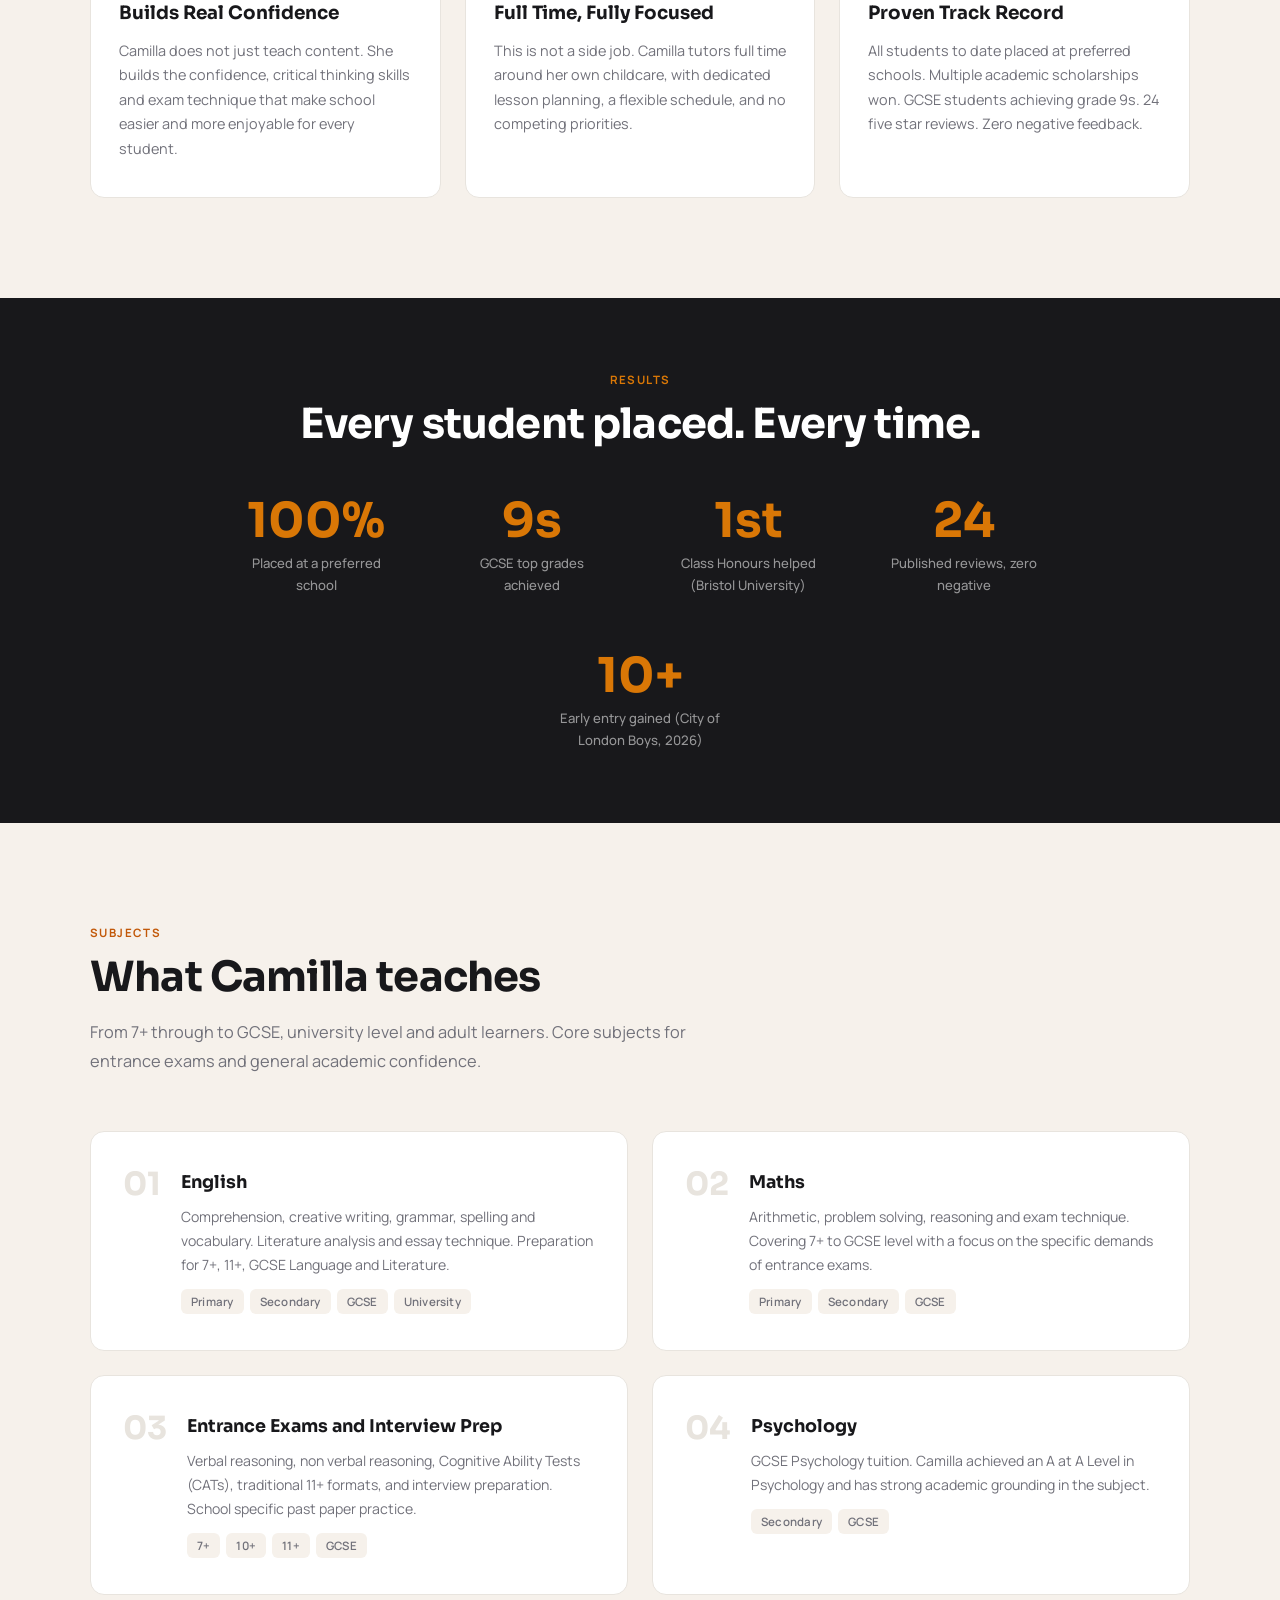
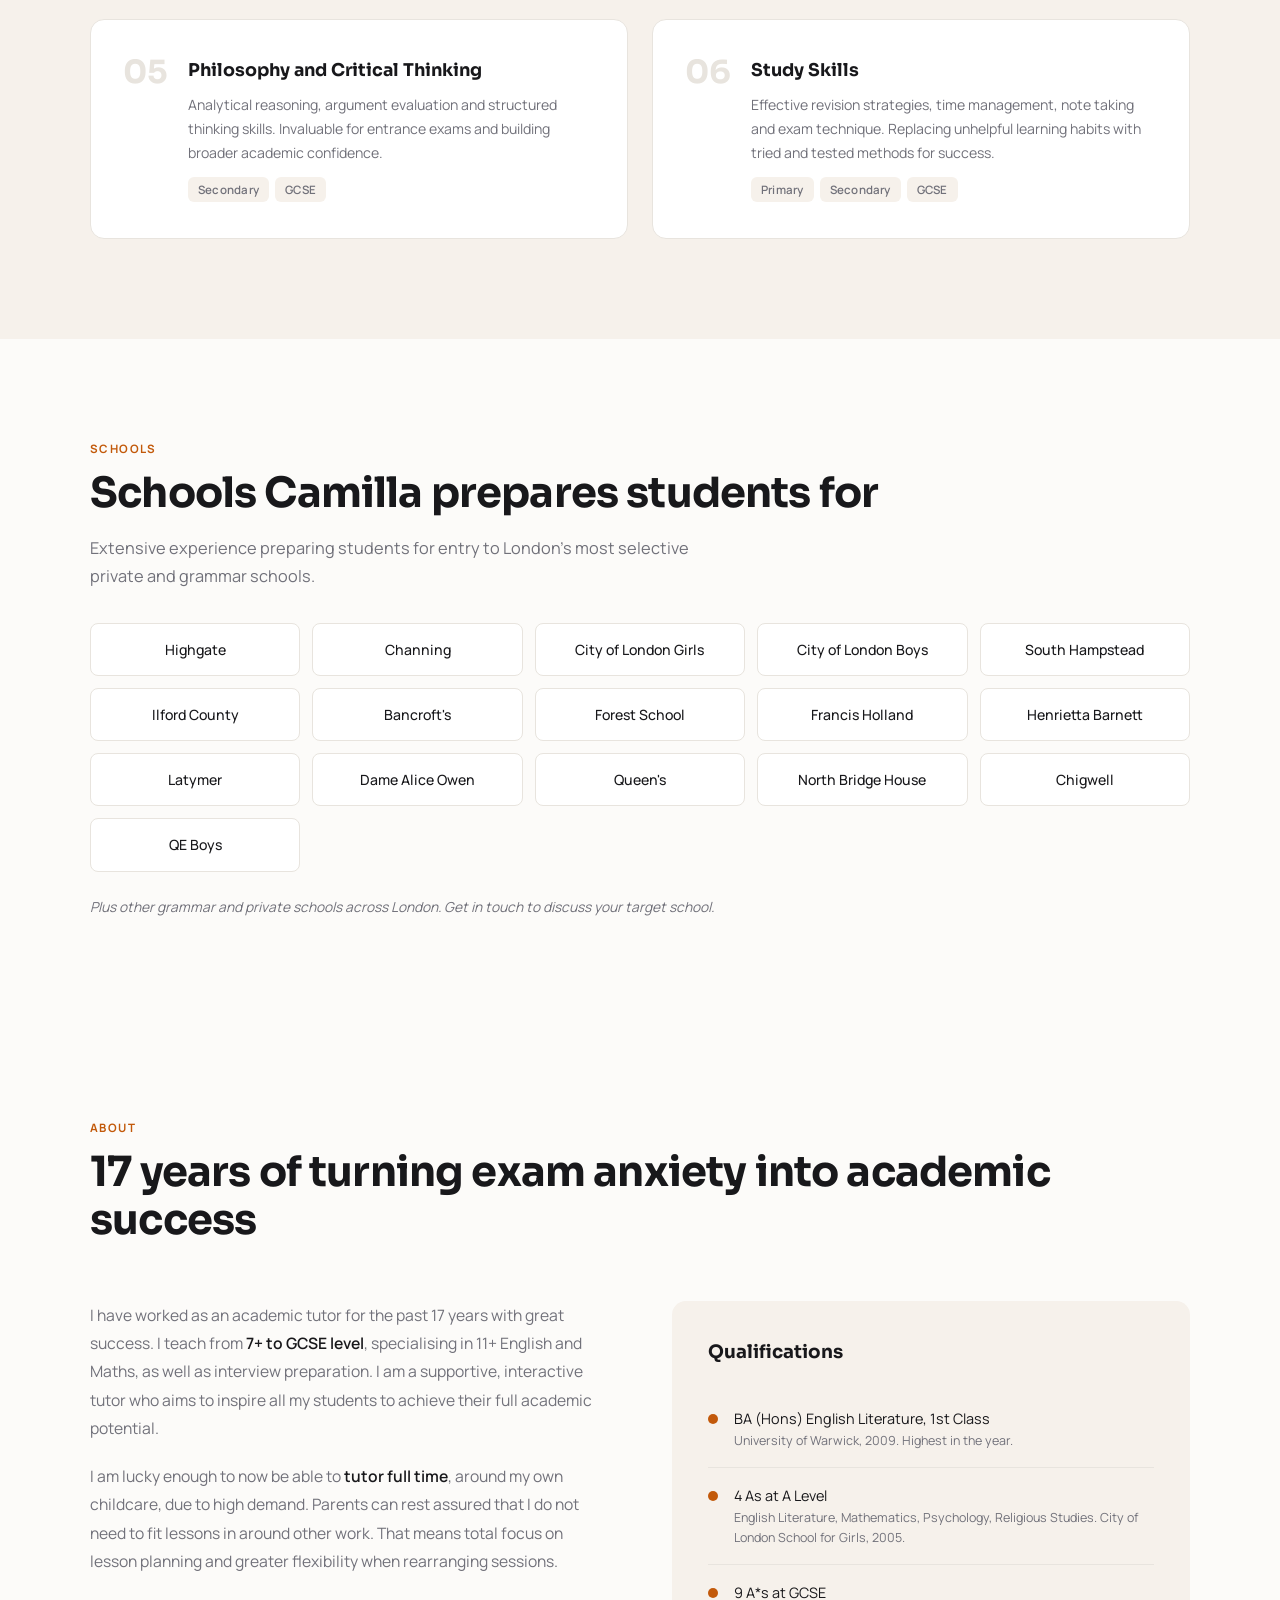
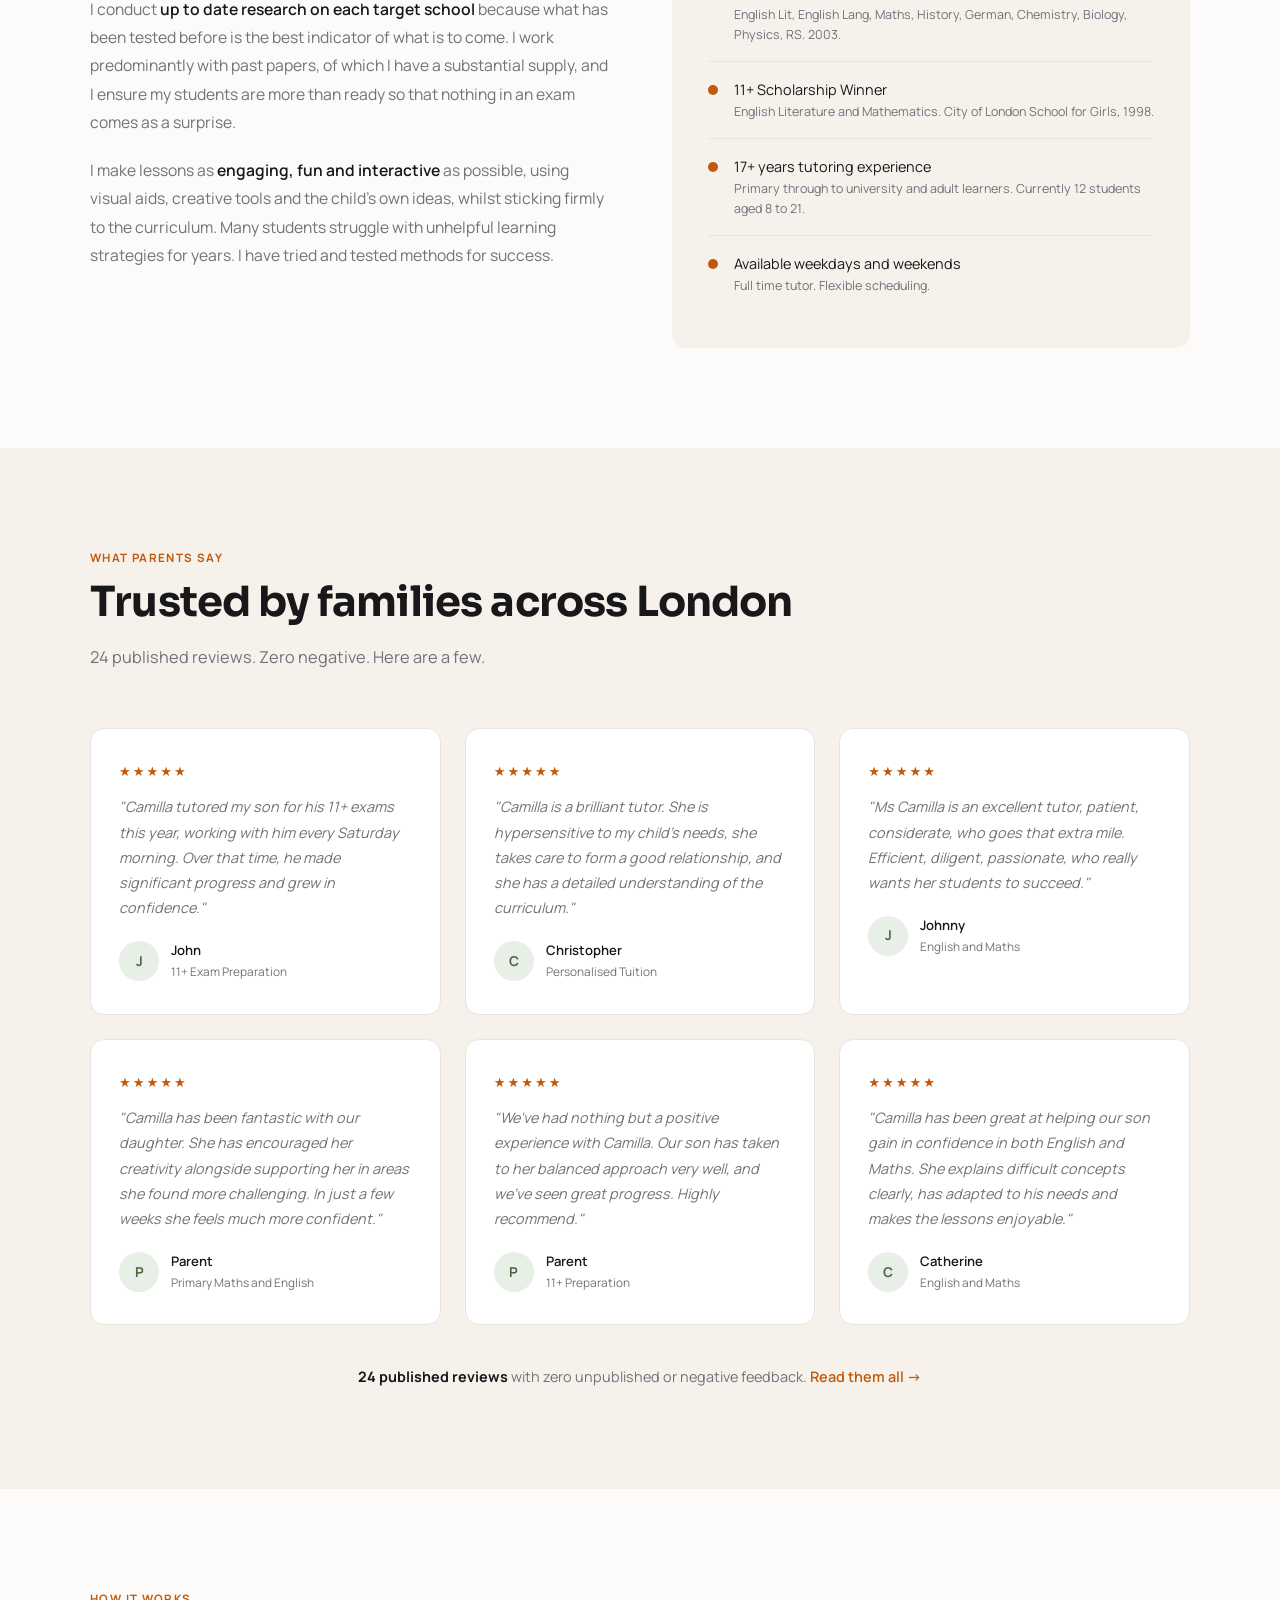
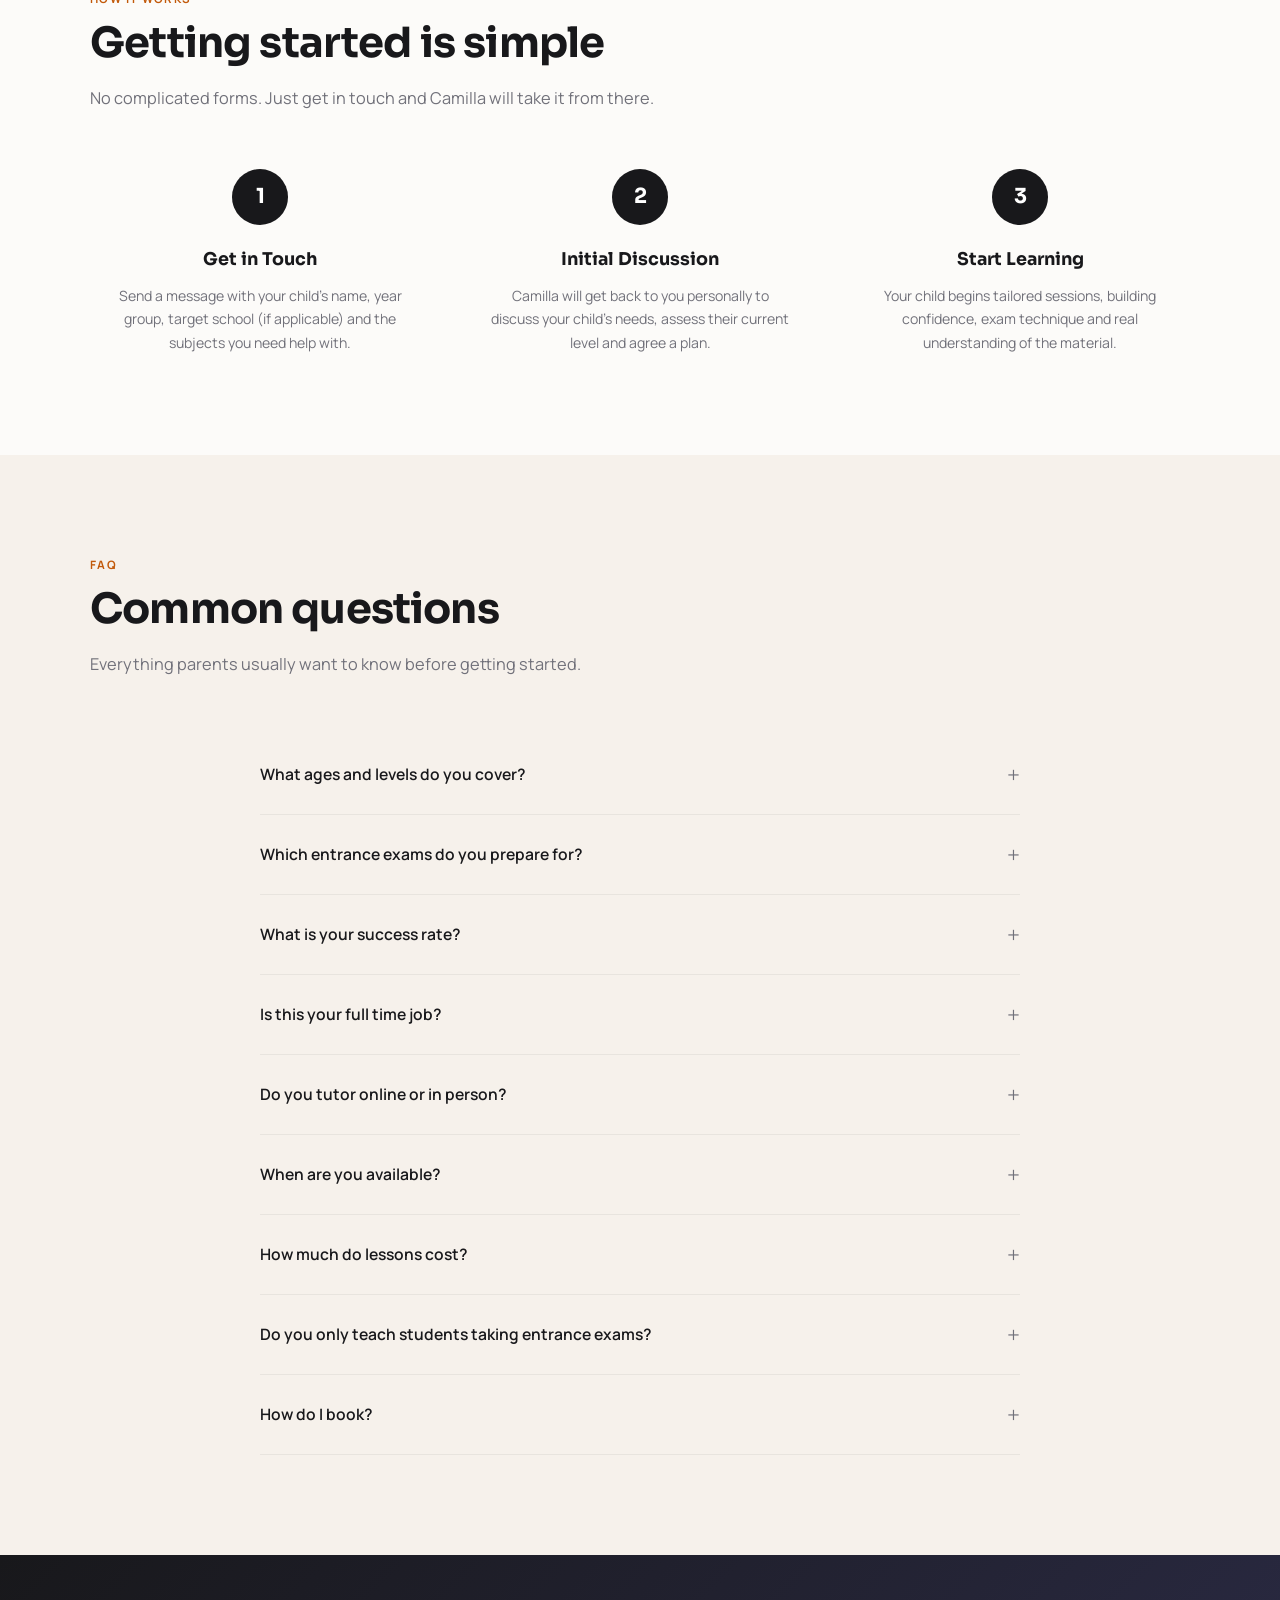
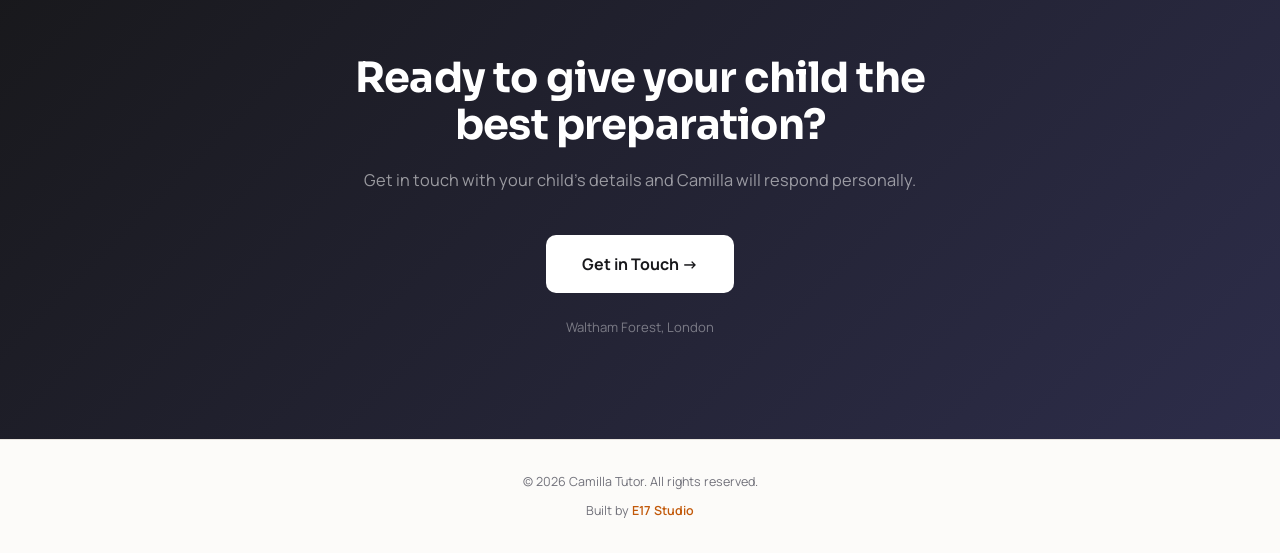
<file: portfolio/camilla-tutor/index.html>
<!DOCTYPE html>
<html lang="en">
<head>
<meta charset="UTF-8">
<meta name="viewport" content="width=device-width, initial-scale=1.0">
<title>Camilla | 11+ Specialist Tutor | Waltham Forest, London</title>
<meta name="description" content="Expert 11+ entrance exam tuition. English, Maths, Reasoning & Interview Prep. 1st Class English Lit (Warwick). 17+ years. 24 five star reviews. Waltham Forest, London.">
<link rel="preconnect" href="https://fonts.googleapis.com">
<link rel="preconnect" href="https://fonts.gstatic.com" crossorigin>
<link href="https://fonts.googleapis.com/css2?family=Sora:wght@400;500;600;700;800&family=Manrope:wght@400;500;600;700&display=swap" rel="stylesheet">
<style>
*,*::before,*::after{margin:0;padding:0;box-sizing:border-box}
:root{
  --ink:#18181b;
  --paper:#fcfbf9;
  --warm:#f6f1eb;
  --amber:#c2590a;
  --amber-light:#d97706;
  --amber-soft:#fef5ee;
  --muted:#71717a;
  --border:#e8e4de;
  --card:#fff;
  --shadow:0 1px 3px rgba(24,24,27,0.05),0 6px 16px rgba(24,24,27,0.04);
  --shadow-lg:0 4px 12px rgba(24,24,27,0.07),0 16px 40px rgba(24,24,27,0.05);
  --radius:14px;
  --display:'Sora',system-ui,sans-serif;
  --body:'Manrope',system-ui,sans-serif;
}
html{scroll-behavior:smooth}
body{
  font-family:var(--body);color:var(--ink);background:var(--paper);
  -webkit-font-smoothing:antialiased;line-height:1.65;
}

/* ---- TOP BAR ---- */
.top-bar{
  position:fixed;top:0;left:0;right:0;z-index:100;
  background:rgba(252,251,249,0.92);backdrop-filter:blur(16px);
  border-bottom:1px solid var(--border);
}
.top-bar-inner{
  max-width:1100px;margin:0 auto;padding:0 24px;height:64px;
  display:flex;align-items:center;justify-content:space-between;
}
.logo{font-family:var(--display);font-size:1.4rem;font-weight:700;color:var(--ink);letter-spacing:-0.03em}
.logo span{color:var(--amber)}
.top-cta{
  background:var(--ink);color:#fff;padding:10px 24px;border-radius:8px;
  text-decoration:none;font-size:0.85rem;font-weight:600;transition:all 0.2s;
}
.top-cta:hover{background:#333;transform:translateY(-1px)}

/* ---- SHARED ---- */
section{padding:100px 24px}
.section-inner{max-width:1100px;margin:0 auto}
.section-label{
  font-size:0.72rem;font-weight:700;text-transform:uppercase;
  letter-spacing:0.12em;color:var(--amber);margin-bottom:12px;
}
.section-title{
  font-family:var(--display);font-size:clamp(1.8rem,3.5vw,2.6rem);
  line-height:1.15;color:var(--ink);margin-bottom:16px;letter-spacing:-0.02em;font-weight:700;
}
.section-sub{font-size:1.02rem;color:var(--muted);max-width:600px;line-height:1.75}

/* ---- HERO ---- */
.hero{
  min-height:92vh;display:flex;align-items:center;
  padding:130px 24px 80px;
  background:linear-gradient(175deg,var(--paper) 0%,var(--warm) 50%,var(--paper) 100%);
  position:relative;overflow:hidden;
}
.hero::before{
  content:'';position:absolute;top:-120px;right:-200px;
  width:600px;height:600px;border-radius:50%;
  background:radial-gradient(circle,rgba(194,89,10,0.04) 0%,transparent 70%);pointer-events:none;
}
.hero-inner{
  max-width:1100px;margin:0 auto;width:100%;
  display:grid;grid-template-columns:1fr 1fr;gap:80px;align-items:center;
}
.hero-badge{
  display:inline-flex;align-items:center;gap:8px;
  background:var(--amber-soft);color:var(--amber);padding:5px 14px;
  border-radius:100px;font-size:0.72rem;font-weight:700;
  letter-spacing:0.08em;text-transform:uppercase;margin-bottom:20px;
}
.hero-badge::before{content:'';width:5px;height:5px;background:var(--amber);border-radius:50%}
.hero h1{
  font-family:var(--display);font-size:clamp(2.4rem,5vw,3.4rem);
  line-height:1.1;color:var(--ink);margin-bottom:20px;letter-spacing:-0.03em;font-weight:700;
}
.hero h1 em{font-style:normal;font-weight:800;color:var(--amber)}
.hero-sub{font-size:1.08rem;color:var(--muted);line-height:1.75;max-width:520px;margin-bottom:36px}
.hero-actions{display:flex;gap:14px;flex-wrap:wrap}
.btn-primary{
  background:var(--ink);color:#fff;padding:14px 30px;border-radius:10px;
  text-decoration:none;font-size:0.95rem;font-weight:700;
  transition:all 0.25s;display:inline-flex;align-items:center;gap:8px;
}
.btn-primary:hover{background:#333;transform:translateY(-2px);box-shadow:var(--shadow-lg)}
.btn-ghost{
  color:var(--muted);font-size:0.9rem;font-weight:500;
  text-decoration:none;padding:14px 8px;transition:color 0.2s;
}
.btn-ghost:hover{color:var(--ink)}

.hero-stats{display:grid;grid-template-columns:1fr 1fr;gap:20px}
.stat-card{
  background:var(--card);border:1px solid var(--border);border-radius:var(--radius);
  padding:28px 24px;transition:all 0.3s;position:relative;overflow:hidden;
}
.stat-card:hover{transform:translateY(-3px);box-shadow:var(--shadow-lg)}
.stat-card::after{content:'';position:absolute;top:0;left:0;right:0;height:3px}
.stat-card:nth-child(1)::after{background:var(--amber)}
.stat-card:nth-child(2)::after{background:#4a6741}
.stat-card:nth-child(3)::after{background:#7c3aed}
.stat-card:nth-child(4)::after{background:#0891b2}
.stat-number{font-family:var(--display);font-size:2.4rem;font-weight:700;color:var(--ink);line-height:1;margin-bottom:4px}
.stat-label{font-size:0.78rem;color:var(--muted);font-weight:600;letter-spacing:0.02em}

/* ---- WHY ---- */
.why-section{background:var(--warm)}
.why-grid{display:grid;grid-template-columns:repeat(3,1fr);gap:24px;margin-top:56px}
.why-card{
  background:var(--card);border:1px solid var(--border);border-radius:var(--radius);
  padding:36px 28px;transition:all 0.3s;
}
.why-card:hover{transform:translateY(-4px);box-shadow:var(--shadow-lg)}
.why-icon{
  width:48px;height:48px;border-radius:12px;
  display:flex;align-items:center;justify-content:center;
  font-size:1.3rem;margin-bottom:20px;
}
.why-icon.a{background:var(--amber-soft)}
.why-icon.g{background:#e8efe6}
.why-icon.v{background:#ede9fe}
.why-icon.c{background:#e0f7fa}
.why-card h3{font-family:var(--display);font-size:1.15rem;margin-bottom:10px;color:var(--ink)}
.why-card p{font-size:0.9rem;color:var(--muted);line-height:1.7}

/* ---- RESULTS BANNER ---- */
.results-banner{background:var(--ink);color:#fff;padding:72px 24px;text-align:center}
.results-banner .section-label{color:var(--amber-light)}
.results-banner .section-title{color:#fff}
.results-stats{display:flex;justify-content:center;gap:56px;margin-top:48px;flex-wrap:wrap}
.results-stat{text-align:center}
.results-stat .num{font-family:var(--display);font-size:3rem;font-weight:700;color:var(--amber-light);line-height:1;margin-bottom:8px}
.results-stat .label{font-size:0.82rem;color:rgba(255,255,255,0.55);font-weight:500;max-width:160px}

/* ---- SUBJECTS ---- */
.subjects-section{background:var(--warm)}
.subjects-grid{display:grid;grid-template-columns:repeat(2,1fr);gap:24px;margin-top:56px}
.subject-card{
  background:var(--card);border:1px solid var(--border);border-radius:var(--radius);
  padding:36px 32px;display:flex;gap:20px;transition:all 0.3s;
}
.subject-card:hover{transform:translateY(-3px);box-shadow:var(--shadow-lg)}
.subject-num{font-family:var(--display);font-size:2rem;color:var(--border);line-height:1;flex-shrink:0;font-weight:700}
.subject-card h3{font-family:var(--display);font-size:1.1rem;margin-bottom:8px}
.subject-card p{font-size:0.88rem;color:var(--muted);line-height:1.7}
.subject-levels{display:flex;flex-wrap:wrap;gap:6px;margin-top:12px}
.level-tag{
  background:var(--warm);color:var(--muted);padding:3px 10px;
  border-radius:6px;font-size:0.72rem;font-weight:600;letter-spacing:0.02em;
}

/* ---- SCHOOLS ---- */
.schools-section{background:var(--paper)}
.schools-grid{
  display:grid;grid-template-columns:repeat(auto-fill,minmax(185px,1fr));
  gap:12px;margin-top:32px;
}
.school-tag{
  background:var(--card);border:1px solid var(--border);border-radius:8px;
  padding:14px 18px;font-size:0.88rem;font-weight:500;color:var(--ink);
  transition:all 0.2s;text-align:center;
}
.school-tag:hover{border-color:var(--amber);background:var(--amber-soft);color:var(--amber)}
.schools-note{margin-top:24px;font-size:0.86rem;color:var(--muted);font-style:italic}

/* ---- ABOUT ---- */
.about-section{background:var(--paper)}
.about-grid{display:grid;grid-template-columns:1fr 1fr;gap:64px;align-items:start;margin-top:56px}
.about-text p{font-size:0.98rem;color:var(--muted);margin-bottom:20px;line-height:1.8}
.about-text p strong{color:var(--ink);font-weight:600}
.about-quals{background:var(--warm);border-radius:var(--radius);padding:36px}
.about-quals h3{font-family:var(--display);font-size:1.15rem;margin-bottom:24px}
.qual-item{display:flex;gap:16px;padding:16px 0;border-bottom:1px solid var(--border)}
.qual-item:last-child{border-bottom:none}
.qual-dot{width:10px;height:10px;border-radius:50%;background:var(--amber);flex-shrink:0;margin-top:7px}
.qual-text{font-size:0.9rem;color:var(--ink);line-height:1.6}
.qual-text span{display:block;font-size:0.78rem;color:var(--muted);margin-top:1px}

/* ---- TESTIMONIALS ---- */
.testimonials-section{background:var(--warm)}
.testimonials-grid{display:grid;grid-template-columns:repeat(3,1fr);gap:24px;margin-top:56px}
.testimonials-grid+.testimonials-grid{margin-top:24px}
.testimonial-card{
  background:var(--card);border:1px solid var(--border);border-radius:var(--radius);padding:32px 28px;
}
.testimonial-stars{color:var(--amber);font-size:0.82rem;letter-spacing:2px;margin-bottom:12px}
.testimonial-card blockquote{
  font-size:0.9rem;color:var(--muted);line-height:1.75;font-style:italic;margin-bottom:20px;
}
.testimonial-author{display:flex;align-items:center;gap:12px}
.testimonial-avatar{
  width:40px;height:40px;border-radius:50%;background:#e8efe6;
  display:flex;align-items:center;justify-content:center;
  font-weight:700;font-size:0.85rem;color:#4a6741;
}
.testimonial-name{font-size:0.82rem;font-weight:600;color:var(--ink)}
.testimonial-detail{font-size:0.74rem;color:var(--muted)}
.testimonials-footer{text-align:center;margin-top:40px}
.testimonials-footer p{font-size:0.9rem;color:var(--muted)}
.testimonials-footer strong{color:var(--ink)}

/* ---- HOW IT WORKS ---- */
.how-section{background:var(--paper)}
.how-grid{display:grid;grid-template-columns:repeat(3,1fr);gap:40px;margin-top:56px}
.how-step{text-align:center}
.how-num{
  width:56px;height:56px;border-radius:50%;background:var(--ink);color:#fff;
  font-family:var(--display);font-size:1.3rem;font-weight:700;
  display:flex;align-items:center;justify-content:center;margin:0 auto 20px;
}
.how-step h3{font-family:var(--display);font-size:1.1rem;margin-bottom:10px}
.how-step p{font-size:0.88rem;color:var(--muted);line-height:1.7;max-width:300px;margin:0 auto}

/* ---- FAQ ---- */
.faq-section{background:var(--warm)}
.faq-list{max-width:760px;margin:56px auto 0}
.faq-item{border-bottom:1px solid var(--border)}
.faq-question{
  width:100%;background:none;border:none;cursor:pointer;
  display:flex;justify-content:space-between;align-items:center;
  padding:24px 0;font-family:var(--body);
  font-size:0.98rem;font-weight:600;color:var(--ink);text-align:left;gap:16px;
}
.faq-question::after{
  content:'+';font-size:1.4rem;font-weight:300;color:var(--muted);
  transition:transform 0.3s;flex-shrink:0;
}
.faq-item.active .faq-question::after{transform:rotate(45deg)}
.faq-answer{max-height:0;overflow:hidden;transition:max-height 0.4s ease}
.faq-item.active .faq-answer{max-height:300px}
.faq-answer p{padding-bottom:24px;font-size:0.9rem;color:var(--muted);line-height:1.75}

/* ---- CTA ---- */
.cta-section{
  background:linear-gradient(135deg,var(--ink) 0%,#2d2d4a 100%);
  padding:100px 24px;text-align:center;color:#fff;
}
.cta-section .section-title{color:#fff;max-width:600px;margin:0 auto 16px}
.cta-section .section-sub{color:rgba(255,255,255,0.55);margin:0 auto 40px}
.btn-white{
  background:#fff;color:var(--ink);padding:16px 36px;border-radius:10px;
  text-decoration:none;font-size:1rem;font-weight:700;transition:all 0.25s;display:inline-block;
}
.btn-white:hover{transform:translateY(-2px);box-shadow:0 8px 24px rgba(0,0,0,0.2)}

/* ---- FOOTER ---- */
footer{
  background:var(--paper);border-top:1px solid var(--border);
  padding:32px 24px;text-align:center;
}
footer p{font-size:0.78rem;color:var(--muted)}
footer a{color:var(--amber);text-decoration:none;font-weight:600}
footer a:hover{text-decoration:underline}

/* ---- ANIMATIONS ---- */
.fade-in{opacity:0;transform:translateY(24px);transition:opacity 0.6s ease,transform 0.6s ease}
.fade-in.visible{opacity:1;transform:translateY(0)}

/* ---- RESPONSIVE ---- */
@media(max-width:900px){
  .hero-inner{grid-template-columns:1fr;gap:48px}
  .why-grid,.subjects-grid,.testimonials-grid{grid-template-columns:1fr}
  .about-grid{grid-template-columns:1fr;gap:40px}
  .how-grid{grid-template-columns:1fr;gap:32px}
}
@media(max-width:700px){
  .hero{min-height:auto;padding:100px 24px 64px}
  .hero-stats{grid-template-columns:1fr 1fr;gap:12px}
  .stat-card{padding:20px 16px}
  .stat-number{font-size:1.8rem}
  section{padding:72px 24px}
  .schools-grid{grid-template-columns:1fr 1fr}
  .results-stats{gap:32px}
  .results-stat .num{font-size:2.2rem}
}
</style>
</head>
<body>

<!-- TOP BAR -->
<div class="top-bar">
  <div class="top-bar-inner">
    <div class="logo">Camilla<span>.</span></div>
    <a href="#contact" class="top-cta">Get in Touch</a>
  </div>
</div>

<!-- HERO -->
<section class="hero">
  <div class="hero-inner">
    <div>
      <div class="hero-badge">Full Time Tutor &middot; Waltham Forest</div>
      <h1>Your child deserves a tutor who <em>truly understands</em> exams</h1>
      <p class="hero-sub">Expert 11+ entrance exam tuition in English, Maths and Reasoning from a full time specialist with 17+ years of experience. 1st Class English Literature degree from Warwick. 11+ scholarship winner herself.</p>
      <div class="hero-actions">
        <a href="#contact" class="btn-primary">Get in Touch <span>&rarr;</span></a>
        <a href="https://www.firsttutors.com/uk/tutor/camilla.english.maths.entrance-exams.psychology/" class="btn-ghost" target="_blank" rel="noopener">Read all 24 reviews</a>
      </div>
    </div>
    <div class="hero-stats">
      <div class="stat-card">
        <div class="stat-number">17+</div>
        <div class="stat-label">Years Tutoring</div>
      </div>
      <div class="stat-card">
        <div class="stat-number">100%</div>
        <div class="stat-label">Placed at Preferred School</div>
      </div>
      <div class="stat-card">
        <div class="stat-number">24</div>
        <div class="stat-label">Five Star Reviews</div>
      </div>

    </div>
  </div>
</section>

<!-- WHY CAMILLA -->
<section class="why-section">
  <div class="section-inner">
    <div class="section-label">Why Camilla</div>
    <h2 class="section-title">A full time specialist.</h2>
    <p class="section-sub">Camilla tutors full time. No other job to fit around. That means total focus on lesson planning, flexibility with scheduling, and the attention your child deserves.</p>
    <div class="why-grid">
      <div class="why-card fade-in">
        <div class="why-icon a">&#127891;</div>
        <h3>11+ Entrance Exam Expert</h3>
        <p>Camilla specialises in 11+ preparation for London's top private and grammar schools. She won an 11+ scholarship herself to the City of London School for Girls, so she knows both sides of the process.</p>
      </div>
      <div class="why-card fade-in">
        <div class="why-icon g">&#128218;</div>
        <h3>Research Driven Approach</h3>
        <p>Past papers are the foundation. Camilla researches what each target school has tested before as the best indicator of what is coming next, and tailors every lesson accordingly.</p>
      </div>
      <div class="why-card fade-in">
        <div class="why-icon v">&#129504;</div>
        <h3>1st Class from Warwick</h3>
        <p>BA (Hons) English Literature from the University of Warwick, 1st Class (highest in the year). Four As at A Level including English Literature, Mathematics and Psychology.</p>
      </div>
      <div class="why-card fade-in">
        <div class="why-icon c">&#128161;</div>
        <h3>Builds Real Confidence</h3>
        <p>Camilla does not just teach content. She builds the confidence, critical thinking skills and exam technique that make school easier and more enjoyable for every student.</p>
      </div>
      <div class="why-card fade-in">
        <div class="why-icon a">&#127919;</div>
        <h3>Full Time, Fully Focused</h3>
        <p>This is not a side job. Camilla tutors full time around her own childcare, with dedicated lesson planning, a flexible schedule, and no competing priorities.</p>
      </div>
      <div class="why-card fade-in">
        <div class="why-icon g">&#128200;</div>
        <h3>Proven Track Record</h3>
        <p>All students to date placed at preferred schools. Multiple academic scholarships won. GCSE students achieving grade 9s. 24 five star reviews. Zero negative feedback.</p>
      </div>
    </div>
  </div>
</section>

<!-- RESULTS BANNER -->
<div class="results-banner">
  <div class="section-inner" style="max-width:1000px">
    <div class="section-label">Results</div>
    <h2 class="section-title">Every student placed. Every time.</h2>
    <div class="results-stats">
      <div class="results-stat fade-in">
        <div class="num">100%</div>
        <div class="label">Placed at a preferred school</div>
      </div>
      <div class="results-stat fade-in">
        <div class="num">9s</div>
        <div class="label">GCSE top grades achieved</div>
      </div>
      <div class="results-stat fade-in">
        <div class="num">1st</div>
        <div class="label">Class Honours helped (Bristol University)</div>
      </div>
      <div class="results-stat fade-in">
        <div class="num">24</div>
        <div class="label">Published reviews, zero negative</div>
      </div>
      <div class="results-stat fade-in">
        <div class="num">10+</div>
        <div class="label">Early entry gained (City of London Boys, 2026)</div>
      </div>
    </div>
  </div>
</div>

<!-- SUBJECTS -->
<section class="subjects-section">
  <div class="section-inner">
    <div class="section-label">Subjects</div>
    <h2 class="section-title">What Camilla teaches</h2>
    <p class="section-sub">From 7+ through to GCSE, university level and adult learners. Core subjects for entrance exams and general academic confidence.</p>
    <div class="subjects-grid">
      <div class="subject-card fade-in">
        <div class="subject-num">01</div>
        <div>
          <h3>English</h3>
          <p>Comprehension, creative writing, grammar, spelling and vocabulary. Literature analysis and essay technique. Preparation for 7+, 11+, GCSE Language and Literature.</p>
          <div class="subject-levels"><span class="level-tag">Primary</span><span class="level-tag">Secondary</span><span class="level-tag">GCSE</span><span class="level-tag">University</span></div>
        </div>
      </div>
      <div class="subject-card fade-in">
        <div class="subject-num">02</div>
        <div>
          <h3>Maths</h3>
          <p>Arithmetic, problem solving, reasoning and exam technique. Covering 7+ to GCSE level with a focus on the specific demands of entrance exams.</p>
          <div class="subject-levels"><span class="level-tag">Primary</span><span class="level-tag">Secondary</span><span class="level-tag">GCSE</span></div>
        </div>
      </div>
      <div class="subject-card fade-in">
        <div class="subject-num">03</div>
        <div>
          <h3>Entrance Exams and Interview Prep</h3>
          <p>Verbal reasoning, non verbal reasoning, Cognitive Ability Tests (CATs), traditional 11+ formats, and interview preparation. School specific past paper practice.</p>
          <div class="subject-levels"><span class="level-tag">7+</span><span class="level-tag">10+</span><span class="level-tag">11+</span><span class="level-tag">GCSE</span></div>
        </div>
      </div>
      <div class="subject-card fade-in">
        <div class="subject-num">04</div>
        <div>
          <h3>Psychology</h3>
          <p>GCSE Psychology tuition. Camilla achieved an A at A Level in Psychology and has strong academic grounding in the subject.</p>
          <div class="subject-levels"><span class="level-tag">Secondary</span><span class="level-tag">GCSE</span></div>
        </div>
      </div>
      <div class="subject-card fade-in">
        <div class="subject-num">05</div>
        <div>
          <h3>Philosophy and Critical Thinking</h3>
          <p>Analytical reasoning, argument evaluation and structured thinking skills. Invaluable for entrance exams and building broader academic confidence.</p>
          <div class="subject-levels"><span class="level-tag">Secondary</span><span class="level-tag">GCSE</span></div>
        </div>
      </div>
      <div class="subject-card fade-in">
        <div class="subject-num">06</div>
        <div>
          <h3>Study Skills</h3>
          <p>Effective revision strategies, time management, note taking and exam technique. Replacing unhelpful learning habits with tried and tested methods for success.</p>
          <div class="subject-levels"><span class="level-tag">Primary</span><span class="level-tag">Secondary</span><span class="level-tag">GCSE</span></div>
        </div>
      </div>
    </div>
  </div>
</section>

<!-- SCHOOLS -->
<section class="schools-section">
  <div class="section-inner">
    <div class="section-label">Schools</div>
    <h2 class="section-title">Schools Camilla prepares students for</h2>
    <p class="section-sub">Extensive experience preparing students for entry to London's most selective private and grammar schools.</p>
    <div class="schools-grid">
      <div class="school-tag fade-in">Highgate</div>
      <div class="school-tag fade-in">Channing</div>
      <div class="school-tag fade-in">City of London Girls</div>
      <div class="school-tag fade-in">City of London Boys</div>
      <div class="school-tag fade-in">South Hampstead</div>
      <div class="school-tag fade-in">Ilford County</div>
      <div class="school-tag fade-in">Bancroft's</div>
      <div class="school-tag fade-in">Forest School</div>
      <div class="school-tag fade-in">Francis Holland</div>
      <div class="school-tag fade-in">Henrietta Barnett</div>
      <div class="school-tag fade-in">Latymer</div>
      <div class="school-tag fade-in">Dame Alice Owen</div>
      <div class="school-tag fade-in">Queen's</div>
      <div class="school-tag fade-in">North Bridge House</div>
      <div class="school-tag fade-in">Chigwell</div>
      <div class="school-tag fade-in">QE Boys</div>
    </div>
    <p class="schools-note">Plus other grammar and private schools across London. Get in touch to discuss your target school.</p>
  </div>
</section>

<!-- ABOUT -->
<section class="about-section">
  <div class="section-inner">
    <div class="section-label">About</div>
    <h2 class="section-title">17 years of turning exam anxiety into academic success</h2>
    <div class="about-grid">
      <div class="about-text fade-in">
        <p>I have worked as an academic tutor for the past 17 years with great success. I teach from <strong>7+ to GCSE level</strong>, specialising in 11+ English and Maths, as well as interview preparation. I am a supportive, interactive tutor who aims to inspire all my students to achieve their full academic potential.</p>
        <p>I am lucky enough to now be able to <strong>tutor full time</strong>, around my own childcare, due to high demand. Parents can rest assured that I do not need to fit lessons in around other work. That means total focus on lesson planning and greater flexibility when rearranging sessions.</p>
        <p>I conduct <strong>up to date research on each target school</strong> because what has been tested before is the best indicator of what is to come. I work predominantly with past papers, of which I have a substantial supply, and I ensure my students are more than ready so that nothing in an exam comes as a surprise.</p>
        <p>I make lessons as <strong>engaging, fun and interactive</strong> as possible, using visual aids, creative tools and the child's own ideas, whilst sticking firmly to the curriculum. Many students struggle with unhelpful learning strategies for years. I have tried and tested methods for success.</p>
      </div>
      <div class="about-quals fade-in">
        <h3>Qualifications</h3>
        <div class="qual-item">
          <div class="qual-dot"></div>
          <div class="qual-text">BA (Hons) English Literature, 1st Class<span>University of Warwick, 2009. Highest in the year.</span></div>
        </div>
        <div class="qual-item">
          <div class="qual-dot"></div>
          <div class="qual-text">4 As at A Level<span>English Literature, Mathematics, Psychology, Religious Studies. City of London School for Girls, 2005.</span></div>
        </div>
        <div class="qual-item">
          <div class="qual-dot"></div>
          <div class="qual-text">9 A*s at GCSE<span>English Lit, English Lang, Maths, History, German, Chemistry, Biology, Physics, RS. 2003.</span></div>
        </div>
        <div class="qual-item">
          <div class="qual-dot"></div>
          <div class="qual-text">11+ Scholarship Winner<span>English Literature and Mathematics. City of London School for Girls, 1998.</span></div>
        </div>
        <div class="qual-item">
          <div class="qual-dot"></div>
          <div class="qual-text">17+ years tutoring experience<span>Primary through to university and adult learners. Currently 12 students aged 8 to 21.</span></div>
        </div>
        <div class="qual-item">
          <div class="qual-dot"></div>
          <div class="qual-text">Available weekdays and weekends<span>Full time tutor. Flexible scheduling.</span></div>
        </div>
      </div>
    </div>
  </div>
</section>

<!-- TESTIMONIALS -->
<section class="testimonials-section">
  <div class="section-inner">
    <div class="section-label">What Parents Say</div>
    <h2 class="section-title">Trusted by families across London</h2>
    <p class="section-sub">24 published reviews. Zero negative. Here are a few.</p>
    <div class="testimonials-grid">
      <div class="testimonial-card fade-in">
        <div class="testimonial-stars">&#9733;&#9733;&#9733;&#9733;&#9733;</div>
        <blockquote>"Camilla tutored my son for his 11+ exams this year, working with him every Saturday morning. Over that time, he made significant progress and grew in confidence."</blockquote>
        <div class="testimonial-author">
          <div class="testimonial-avatar">J</div>
          <div><div class="testimonial-name">John</div><div class="testimonial-detail">11+ Exam Preparation</div></div>
        </div>
      </div>
      <div class="testimonial-card fade-in">
        <div class="testimonial-stars">&#9733;&#9733;&#9733;&#9733;&#9733;</div>
        <blockquote>"Camilla is a brilliant tutor. She is hypersensitive to my child's needs, she takes care to form a good relationship, and she has a detailed understanding of the curriculum."</blockquote>
        <div class="testimonial-author">
          <div class="testimonial-avatar">C</div>
          <div><div class="testimonial-name">Christopher</div><div class="testimonial-detail">Personalised Tuition</div></div>
        </div>
      </div>
      <div class="testimonial-card fade-in">
        <div class="testimonial-stars">&#9733;&#9733;&#9733;&#9733;&#9733;</div>
        <blockquote>"Ms Camilla is an excellent tutor, patient, considerate, who goes that extra mile. Efficient, diligent, passionate, who really wants her students to succeed."</blockquote>
        <div class="testimonial-author">
          <div class="testimonial-avatar">J</div>
          <div><div class="testimonial-name">Johnny</div><div class="testimonial-detail">English and Maths</div></div>
        </div>
      </div>
    </div>
    <div class="testimonials-grid">
      <div class="testimonial-card fade-in">
        <div class="testimonial-stars">&#9733;&#9733;&#9733;&#9733;&#9733;</div>
        <blockquote>"Camilla has been fantastic with our daughter. She has encouraged her creativity alongside supporting her in areas she found more challenging. In just a few weeks she feels much more confident."</blockquote>
        <div class="testimonial-author">
          <div class="testimonial-avatar">P</div>
          <div><div class="testimonial-name">Parent</div><div class="testimonial-detail">Primary Maths and English</div></div>
        </div>
      </div>
      <div class="testimonial-card fade-in">
        <div class="testimonial-stars">&#9733;&#9733;&#9733;&#9733;&#9733;</div>
        <blockquote>"We've had nothing but a positive experience with Camilla. Our son has taken to her balanced approach very well, and we've seen great progress. Highly recommend."</blockquote>
        <div class="testimonial-author">
          <div class="testimonial-avatar">P</div>
          <div><div class="testimonial-name">Parent</div><div class="testimonial-detail">11+ Preparation</div></div>
        </div>
      </div>
      <div class="testimonial-card fade-in">
        <div class="testimonial-stars">&#9733;&#9733;&#9733;&#9733;&#9733;</div>
        <blockquote>"Camilla has been great at helping our son gain in confidence in both English and Maths. She explains difficult concepts clearly, has adapted to his needs and makes the lessons enjoyable."</blockquote>
        <div class="testimonial-author">
          <div class="testimonial-avatar">C</div>
          <div><div class="testimonial-name">Catherine</div><div class="testimonial-detail">English and Maths</div></div>
        </div>
      </div>
    </div>
    <div class="testimonials-footer fade-in">
      <p><strong>24 published reviews</strong> with zero unpublished or negative feedback. <a href="https://www.firsttutors.com/uk/tutor/camilla.english.maths.entrance-exams.psychology/" target="_blank" rel="noopener" style="color:var(--amber);text-decoration:none;font-weight:600">Read them all &rarr;</a></p>
    </div>
  </div>
</section>

<!-- HOW IT WORKS -->
<section class="how-section">
  <div class="section-inner">
    <div class="section-label">How It Works</div>
    <h2 class="section-title">Getting started is simple</h2>
    <p class="section-sub">No complicated forms. Just get in touch and Camilla will take it from there.</p>
    <div class="how-grid">
      <div class="how-step fade-in">
        <div class="how-num">1</div>
        <h3>Get in Touch</h3>
        <p>Send a message with your child's name, year group, target school (if applicable) and the subjects you need help with.</p>
      </div>
      <div class="how-step fade-in">
        <div class="how-num">2</div>
        <h3>Initial Discussion</h3>
        <p>Camilla will get back to you personally to discuss your child's needs, assess their current level and agree a plan.</p>
      </div>
      <div class="how-step fade-in">
        <div class="how-num">3</div>
        <h3>Start Learning</h3>
        <p>Your child begins tailored sessions, building confidence, exam technique and real understanding of the material.</p>
      </div>
    </div>
  </div>
</section>

<!-- FAQ -->
<section class="faq-section">
  <div class="section-inner">
    <div class="section-label">FAQ</div>
    <h2 class="section-title">Common questions</h2>
    <p class="section-sub">Everything parents usually want to know before getting started.</p>
    <div class="faq-list">
      <div class="faq-item">
        <button class="faq-question">What ages and levels do you cover?</button>
        <div class="faq-answer"><p>Camilla teaches from 7+ right through to GCSE, and also supports university level and adult learners in English. Her core specialism is 11+ entrance exam preparation in English, Maths, Verbal Reasoning, Non Verbal Reasoning and interview prep. She currently teaches 12 students aged between 8 and 21.</p></div>
      </div>
      <div class="faq-item">
        <button class="faq-question">Which entrance exams do you prepare for?</button>
        <div class="faq-answer"><p>Camilla prepares students for 7+, 10+, 11+ and other selective entry exams including Cognitive Ability Tests (CATs), traditional Maths and English papers, Verbal and Non Verbal Reasoning, and interview preparation. She tailors preparation to the specific requirements of each target school.</p></div>
      </div>
      <div class="faq-item">
        <button class="faq-question">What is your success rate?</button>
        <div class="faq-answer"><p>All of Camilla's students to date have gained entry to at least one of their preferred schools, with the vast majority getting into every school they applied to. Multiple students have received full academic scholarships. GCSE students have achieved grade 9s in both English and Maths.</p></div>
      </div>
      <div class="faq-item">
        <button class="faq-question">Is this your full time job?</button>
        <div class="faq-answer"><p>Yes. Camilla tutors full time around her own childcare. She does not need to fit lessons in around other work, which means total focus on lesson planning, a large and current resource library, and greater flexibility when rearranging lessons.</p></div>
      </div>
      <div class="faq-item">
        <button class="faq-question">Do you tutor online or in person?</button>
        <div class="faq-answer"><p>Camilla offers both online and in person tuition. She is based in Waltham Forest, London. Get in touch to discuss which format would work best for your child.</p></div>
      </div>
      <div class="faq-item">
        <button class="faq-question">When are you available?</button>
        <div class="faq-answer"><p>Camilla is available weekdays and weekends (all times). She is flexible with scheduling and can usually accommodate changes when needed.</p></div>
      </div>
      <div class="faq-item">
        <button class="faq-question">How much do lessons cost?</button>
        <div class="faq-answer"><p>Please get in touch directly to discuss rates. Camilla is happy to talk through options based on the subject, level and frequency of lessons you need.</p></div>
      </div>
      <div class="faq-item">
        <button class="faq-question">Do you only teach students taking entrance exams?</button>
        <div class="faq-answer"><p>Not at all. Many of Camilla's students come for one to one focus and attention to help them excel at school, build confidence in English or Maths, or prepare for GCSEs. She also teaches Psychology, Philosophy, Critical Thinking and Study Skills.</p></div>
      </div>
      <div class="faq-item">
        <button class="faq-question">How do I book?</button>
        <div class="faq-answer"><p>Simply get in touch via the contact section with your child's name, year group and what you are looking for. Camilla will respond personally to discuss next steps.</p></div>
      </div>
    </div>
  </div>
</section>

<!-- CTA -->
<section class="cta-section" id="contact">
  <div class="section-inner" style="max-width:700px">
    <h2 class="section-title">Ready to give your child the best preparation?</h2>
    <p class="section-sub">Get in touch with your child's details and Camilla will respond personally.</p>
    <a href="#" class="btn-white">Get in Touch &rarr;</a>
    <p style="margin-top:24px;font-size:0.82rem;color:rgba(255,255,255,0.4)">Waltham Forest, London</p>
  </div>
</section>

<!-- FOOTER -->
<footer>
  <p>&copy; 2026 Camilla Tutor. All rights reserved.</p>
  <p style="margin-top:8px">Built by <a href="https://e17studio.com">E17 Studio</a></p>
</footer>

<script>
// FAQ accordion
document.querySelectorAll('.faq-question').forEach(btn=>{
  btn.addEventListener('click',()=>{
    const item=btn.parentElement;
    const wasActive=item.classList.contains('active');
    document.querySelectorAll('.faq-item').forEach(i=>i.classList.remove('active'));
    if(!wasActive)item.classList.add('active');
  });
});
// Scroll fade-in
const observer=new IntersectionObserver(entries=>{
  entries.forEach(e=>{if(e.isIntersecting)e.target.classList.add('visible')});
},{threshold:0.1,rootMargin:'0px 0px -40px 0px'});
document.querySelectorAll('.fade-in').forEach(el=>observer.observe(el));
</script>
</body>
</html>
</file>
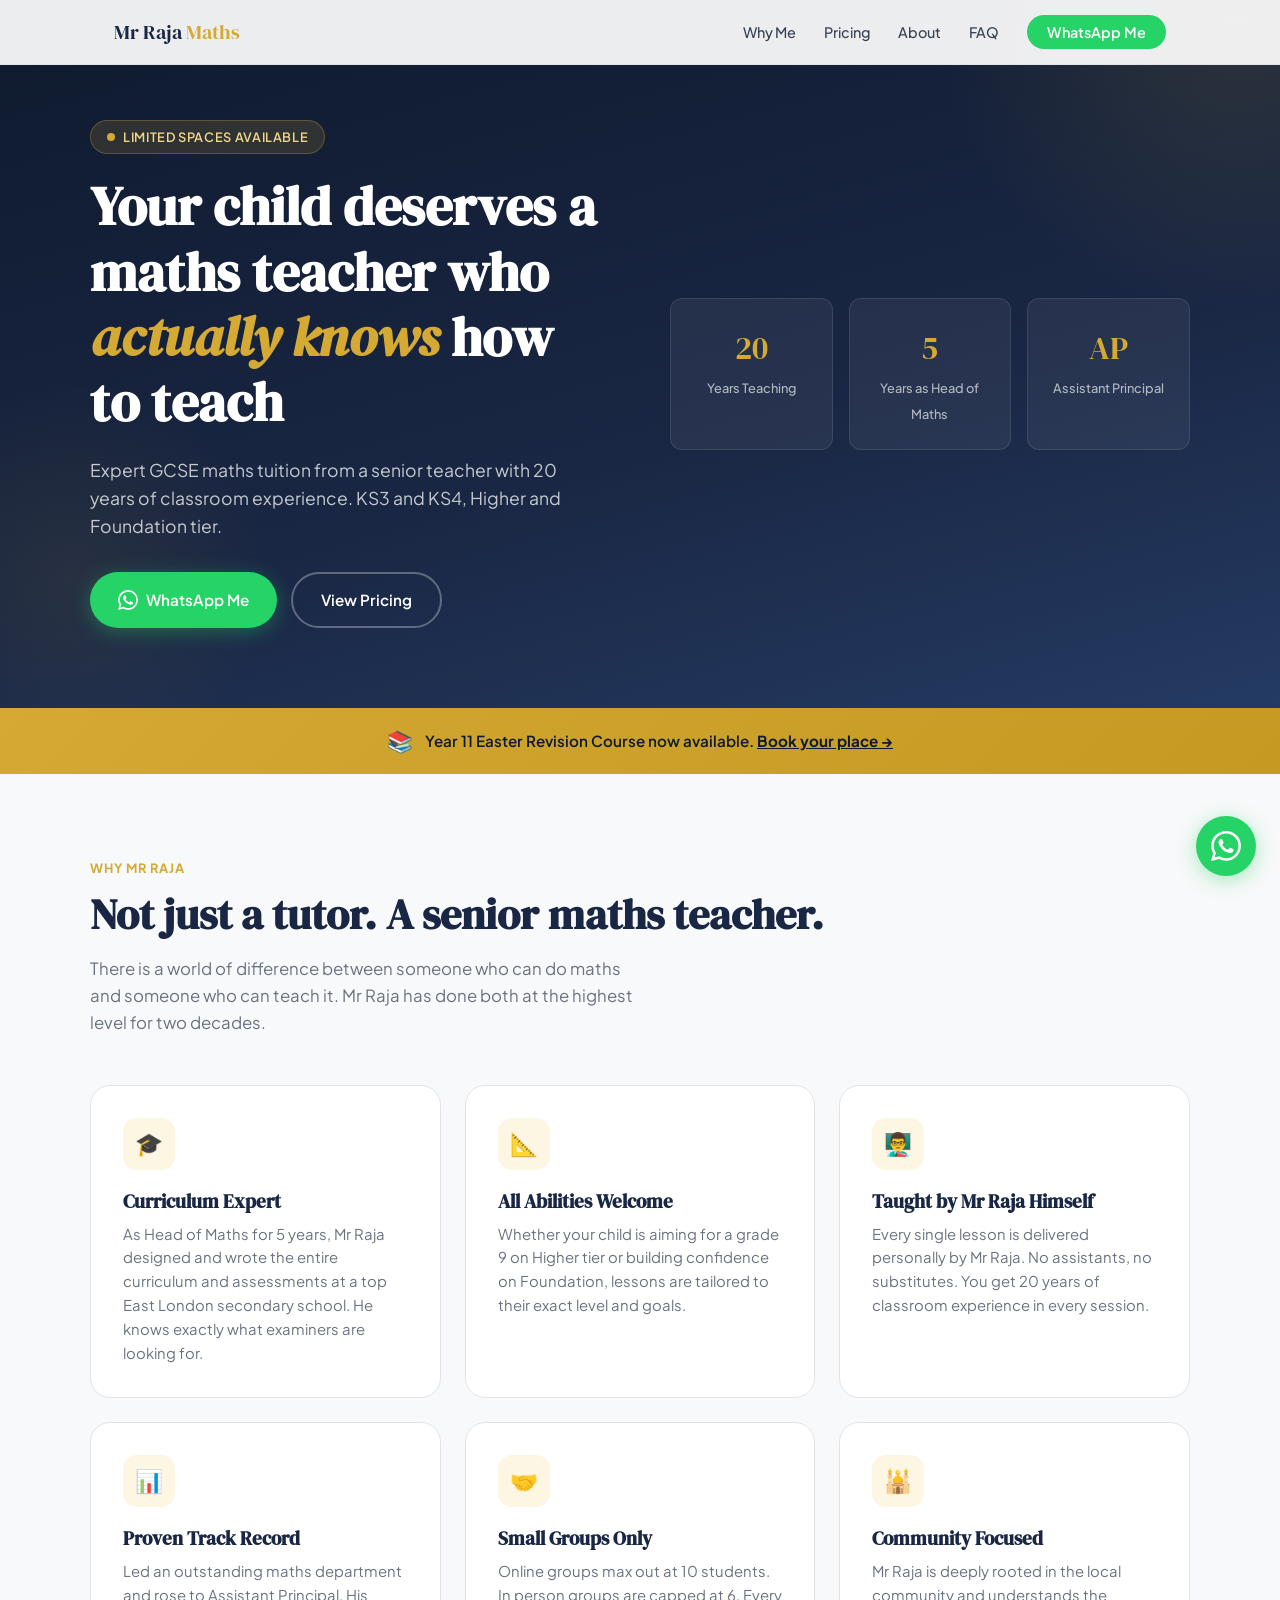
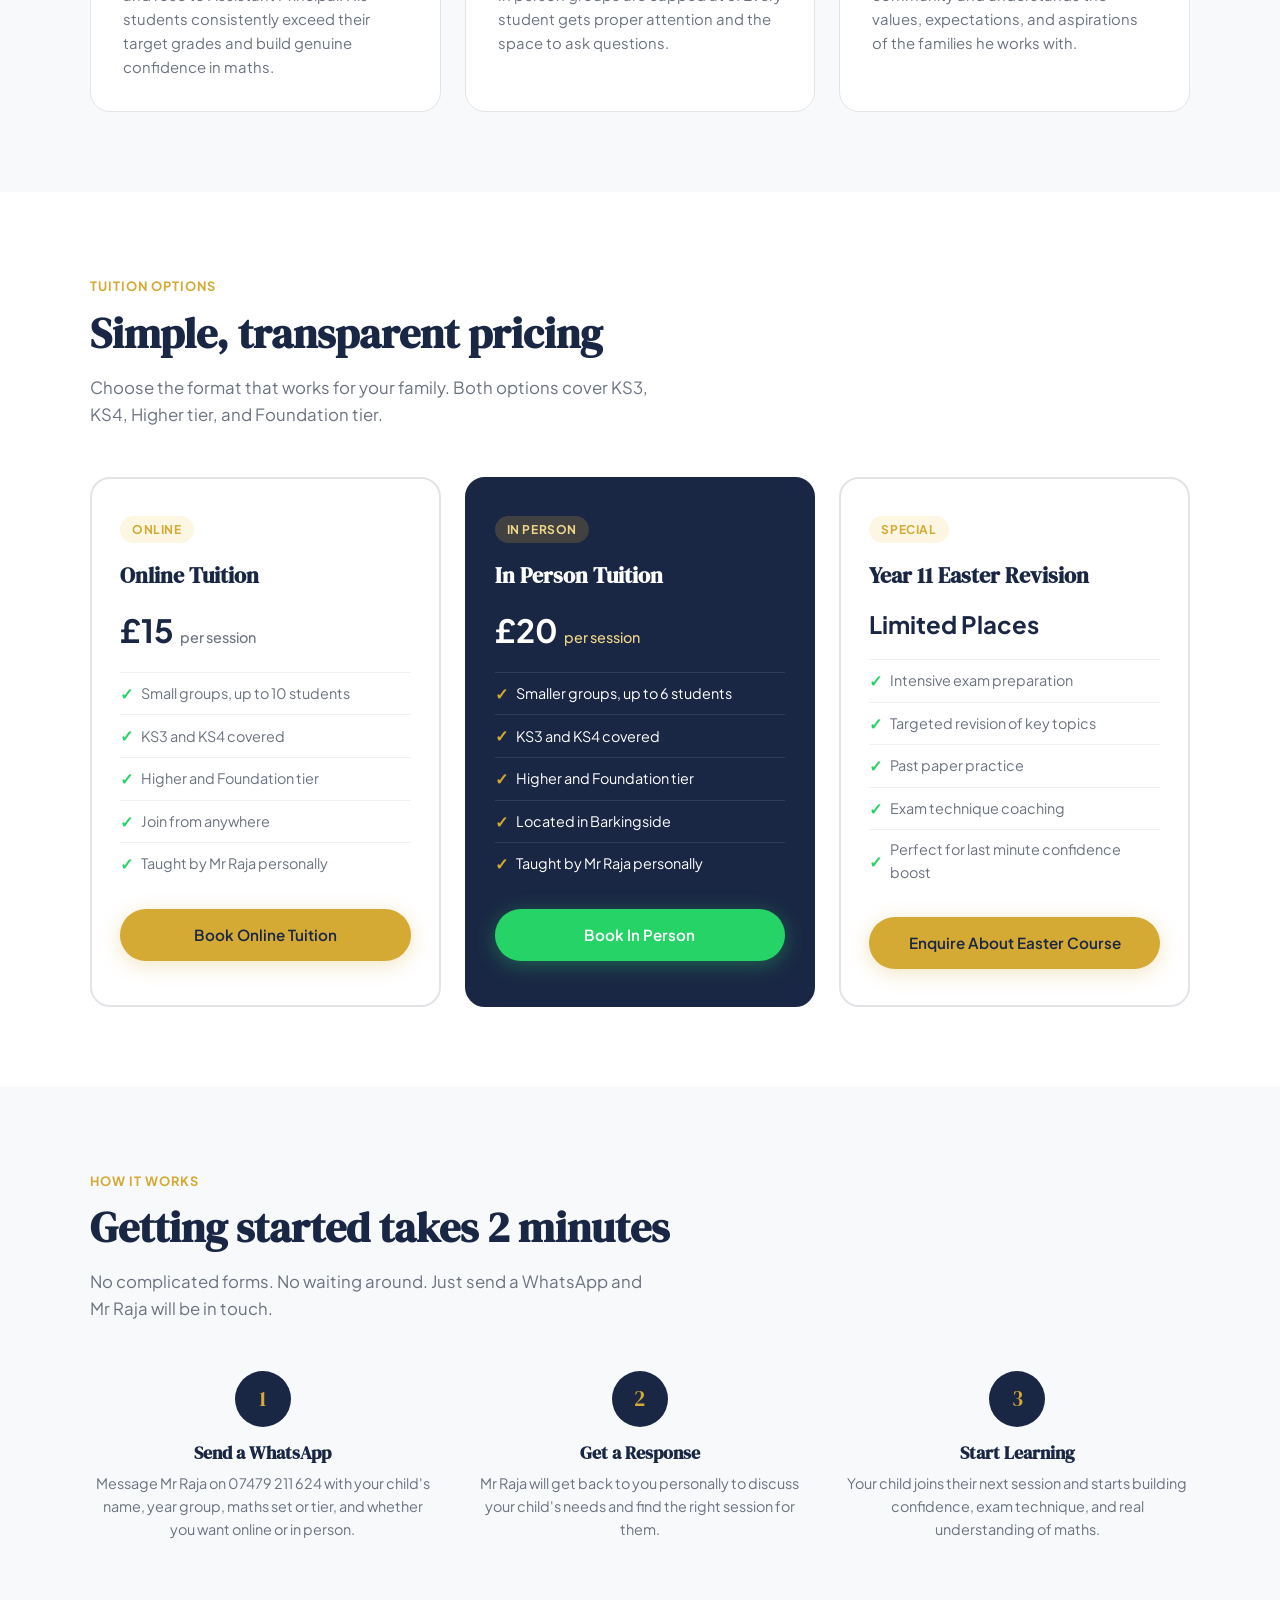
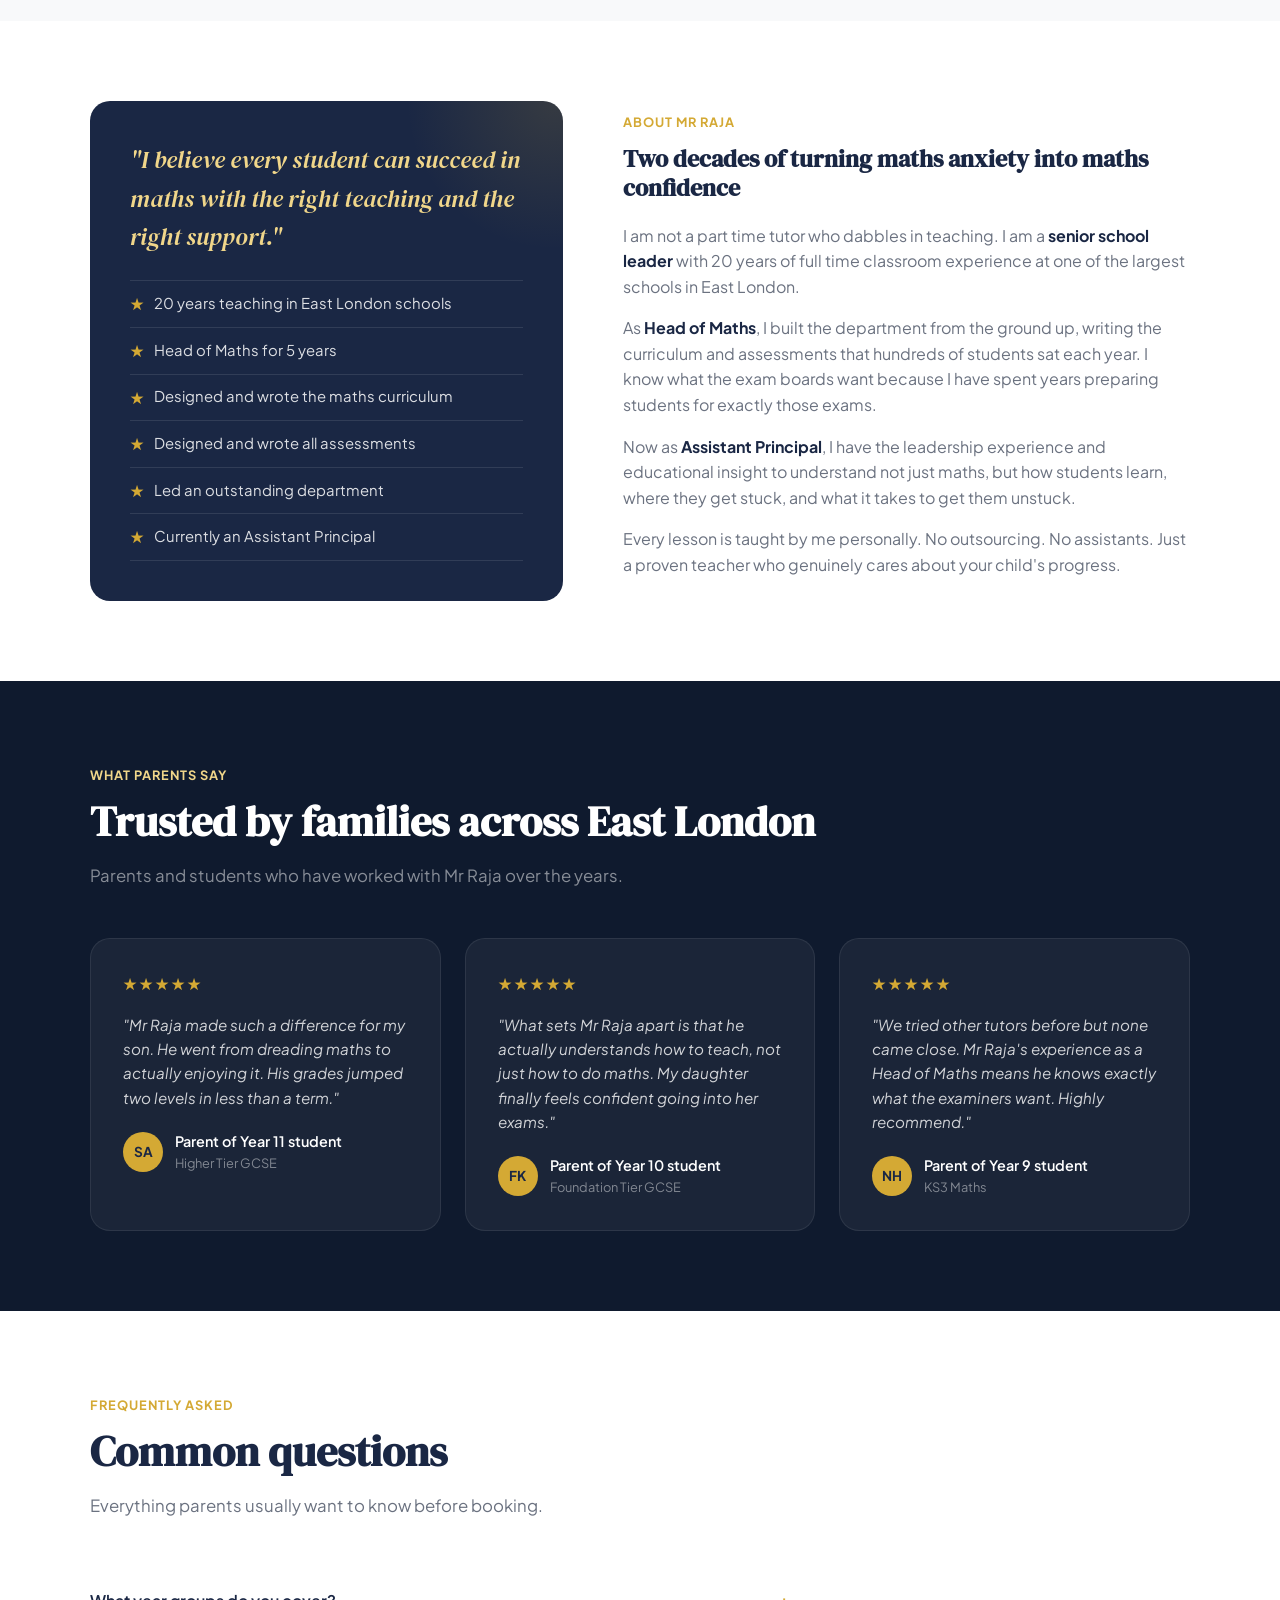
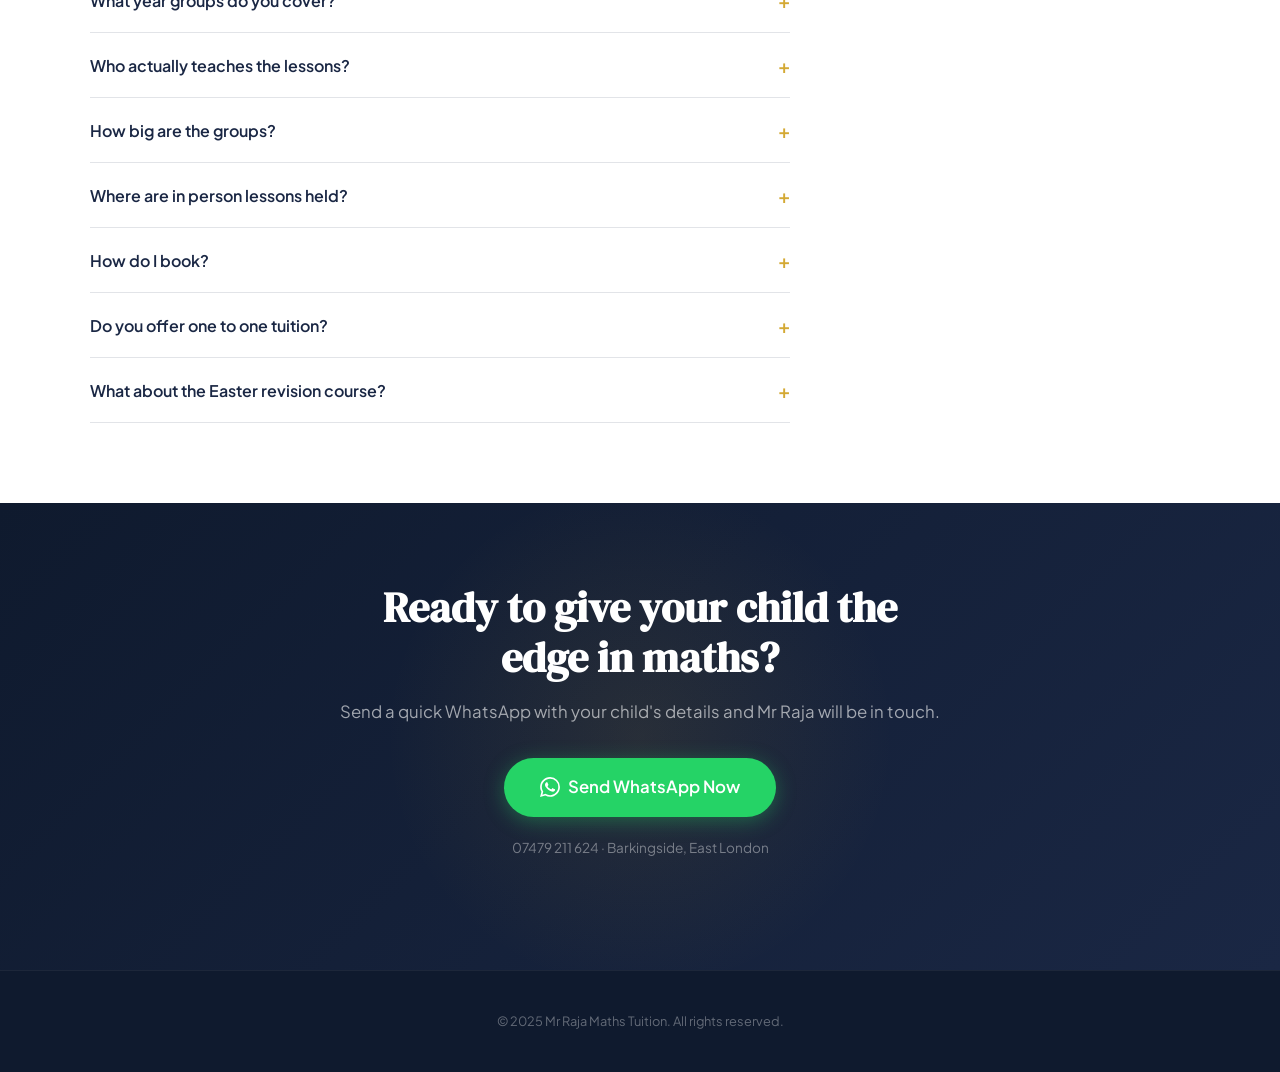
<file: portfolio/mr-raja-maths-tutor/index.html>
<!DOCTYPE html>
<html lang="en">
<head>
    <meta charset="UTF-8">
    <meta name="viewport" content="width=device-width, initial-scale=1.0">
    <title>Mr Raja Maths Tutor | 20 Years Teaching Excellence | Barkingside, East London</title>
    <meta name="description" content="Expert GCSE maths tuition from a senior teacher with 20+ years of classroom experience. KS3, KS4, Higher & Foundation tier. Online and in-person sessions in Barkingside.">
    <link rel="preconnect" href="https://fonts.googleapis.com">
    <link rel="preconnect" href="https://fonts.gstatic.com" crossorigin>
    <link href="https://fonts.googleapis.com/css2?family=DM+Serif+Display:ital@0;1&family=Plus+Jakarta+Sans:wght@400;500;600;700&display=swap" rel="stylesheet">
    <style>
        :root {
            --navy: #1a2744;
            --navy-deep: #0f1a2e;
            --gold: #d4a934;
            --gold-light: #f0d68a;
            --gold-pale: #fdf6e3;
            --white: #ffffff;
            --grey-50: #f8f9fa;
            --grey-100: #f0f1f3;
            --grey-200: #e2e4e8;
            --grey-500: #6b7280;
            --grey-700: #374151;
            --green-whatsapp: #25D366;
            --green-whatsapp-dark: #1fb855;
            --radius: 12px;
            --radius-lg: 20px;
            --shadow-sm: 0 1px 3px rgba(26,39,68,0.08);
            --shadow-md: 0 4px 20px rgba(26,39,68,0.1);
            --shadow-lg: 0 8px 40px rgba(26,39,68,0.14);
            --shadow-gold: 0 4px 20px rgba(212,169,52,0.3);
        }

        * { margin: 0; padding: 0; box-sizing: border-box; }

        html { scroll-behavior: smooth; }

        body {
            font-family: 'Plus Jakarta Sans', sans-serif;
            color: var(--grey-700);
            line-height: 1.6;
            background: var(--white);
            -webkit-font-smoothing: antialiased;
        }

        h1, h2, h3, h4 {
            font-family: 'DM Serif Display', serif;
            color: var(--navy);
            line-height: 1.2;
        }

        /* ---- NAV ---- */
        .nav {
            position: fixed;
            top: 0;
            left: 0;
            right: 0;
            z-index: 100;
            background: rgba(255,255,255,0.92);
            backdrop-filter: blur(16px);
            border-bottom: 1px solid var(--grey-200);
            transition: box-shadow 0.3s;
        }
        .nav.scrolled { box-shadow: var(--shadow-md); }
        .nav-inner {
            max-width: 1100px;
            margin: 0 auto;
            padding: 0 24px;
            height: 64px;
            display: flex;
            align-items: center;
            justify-content: space-between;
        }
        .nav-logo {
            font-family: 'DM Serif Display', serif;
            font-size: 1.25rem;
            color: var(--navy);
            text-decoration: none;
        }
        .nav-logo span { color: var(--gold); }
        .nav-links {
            display: flex;
            gap: 28px;
            list-style: none;
        }
        .nav-links a {
            text-decoration: none;
            color: var(--grey-700);
            font-size: 0.9rem;
            font-weight: 500;
            transition: color 0.2s;
        }
        .nav-links a:hover { color: var(--navy); }
        .nav-cta {
            background: var(--green-whatsapp);
            color: var(--white) !important;
            padding: 8px 20px;
            border-radius: 100px;
            font-weight: 600 !important;
            transition: background 0.2s, transform 0.2s;
        }
        .nav-cta:hover { background: var(--green-whatsapp-dark); transform: translateY(-1px); }
        .hamburger {
            display: none;
            background: none;
            border: none;
            cursor: pointer;
            padding: 4px;
        }
        .hamburger span {
            display: block;
            width: 24px;
            height: 2px;
            background: var(--navy);
            margin: 6px 0;
            transition: 0.3s;
        }

        /* ---- HERO ---- */
        .hero {
            padding: 120px 24px 80px;
            background: linear-gradient(165deg, var(--navy-deep) 0%, var(--navy) 60%, #243b63 100%);
            position: relative;
            overflow: hidden;
        }
        .hero::before {
            content: '';
            position: absolute;
            top: -40%;
            right: -20%;
            width: 600px;
            height: 600px;
            background: radial-gradient(circle, rgba(212,169,52,0.12) 0%, transparent 70%);
            border-radius: 50%;
        }
        .hero::after {
            content: '';
            position: absolute;
            bottom: -10%;
            left: -10%;
            width: 400px;
            height: 400px;
            background: radial-gradient(circle, rgba(212,169,52,0.08) 0%, transparent 70%);
            border-radius: 50%;
        }
        .hero-inner {
            max-width: 1100px;
            margin: 0 auto;
            display: grid;
            grid-template-columns: 1fr 1fr;
            gap: 60px;
            align-items: center;
            position: relative;
            z-index: 2;
        }
        .hero-badge {
            display: inline-flex;
            align-items: center;
            gap: 8px;
            background: rgba(212,169,52,0.15);
            border: 1px solid rgba(212,169,52,0.3);
            color: var(--gold-light);
            padding: 6px 16px;
            border-radius: 100px;
            font-size: 0.8rem;
            font-weight: 600;
            text-transform: uppercase;
            letter-spacing: 0.05em;
            margin-bottom: 20px;
            animation: fadeInUp 0.6s ease-out;
        }
        .hero-badge .pulse {
            width: 8px;
            height: 8px;
            background: var(--gold);
            border-radius: 50%;
            animation: pulse 2s infinite;
        }
        .hero h1 {
            color: var(--white);
            font-size: clamp(2.2rem, 5vw, 3.4rem);
            margin-bottom: 20px;
            animation: fadeInUp 0.6s ease-out 0.1s both;
        }
        .hero h1 em {
            font-style: italic;
            color: var(--gold);
        }
        .hero-sub {
            color: rgba(255,255,255,0.75);
            font-size: 1.1rem;
            margin-bottom: 32px;
            max-width: 480px;
            animation: fadeInUp 0.6s ease-out 0.2s both;
        }
        .hero-actions {
            display: flex;
            gap: 14px;
            flex-wrap: wrap;
            animation: fadeInUp 0.6s ease-out 0.3s both;
        }
        .btn {
            display: inline-flex;
            align-items: center;
            gap: 8px;
            padding: 14px 28px;
            border-radius: 100px;
            font-weight: 600;
            font-size: 0.95rem;
            text-decoration: none;
            transition: all 0.25s;
            cursor: pointer;
            border: none;
            font-family: inherit;
        }
        .btn-whatsapp {
            background: var(--green-whatsapp);
            color: var(--white);
            box-shadow: 0 4px 20px rgba(37,211,102,0.35);
        }
        .btn-whatsapp:hover { background: var(--green-whatsapp-dark); transform: translateY(-2px); box-shadow: 0 6px 28px rgba(37,211,102,0.4); }
        .btn-outline {
            background: transparent;
            color: var(--white);
            border: 2px solid rgba(255,255,255,0.3);
        }
        .btn-outline:hover { border-color: var(--gold); color: var(--gold); }
        .btn-gold {
            background: var(--gold);
            color: var(--navy);
            box-shadow: var(--shadow-gold);
        }
        .btn-gold:hover { transform: translateY(-2px); box-shadow: 0 6px 28px rgba(212,169,52,0.4); }

        .hero-stats {
            display: grid;
            grid-template-columns: repeat(3, 1fr);
            gap: 16px;
            animation: fadeInUp 0.6s ease-out 0.4s both;
        }
        .stat-card {
            background: rgba(255,255,255,0.06);
            border: 1px solid rgba(255,255,255,0.1);
            border-radius: var(--radius);
            padding: 24px 20px;
            text-align: center;
            backdrop-filter: blur(8px);
            transition: transform 0.3s, background 0.3s;
        }
        .stat-card:hover { transform: translateY(-4px); background: rgba(255,255,255,0.1); }
        .stat-number {
            font-family: 'DM Serif Display', serif;
            font-size: 2rem;
            color: var(--gold);
            display: block;
        }
        .stat-label {
            color: rgba(255,255,255,0.65);
            font-size: 0.8rem;
            font-weight: 500;
            margin-top: 4px;
        }

        /* ---- ANNOUNCEMENT BANNER ---- */
        .announcement {
            background: linear-gradient(135deg, var(--gold) 0%, #c49a20 100%);
            padding: 16px 24px;
            text-align: center;
        }
        .announcement-inner {
            max-width: 1100px;
            margin: 0 auto;
            display: flex;
            align-items: center;
            justify-content: center;
            gap: 12px;
            flex-wrap: wrap;
        }
        .announcement-icon { font-size: 1.3rem; }
        .announcement p {
            color: var(--navy-deep);
            font-weight: 600;
            font-size: 0.95rem;
        }
        .announcement a {
            color: var(--navy-deep);
            text-decoration: underline;
            font-weight: 700;
        }

        /* ---- SECTIONS ---- */
        .section {
            padding: 80px 24px;
        }
        .section-inner {
            max-width: 1100px;
            margin: 0 auto;
        }
        .section-label {
            display: inline-block;
            color: var(--gold);
            font-weight: 700;
            font-size: 0.8rem;
            text-transform: uppercase;
            letter-spacing: 0.08em;
            margin-bottom: 12px;
        }
        .section-title {
            font-size: clamp(1.8rem, 3.5vw, 2.6rem);
            margin-bottom: 16px;
        }
        .section-desc {
            color: var(--grey-500);
            font-size: 1.05rem;
            max-width: 560px;
            margin-bottom: 48px;
        }

        /* ---- WHY MR RAJA ---- */
        .why { background: var(--grey-50); }
        .why-grid {
            display: grid;
            grid-template-columns: repeat(auto-fit, minmax(300px, 1fr));
            gap: 24px;
        }
        .why-card {
            background: var(--white);
            border-radius: var(--radius-lg);
            padding: 32px;
            border: 1px solid var(--grey-200);
            transition: transform 0.3s, box-shadow 0.3s;
        }
        .why-card:hover { transform: translateY(-4px); box-shadow: var(--shadow-lg); }
        .why-icon {
            width: 52px;
            height: 52px;
            background: var(--gold-pale);
            border-radius: 14px;
            display: flex;
            align-items: center;
            justify-content: center;
            font-size: 1.4rem;
            margin-bottom: 20px;
        }
        .why-card h3 {
            font-size: 1.2rem;
            margin-bottom: 10px;
        }
        .why-card p {
            color: var(--grey-500);
            font-size: 0.93rem;
        }

        /* ---- SERVICES ---- */
        .services-grid {
            display: grid;
            grid-template-columns: repeat(auto-fit, minmax(280px, 1fr));
            gap: 24px;
        }
        .service-card {
            border-radius: var(--radius-lg);
            padding: 36px 28px;
            border: 2px solid var(--grey-200);
            transition: all 0.3s;
            position: relative;
            overflow: hidden;
        }
        .service-card::before {
            content: '';
            position: absolute;
            top: 0;
            left: 0;
            right: 0;
            height: 4px;
            background: var(--gold);
            transform: scaleX(0);
            transition: transform 0.3s;
        }
        .service-card:hover { border-color: var(--gold); }
        .service-card:hover::before { transform: scaleX(1); }
        .service-card.featured {
            background: var(--navy);
            border-color: var(--navy);
        }
        .service-card.featured h3,
        .service-card.featured p,
        .service-card.featured .service-price,
        .service-card.featured .service-detail { color: var(--white); }
        .service-card.featured .service-price span { color: var(--gold-light); }
        .service-card.featured .service-tag { background: rgba(212,169,52,0.2); color: var(--gold-light); }
        .service-tag {
            display: inline-block;
            background: var(--gold-pale);
            color: var(--gold);
            font-size: 0.75rem;
            font-weight: 700;
            text-transform: uppercase;
            letter-spacing: 0.05em;
            padding: 4px 12px;
            border-radius: 100px;
            margin-bottom: 20px;
        }
        .service-card h3 { font-size: 1.35rem; margin-bottom: 8px; }
        .service-price {
            font-size: 2rem;
            font-weight: 700;
            color: var(--navy);
            margin: 16px 0;
        }
        .service-price span { font-size: 0.9rem; color: var(--grey-500); font-weight: 500; }
        .service-detail {
            color: var(--grey-500);
            font-size: 0.9rem;
            padding: 8px 0;
            border-top: 1px solid var(--grey-100);
            display: flex;
            align-items: center;
            gap: 8px;
        }
        .service-card.featured .service-detail { border-color: rgba(255,255,255,0.1); }
        .check {
            color: var(--green-whatsapp);
            font-weight: 700;
            font-size: 1rem;
        }
        .service-card.featured .check { color: var(--gold); }

        /* ---- HOW IT WORKS ---- */
        .how { background: var(--grey-50); }
        .steps {
            display: grid;
            grid-template-columns: repeat(auto-fit, minmax(220px, 1fr));
            gap: 32px;
            counter-reset: step;
        }
        .step {
            text-align: center;
            position: relative;
        }
        .step-num {
            width: 56px;
            height: 56px;
            background: var(--navy);
            color: var(--gold);
            border-radius: 50%;
            display: flex;
            align-items: center;
            justify-content: center;
            font-family: 'DM Serif Display', serif;
            font-size: 1.3rem;
            margin: 0 auto 16px;
        }
        .step h3 { font-size: 1.1rem; margin-bottom: 8px; }
        .step p { color: var(--grey-500); font-size: 0.9rem; }

        /* ---- ABOUT ---- */
        .about-grid {
            display: grid;
            grid-template-columns: 1fr 1.2fr;
            gap: 60px;
            align-items: center;
        }
        .about-image {
            background: var(--navy);
            border-radius: var(--radius-lg);
            padding: 40px;
            color: var(--white);
            position: relative;
            overflow: hidden;
        }
        .about-image::before {
            content: '';
            position: absolute;
            top: -30%;
            right: -30%;
            width: 300px;
            height: 300px;
            background: radial-gradient(circle, rgba(212,169,52,0.15), transparent 70%);
            border-radius: 50%;
        }
        .about-quote {
            font-family: 'DM Serif Display', serif;
            font-size: 1.5rem;
            font-style: italic;
            margin-bottom: 24px;
            position: relative;
            z-index: 1;
            color: var(--gold-light);
        }
        .about-creds {
            list-style: none;
            position: relative;
            z-index: 1;
        }
        .about-creds li {
            padding: 10px 0;
            border-top: 1px solid rgba(255,255,255,0.1);
            display: flex;
            align-items: center;
            gap: 10px;
            font-size: 0.93rem;
            color: rgba(255,255,255,0.85);
        }
        .about-creds li:last-child { border-bottom: 1px solid rgba(255,255,255,0.1); }
        .cred-icon { color: var(--gold); font-size: 1rem; }
        .about-text h2 { margin-bottom: 20px; }
        .about-text p { margin-bottom: 16px; color: var(--grey-500); }
        .about-text p strong { color: var(--navy); }

        /* ---- TESTIMONIALS ---- */
        .testimonials { background: var(--navy-deep); }
        .testimonials .section-label { color: var(--gold-light); }
        .testimonials .section-title { color: var(--white); }
        .testimonials .section-desc { color: rgba(255,255,255,0.5); }
        .testimonial-grid {
            display: grid;
            grid-template-columns: repeat(auto-fit, minmax(300px, 1fr));
            gap: 24px;
        }
        .testimonial-card {
            background: rgba(255,255,255,0.05);
            border: 1px solid rgba(255,255,255,0.08);
            border-radius: var(--radius-lg);
            padding: 32px;
            transition: transform 0.3s;
        }
        .testimonial-card:hover { transform: translateY(-4px); }
        .stars { color: var(--gold); margin-bottom: 16px; font-size: 1rem; letter-spacing: 2px; }
        .testimonial-card p {
            color: rgba(255,255,255,0.8);
            font-size: 0.95rem;
            margin-bottom: 20px;
            font-style: italic;
        }
        .testimonial-author {
            display: flex;
            align-items: center;
            gap: 12px;
        }
        .testimonial-avatar {
            width: 40px;
            height: 40px;
            background: var(--gold);
            border-radius: 50%;
            display: flex;
            align-items: center;
            justify-content: center;
            color: var(--navy);
            font-weight: 700;
            font-size: 0.85rem;
        }
        .testimonial-name {
            color: var(--white);
            font-weight: 600;
            font-size: 0.9rem;
        }
        .testimonial-role {
            color: rgba(255,255,255,0.45);
            font-size: 0.8rem;
        }

        /* ---- FAQ ---- */
        .faq-list { max-width: 700px; }
        .faq-item {
            border-bottom: 1px solid var(--grey-200);
        }
        .faq-q {
            width: 100%;
            background: none;
            border: none;
            padding: 20px 0;
            display: flex;
            align-items: center;
            justify-content: space-between;
            cursor: pointer;
            font-family: inherit;
            font-size: 1rem;
            font-weight: 600;
            color: var(--navy);
            text-align: left;
        }
        .faq-q:hover { color: var(--gold); }
        .faq-arrow {
            transition: transform 0.3s;
            font-size: 1.2rem;
            color: var(--gold);
        }
        .faq-item.open .faq-arrow { transform: rotate(45deg); }
        .faq-a {
            max-height: 0;
            overflow: hidden;
            transition: max-height 0.35s ease, padding 0.35s;
            color: var(--grey-500);
            font-size: 0.93rem;
        }
        .faq-item.open .faq-a {
            max-height: 200px;
            padding-bottom: 20px;
        }

        /* ---- CTA FINAL ---- */
        .cta-final {
            background: linear-gradient(135deg, var(--navy-deep), var(--navy));
            padding: 80px 24px;
            text-align: center;
            position: relative;
            overflow: hidden;
        }
        .cta-final::before {
            content: '';
            position: absolute;
            top: 50%;
            left: 50%;
            transform: translate(-50%, -50%);
            width: 600px;
            height: 600px;
            background: radial-gradient(circle, rgba(212,169,52,0.1), transparent 60%);
            border-radius: 50%;
        }
        .cta-final-inner {
            max-width: 600px;
            margin: 0 auto;
            position: relative;
            z-index: 2;
        }
        .cta-final h2 {
            color: var(--white);
            font-size: clamp(1.8rem, 3.5vw, 2.6rem);
            margin-bottom: 16px;
        }
        .cta-final p {
            color: rgba(255,255,255,0.6);
            font-size: 1.05rem;
            margin-bottom: 32px;
        }
        .cta-final .btn { font-size: 1.05rem; padding: 16px 36px; }

        /* ---- FOOTER ---- */
        .footer {
            background: var(--navy-deep);
            border-top: 1px solid rgba(255,255,255,0.06);
            padding: 40px 24px;
            text-align: center;
        }
        .footer p {
            color: rgba(255,255,255,0.35);
            font-size: 0.8rem;
        }
        .footer a { color: var(--gold); text-decoration: none; }

        /* ---- STICKY WHATSAPP ---- */
        .sticky-wa {
            position: fixed;
            bottom: 24px;
            right: 24px;
            z-index: 999;
            animation: fadeInUp 0.5s ease-out 1s both;
        }
        .sticky-wa a {
            display: flex;
            align-items: center;
            justify-content: center;
            width: 60px;
            height: 60px;
            background: var(--green-whatsapp);
            border-radius: 50%;
            box-shadow: 0 4px 20px rgba(37,211,102,0.4);
            transition: transform 0.3s, box-shadow 0.3s;
        }
        .sticky-wa a:hover { transform: scale(1.1); box-shadow: 0 6px 30px rgba(37,211,102,0.5); }
        .sticky-wa svg { fill: white; width: 30px; height: 30px; }

        /* ---- ANIMATIONS ---- */
        @keyframes fadeInUp {
            from { opacity: 0; transform: translateY(20px); }
            to { opacity: 1; transform: translateY(0); }
        }
        @keyframes pulse {
            0%, 100% { opacity: 1; }
            50% { opacity: 0.4; }
        }
        .reveal {
            opacity: 0;
            transform: translateY(30px);
            transition: opacity 0.6s ease-out, transform 0.6s ease-out;
        }
        .reveal.visible {
            opacity: 1;
            transform: translateY(0);
        }

        /* ---- MOBILE ---- */
        @media (max-width: 768px) {
            .nav-links { display: none; }
            .nav-links.open {
                display: flex;
                flex-direction: column;
                position: absolute;
                top: 64px;
                left: 0;
                right: 0;
                background: var(--white);
                padding: 24px;
                border-bottom: 1px solid var(--grey-200);
                box-shadow: var(--shadow-md);
                gap: 16px;
            }
            .hamburger { display: block; }

            .hero { padding: 100px 24px 60px; }
            .hero-inner { grid-template-columns: 1fr; gap: 40px; }
            .hero-stats { grid-template-columns: repeat(3, 1fr); gap: 10px; }
            .stat-card { padding: 16px 12px; }
            .stat-number { font-size: 1.5rem; }

            .about-grid { grid-template-columns: 1fr; gap: 32px; }
            .about-image { order: -1; }

            .section { padding: 60px 24px; }

            .sticky-wa { bottom: 16px; right: 16px; }
            .sticky-wa a { width: 52px; height: 52px; }
            .sticky-wa svg { width: 26px; height: 26px; }
        }

        @media (max-width: 480px) {
            .hero-actions { flex-direction: column; }
            .hero-actions .btn { width: 100%; justify-content: center; }
            .steps { grid-template-columns: 1fr; gap: 24px; }
        }
    </style>
</head>
<body>

<!-- NAV -->
<nav class="nav" id="nav">
    <div class="nav-inner">
        <a href="#" class="nav-logo">Mr Raja <span>Maths</span></a>
        <ul class="nav-links" id="navLinks">
            <li><a href="#why">Why Me</a></li>
            <li><a href="#services">Pricing</a></li>
            <li><a href="#about">About</a></li>
            <li><a href="#faq">FAQ</a></li>
            <li><a href="https://wa.me/447479211624" class="nav-cta" target="_blank" rel="noopener">WhatsApp Me</a></li>
        </ul>
        <button class="hamburger" id="hamburger" aria-label="Menu">
            <span></span><span></span><span></span>
        </button>
    </div>
</nav>

<!-- HERO -->
<section class="hero">
    <div class="hero-inner">
        <div>
            <div class="hero-badge"><span class="pulse"></span> Limited Spaces Available</div>
            <h1>Your child deserves a maths teacher who <em>actually knows</em> how to teach</h1>
            <p class="hero-sub">Expert GCSE maths tuition from a senior teacher with 20 years of classroom experience. KS3 and KS4, Higher and Foundation tier.</p>
            <div class="hero-actions">
                <a href="https://wa.me/447479211624?text=Hi%20Mr%20Raja%2C%20I%27m%20interested%20in%20maths%20tuition.%20" class="btn btn-whatsapp" target="_blank" rel="noopener">
                    <svg width="20" height="20" viewBox="0 0 24 24" fill="currentColor"><path d="M17.472 14.382c-.297-.149-1.758-.867-2.03-.967-.273-.099-.471-.148-.67.15-.197.297-.767.966-.94 1.164-.173.199-.347.223-.644.075-.297-.15-1.255-.463-2.39-1.475-.883-.788-1.48-1.761-1.653-2.059-.173-.297-.018-.458.13-.606.134-.133.298-.347.446-.52.149-.174.198-.298.298-.497.099-.198.05-.371-.025-.52-.075-.149-.669-1.612-.916-2.207-.242-.579-.487-.5-.669-.51-.173-.008-.371-.01-.57-.01-.198 0-.52.074-.792.372-.272.297-1.04 1.016-1.04 2.479 0 1.462 1.065 2.875 1.213 3.074.149.198 2.096 3.2 5.077 4.487.709.306 1.262.489 1.694.625.712.227 1.36.195 1.871.118.571-.085 1.758-.719 2.006-1.413.248-.694.248-1.289.173-1.413-.074-.124-.272-.198-.57-.347m-5.421 7.403h-.004a9.87 9.87 0 01-5.031-1.378l-.361-.214-3.741.982.998-3.648-.235-.374a9.86 9.86 0 01-1.51-5.26c.001-5.45 4.436-9.884 9.888-9.884 2.64 0 5.122 1.03 6.988 2.898a9.825 9.825 0 012.893 6.994c-.003 5.45-4.437 9.884-9.885 9.884m8.413-18.297A11.815 11.815 0 0012.05 0C5.495 0 .16 5.335.157 11.892c0 2.096.547 4.142 1.588 5.945L.057 24l6.305-1.654a11.882 11.882 0 005.683 1.448h.005c6.554 0 11.89-5.335 11.893-11.893a11.821 11.821 0 00-3.48-8.413z"/></svg>
                    WhatsApp Me
                </a>
                <a href="#services" class="btn btn-outline">View Pricing</a>
            </div>
        </div>
        <div class="hero-stats">
            <div class="stat-card">
                <span class="stat-number">20</span>
                <span class="stat-label">Years Teaching</span>
            </div>
            <div class="stat-card">
                <span class="stat-number">5</span>
                <span class="stat-label">Years as Head of Maths</span>
            </div>
            <div class="stat-card">
                <span class="stat-number">AP</span>
                <span class="stat-label">Assistant Principal</span>
            </div>
        </div>
    </div>
</section>

<!-- ANNOUNCEMENT -->
<div class="announcement">
    <div class="announcement-inner">
        <span class="announcement-icon">📚</span>
        <p>Year 11 Easter Revision Course now available. <a href="https://wa.me/447479211624?text=Hi%20Mr%20Raja%2C%20I%27m%20interested%20in%20the%20Year%2011%20Easter%20Revision%20Course." target="_blank" rel="noopener">Book your place &rarr;</a></p>
    </div>
</div>

<!-- WHY MR RAJA -->
<section class="section why" id="why">
    <div class="section-inner">
        <span class="section-label">Why Mr Raja</span>
        <h2 class="section-title reveal">Not just a tutor. A senior maths teacher.</h2>
        <p class="section-desc reveal">There is a world of difference between someone who can do maths and someone who can teach it. Mr Raja has done both at the highest level for two decades.</p>
        <div class="why-grid">
            <div class="why-card reveal">
                <div class="why-icon">🎓</div>
                <h3>Curriculum Expert</h3>
                <p>As Head of Maths for 5 years, Mr Raja designed and wrote the entire curriculum and assessments at a top East London secondary school. He knows exactly what examiners are looking for.</p>
            </div>
            <div class="why-card reveal">
                <div class="why-icon">📐</div>
                <h3>All Abilities Welcome</h3>
                <p>Whether your child is aiming for a grade 9 on Higher tier or building confidence on Foundation, lessons are tailored to their exact level and goals.</p>
            </div>
            <div class="why-card reveal">
                <div class="why-icon">👨‍🏫</div>
                <h3>Taught by Mr Raja Himself</h3>
                <p>Every single lesson is delivered personally by Mr Raja. No assistants, no substitutes. You get 20 years of classroom experience in every session.</p>
            </div>
            <div class="why-card reveal">
                <div class="why-icon">📊</div>
                <h3>Proven Track Record</h3>
                <p>Led an outstanding maths department and rose to Assistant Principal. His students consistently exceed their target grades and build genuine confidence in maths.</p>
            </div>
            <div class="why-card reveal">
                <div class="why-icon">🤝</div>
                <h3>Small Groups Only</h3>
                <p>Online groups max out at 10 students. In person groups are capped at 6. Every student gets proper attention and the space to ask questions.</p>
            </div>
            <div class="why-card reveal">
                <div class="why-icon">🕌</div>
                <h3>Community Focused</h3>
                <p>Mr Raja is deeply rooted in the local community and understands the values, expectations, and aspirations of the families he works with.</p>
            </div>
        </div>
    </div>
</section>

<!-- SERVICES / PRICING -->
<section class="section" id="services">
    <div class="section-inner">
        <span class="section-label">Tuition Options</span>
        <h2 class="section-title reveal">Simple, transparent pricing</h2>
        <p class="section-desc reveal">Choose the format that works for your family. Both options cover KS3, KS4, Higher tier, and Foundation tier.</p>
        <div class="services-grid">
            <div class="service-card reveal">
                <span class="service-tag">Online</span>
                <h3>Online Tuition</h3>
                <div class="service-price">£15 <span>per session</span></div>
                <div class="service-detail"><span class="check">✓</span> Small groups, up to 10 students</div>
                <div class="service-detail"><span class="check">✓</span> KS3 and KS4 covered</div>
                <div class="service-detail"><span class="check">✓</span> Higher and Foundation tier</div>
                <div class="service-detail"><span class="check">✓</span> Join from anywhere</div>
                <div class="service-detail"><span class="check">✓</span> Taught by Mr Raja personally</div>
                <div style="margin-top: 24px;">
                    <a href="https://wa.me/447479211624?text=Hi%20Mr%20Raja%2C%20I%27m%20interested%20in%20online%20maths%20tuition." class="btn btn-gold" target="_blank" rel="noopener" style="width:100%;justify-content:center;">Book Online Tuition</a>
                </div>
            </div>
            <div class="service-card featured reveal">
                <span class="service-tag">In Person</span>
                <h3>In Person Tuition</h3>
                <div class="service-price">£20 <span>per session</span></div>
                <div class="service-detail"><span class="check">✓</span> Smaller groups, up to 6 students</div>
                <div class="service-detail"><span class="check">✓</span> KS3 and KS4 covered</div>
                <div class="service-detail"><span class="check">✓</span> Higher and Foundation tier</div>
                <div class="service-detail"><span class="check">✓</span> Located in Barkingside</div>
                <div class="service-detail"><span class="check">✓</span> Taught by Mr Raja personally</div>
                <div style="margin-top: 24px;">
                    <a href="https://wa.me/447479211624?text=Hi%20Mr%20Raja%2C%20I%27m%20interested%20in%20in-person%20maths%20tuition%20in%20Barkingside." class="btn btn-whatsapp" target="_blank" rel="noopener" style="width:100%;justify-content:center;">Book In Person</a>
                </div>
            </div>
            <div class="service-card reveal">
                <span class="service-tag">Special</span>
                <h3>Year 11 Easter Revision</h3>
                <div class="service-price" style="font-size:1.5rem;">Limited Places</div>
                <div class="service-detail"><span class="check">✓</span> Intensive exam preparation</div>
                <div class="service-detail"><span class="check">✓</span> Targeted revision of key topics</div>
                <div class="service-detail"><span class="check">✓</span> Past paper practice</div>
                <div class="service-detail"><span class="check">✓</span> Exam technique coaching</div>
                <div class="service-detail"><span class="check">✓</span> Perfect for last minute confidence boost</div>
                <div style="margin-top: 24px;">
                    <a href="https://wa.me/447479211624?text=Hi%20Mr%20Raja%2C%20I%27m%20interested%20in%20the%20Year%2011%20Easter%20Revision%20Course." class="btn btn-gold" target="_blank" rel="noopener" style="width:100%;justify-content:center;">Enquire About Easter Course</a>
                </div>
            </div>
        </div>
    </div>
</section>

<!-- HOW IT WORKS -->
<section class="section how">
    <div class="section-inner">
        <span class="section-label">How It Works</span>
        <h2 class="section-title reveal">Getting started takes 2 minutes</h2>
        <p class="section-desc reveal">No complicated forms. No waiting around. Just send a WhatsApp and Mr Raja will be in touch.</p>
        <div class="steps">
            <div class="step reveal">
                <div class="step-num">1</div>
                <h3>Send a WhatsApp</h3>
                <p>Message Mr Raja on 07479 211 624 with your child's name, year group, maths set or tier, and whether you want online or in person.</p>
            </div>
            <div class="step reveal">
                <div class="step-num">2</div>
                <h3>Get a Response</h3>
                <p>Mr Raja will get back to you personally to discuss your child's needs and find the right session for them.</p>
            </div>
            <div class="step reveal">
                <div class="step-num">3</div>
                <h3>Start Learning</h3>
                <p>Your child joins their next session and starts building confidence, exam technique, and real understanding of maths.</p>
            </div>
        </div>
    </div>
</section>

<!-- ABOUT -->
<section class="section" id="about">
    <div class="section-inner">
        <div class="about-grid">
            <div class="about-image reveal">
                <p class="about-quote">"I believe every student can succeed in maths with the right teaching and the right support."</p>
                <ul class="about-creds">
                    <li><span class="cred-icon">★</span> 20 years teaching in East London schools</li>
                    <li><span class="cred-icon">★</span> Head of Maths for 5 years</li>
                    <li><span class="cred-icon">★</span> Designed and wrote the maths curriculum</li>
                    <li><span class="cred-icon">★</span> Designed and wrote all assessments</li>
                    <li><span class="cred-icon">★</span> Led an outstanding department</li>
                    <li><span class="cred-icon">★</span> Currently an Assistant Principal</li>
                </ul>
            </div>
            <div class="about-text reveal">
                <span class="section-label">About Mr Raja</span>
                <h2>Two decades of turning maths anxiety into maths confidence</h2>
                <p>I am not a part time tutor who dabbles in teaching. I am a <strong>senior school leader</strong> with 20 years of full time classroom experience at one of the largest schools in East London.</p>
                <p>As <strong>Head of Maths</strong>, I built the department from the ground up, writing the curriculum and assessments that hundreds of students sat each year. I know what the exam boards want because I have spent years preparing students for exactly those exams.</p>
                <p>Now as <strong>Assistant Principal</strong>, I have the leadership experience and educational insight to understand not just maths, but how students learn, where they get stuck, and what it takes to get them unstuck.</p>
                <p>Every lesson is taught by me personally. No outsourcing. No assistants. Just a proven teacher who genuinely cares about your child's progress.</p>
            </div>
        </div>
    </div>
</section>

<!-- TESTIMONIALS -->
<section class="section testimonials" id="testimonials">
    <div class="section-inner">
        <span class="section-label">What Parents Say</span>
        <h2 class="section-title reveal">Trusted by families across East London</h2>
        <p class="section-desc reveal">Parents and students who have worked with Mr Raja over the years.</p>
        <div class="testimonial-grid">
            <div class="testimonial-card reveal">
                <div class="stars">★★★★★</div>
                <p>"Mr Raja made such a difference for my son. He went from dreading maths to actually enjoying it. His grades jumped two levels in less than a term."</p>
                <div class="testimonial-author">
                    <div class="testimonial-avatar">SA</div>
                    <div>
                        <div class="testimonial-name">Parent of Year 11 student</div>
                        <div class="testimonial-role">Higher Tier GCSE</div>
                    </div>
                </div>
            </div>
            <div class="testimonial-card reveal">
                <div class="stars">★★★★★</div>
                <p>"What sets Mr Raja apart is that he actually understands how to teach, not just how to do maths. My daughter finally feels confident going into her exams."</p>
                <div class="testimonial-author">
                    <div class="testimonial-avatar">FK</div>
                    <div>
                        <div class="testimonial-name">Parent of Year 10 student</div>
                        <div class="testimonial-role">Foundation Tier GCSE</div>
                    </div>
                </div>
            </div>
            <div class="testimonial-card reveal">
                <div class="stars">★★★★★</div>
                <p>"We tried other tutors before but none came close. Mr Raja's experience as a Head of Maths means he knows exactly what the examiners want. Highly recommend."</p>
                <div class="testimonial-author">
                    <div class="testimonial-avatar">NH</div>
                    <div>
                        <div class="testimonial-name">Parent of Year 9 student</div>
                        <div class="testimonial-role">KS3 Maths</div>
                    </div>
                </div>
            </div>
        </div>
    </div>
</section>

<!-- FAQ -->
<section class="section" id="faq">
    <div class="section-inner">
        <span class="section-label">Frequently Asked</span>
        <h2 class="section-title reveal">Common questions</h2>
        <p class="section-desc reveal">Everything parents usually want to know before booking.</p>
        <div class="faq-list">
            <div class="faq-item reveal">
                <button class="faq-q">What year groups do you cover? <span class="faq-arrow">+</span></button>
                <div class="faq-a">Mr Raja teaches KS3 (Years 7, 8, and 9) and KS4 (Years 10 and 11), covering both Higher and Foundation tier GCSE maths.</div>
            </div>
            <div class="faq-item reveal">
                <button class="faq-q">Who actually teaches the lessons? <span class="faq-arrow">+</span></button>
                <div class="faq-a">Every single lesson is taught by Mr Raja himself. There are no assistants or substitute teachers. You are getting a senior school leader with 20 years of experience in every session.</div>
            </div>
            <div class="faq-item reveal">
                <button class="faq-q">How big are the groups? <span class="faq-arrow">+</span></button>
                <div class="faq-a">Online sessions have a maximum of 10 students. In person sessions in Barkingside are capped at 6. This means every student gets proper individual attention.</div>
            </div>
            <div class="faq-item reveal">
                <button class="faq-q">Where are in person lessons held? <span class="faq-arrow">+</span></button>
                <div class="faq-a">In person sessions take place in Barkingside, East London. Send a WhatsApp for the exact location details.</div>
            </div>
            <div class="faq-item reveal">
                <button class="faq-q">How do I book? <span class="faq-arrow">+</span></button>
                <div class="faq-a">Simply send a WhatsApp message to 07479 211 624 with your child's name, year group, maths set or tier of entry, and whether you want online or in person. Mr Raja will respond personally.</div>
            </div>
            <div class="faq-item reveal">
                <button class="faq-q">Do you offer one to one tuition? <span class="faq-arrow">+</span></button>
                <div class="faq-a">Currently, Mr Raja offers small group tuition to keep costs affordable for families. Contact him on WhatsApp to discuss your requirements.</div>
            </div>
            <div class="faq-item reveal">
                <button class="faq-q">What about the Easter revision course? <span class="faq-arrow">+</span></button>
                <div class="faq-a">The Year 11 Easter Revision Course is an intensive programme designed to prepare students for their GCSE maths exams. Spaces are limited, so get in touch early to secure a place.</div>
            </div>
        </div>
    </div>
</section>

<!-- FINAL CTA -->
<section class="cta-final">
    <div class="cta-final-inner">
        <h2>Ready to give your child the edge in maths?</h2>
        <p>Send a quick WhatsApp with your child's details and Mr Raja will be in touch.</p>
        <a href="https://wa.me/447479211624?text=Hi%20Mr%20Raja%2C%20I%27m%20interested%20in%20maths%20tuition.%20%0A%0AStudent%20name%3A%20%0AYear%20group%3A%20%0AMaths%20set%2Ftier%3A%20%0AOnline%20or%20In%20Person%3A%20" class="btn btn-whatsapp" target="_blank" rel="noopener">
            <svg width="20" height="20" viewBox="0 0 24 24" fill="currentColor"><path d="M17.472 14.382c-.297-.149-1.758-.867-2.03-.967-.273-.099-.471-.148-.67.15-.197.297-.767.966-.94 1.164-.173.199-.347.223-.644.075-.297-.15-1.255-.463-2.39-1.475-.883-.788-1.48-1.761-1.653-2.059-.173-.297-.018-.458.13-.606.134-.133.298-.347.446-.52.149-.174.198-.298.298-.497.099-.198.05-.371-.025-.52-.075-.149-.669-1.612-.916-2.207-.242-.579-.487-.5-.669-.51-.173-.008-.371-.01-.57-.01-.198 0-.52.074-.792.372-.272.297-1.04 1.016-1.04 2.479 0 1.462 1.065 2.875 1.213 3.074.149.198 2.096 3.2 5.077 4.487.709.306 1.262.489 1.694.625.712.227 1.36.195 1.871.118.571-.085 1.758-.719 2.006-1.413.248-.694.248-1.289.173-1.413-.074-.124-.272-.198-.57-.347m-5.421 7.403h-.004a9.87 9.87 0 01-5.031-1.378l-.361-.214-3.741.982.998-3.648-.235-.374a9.86 9.86 0 01-1.51-5.26c.001-5.45 4.436-9.884 9.888-9.884 2.64 0 5.122 1.03 6.988 2.898a9.825 9.825 0 012.893 6.994c-.003 5.45-4.437 9.884-9.885 9.884m8.413-18.297A11.815 11.815 0 0012.05 0C5.495 0 .16 5.335.157 11.892c0 2.096.547 4.142 1.588 5.945L.057 24l6.305-1.654a11.882 11.882 0 005.683 1.448h.005c6.554 0 11.89-5.335 11.893-11.893a11.821 11.821 0 00-3.48-8.413z"/></svg>
            Send WhatsApp Now
        </a>
        <p style="margin-top: 20px; font-size: 0.85rem; color: rgba(255,255,255,0.4);">07479 211 624 · Barkingside, East London</p>
    </div>
</section>

<!-- FOOTER -->
<footer class="footer">
    <p>&copy; 2025 Mr Raja Maths Tuition. All rights reserved.</p>
</footer>

<!-- STICKY WHATSAPP -->
<div class="sticky-wa">
    <a href="https://wa.me/447479211624?text=Hi%20Mr%20Raja%2C%20I%27m%20interested%20in%20maths%20tuition." target="_blank" rel="noopener" aria-label="Chat on WhatsApp">
        <svg viewBox="0 0 24 24"><path d="M17.472 14.382c-.297-.149-1.758-.867-2.03-.967-.273-.099-.471-.148-.67.15-.197.297-.767.966-.94 1.164-.173.199-.347.223-.644.075-.297-.15-1.255-.463-2.39-1.475-.883-.788-1.48-1.761-1.653-2.059-.173-.297-.018-.458.13-.606.134-.133.298-.347.446-.52.149-.174.198-.298.298-.497.099-.198.05-.371-.025-.52-.075-.149-.669-1.612-.916-2.207-.242-.579-.487-.5-.669-.51-.173-.008-.371-.01-.57-.01-.198 0-.52.074-.792.372-.272.297-1.04 1.016-1.04 2.479 0 1.462 1.065 2.875 1.213 3.074.149.198 2.096 3.2 5.077 4.487.709.306 1.262.489 1.694.625.712.227 1.36.195 1.871.118.571-.085 1.758-.719 2.006-1.413.248-.694.248-1.289.173-1.413-.074-.124-.272-.198-.57-.347m-5.421 7.403h-.004a9.87 9.87 0 01-5.031-1.378l-.361-.214-3.741.982.998-3.648-.235-.374a9.86 9.86 0 01-1.51-5.26c.001-5.45 4.436-9.884 9.888-9.884 2.64 0 5.122 1.03 6.988 2.898a9.825 9.825 0 012.893 6.994c-.003 5.45-4.437 9.884-9.885 9.884m8.413-18.297A11.815 11.815 0 0012.05 0C5.495 0 .16 5.335.157 11.892c0 2.096.547 4.142 1.588 5.945L.057 24l6.305-1.654a11.882 11.882 0 005.683 1.448h.005c6.554 0 11.89-5.335 11.893-11.893a11.821 11.821 0 00-3.48-8.413z"/></svg>
    </a>
</div>

<script>
    // Nav scroll effect
    const nav = document.getElementById('nav');
    window.addEventListener('scroll', () => {
        nav.classList.toggle('scrolled', window.scrollY > 20);
    });

    // Hamburger menu
    const hamburger = document.getElementById('hamburger');
    const navLinks = document.getElementById('navLinks');
    hamburger.addEventListener('click', () => {
        navLinks.classList.toggle('open');
    });
    navLinks.querySelectorAll('a').forEach(link => {
        link.addEventListener('click', () => navLinks.classList.remove('open'));
    });

    // FAQ accordion
    document.querySelectorAll('.faq-q').forEach(btn => {
        btn.addEventListener('click', () => {
            const item = btn.parentElement;
            const wasOpen = item.classList.contains('open');
            document.querySelectorAll('.faq-item').forEach(i => i.classList.remove('open'));
            if (!wasOpen) item.classList.add('open');
        });
    });

    // Scroll reveal
    const observer = new IntersectionObserver((entries) => {
        entries.forEach(entry => {
            if (entry.isIntersecting) {
                entry.target.classList.add('visible');
            }
        });
    }, { threshold: 0.1, rootMargin: '0px 0px -40px 0px' });

    document.querySelectorAll('.reveal').forEach(el => observer.observe(el));
</script>

</body>
</html>
</file>
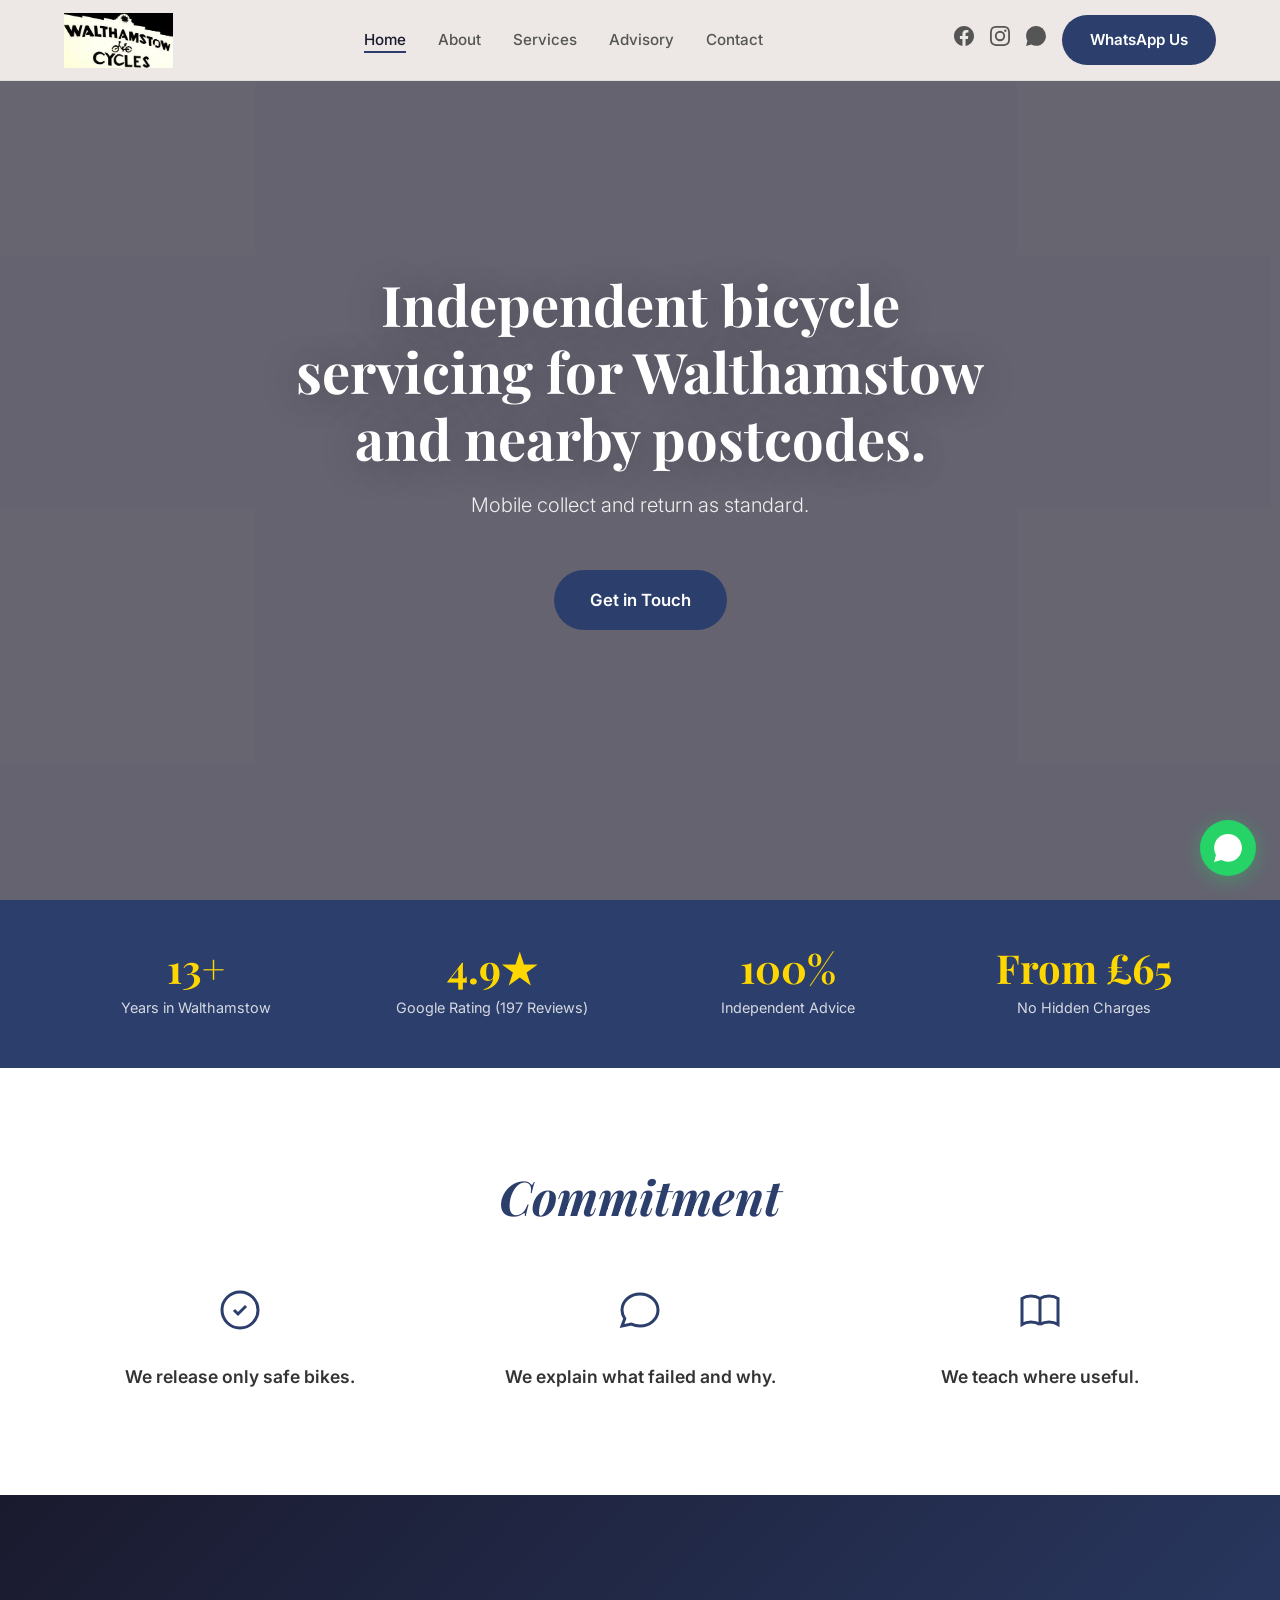
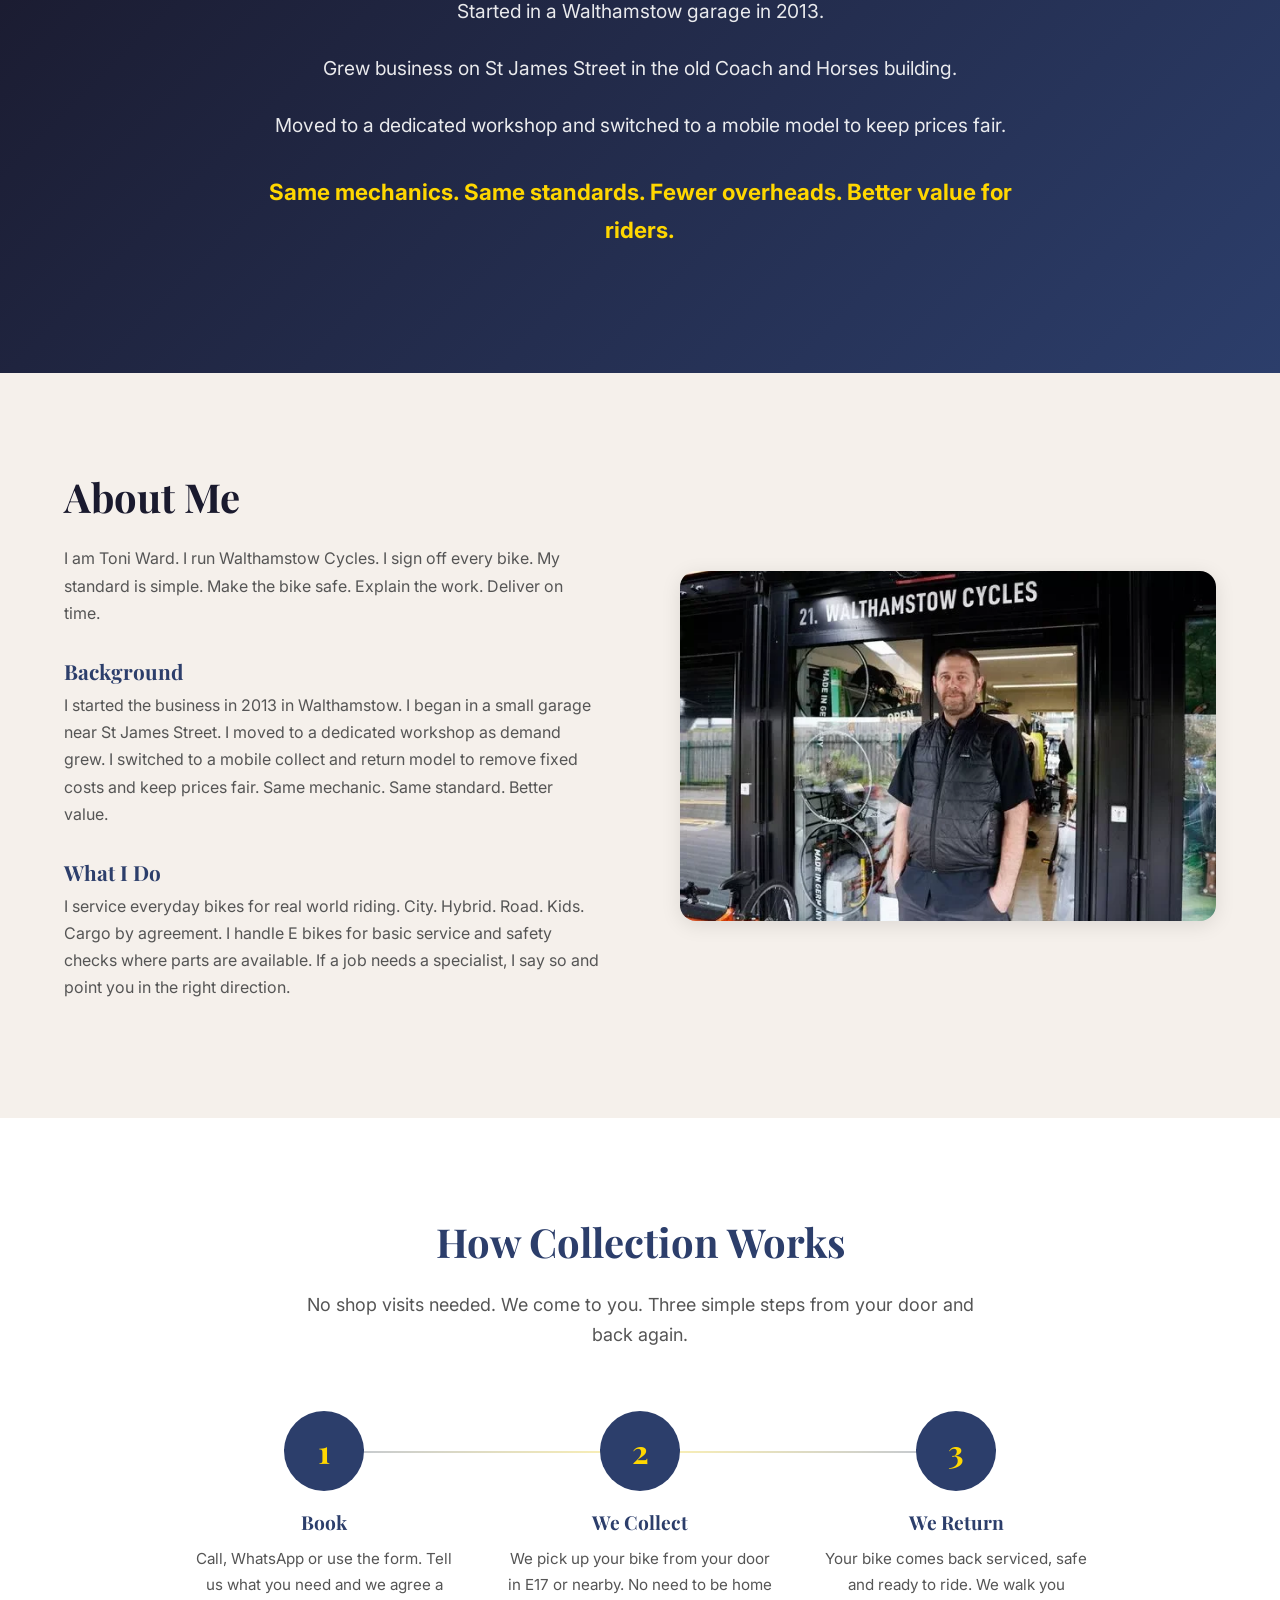
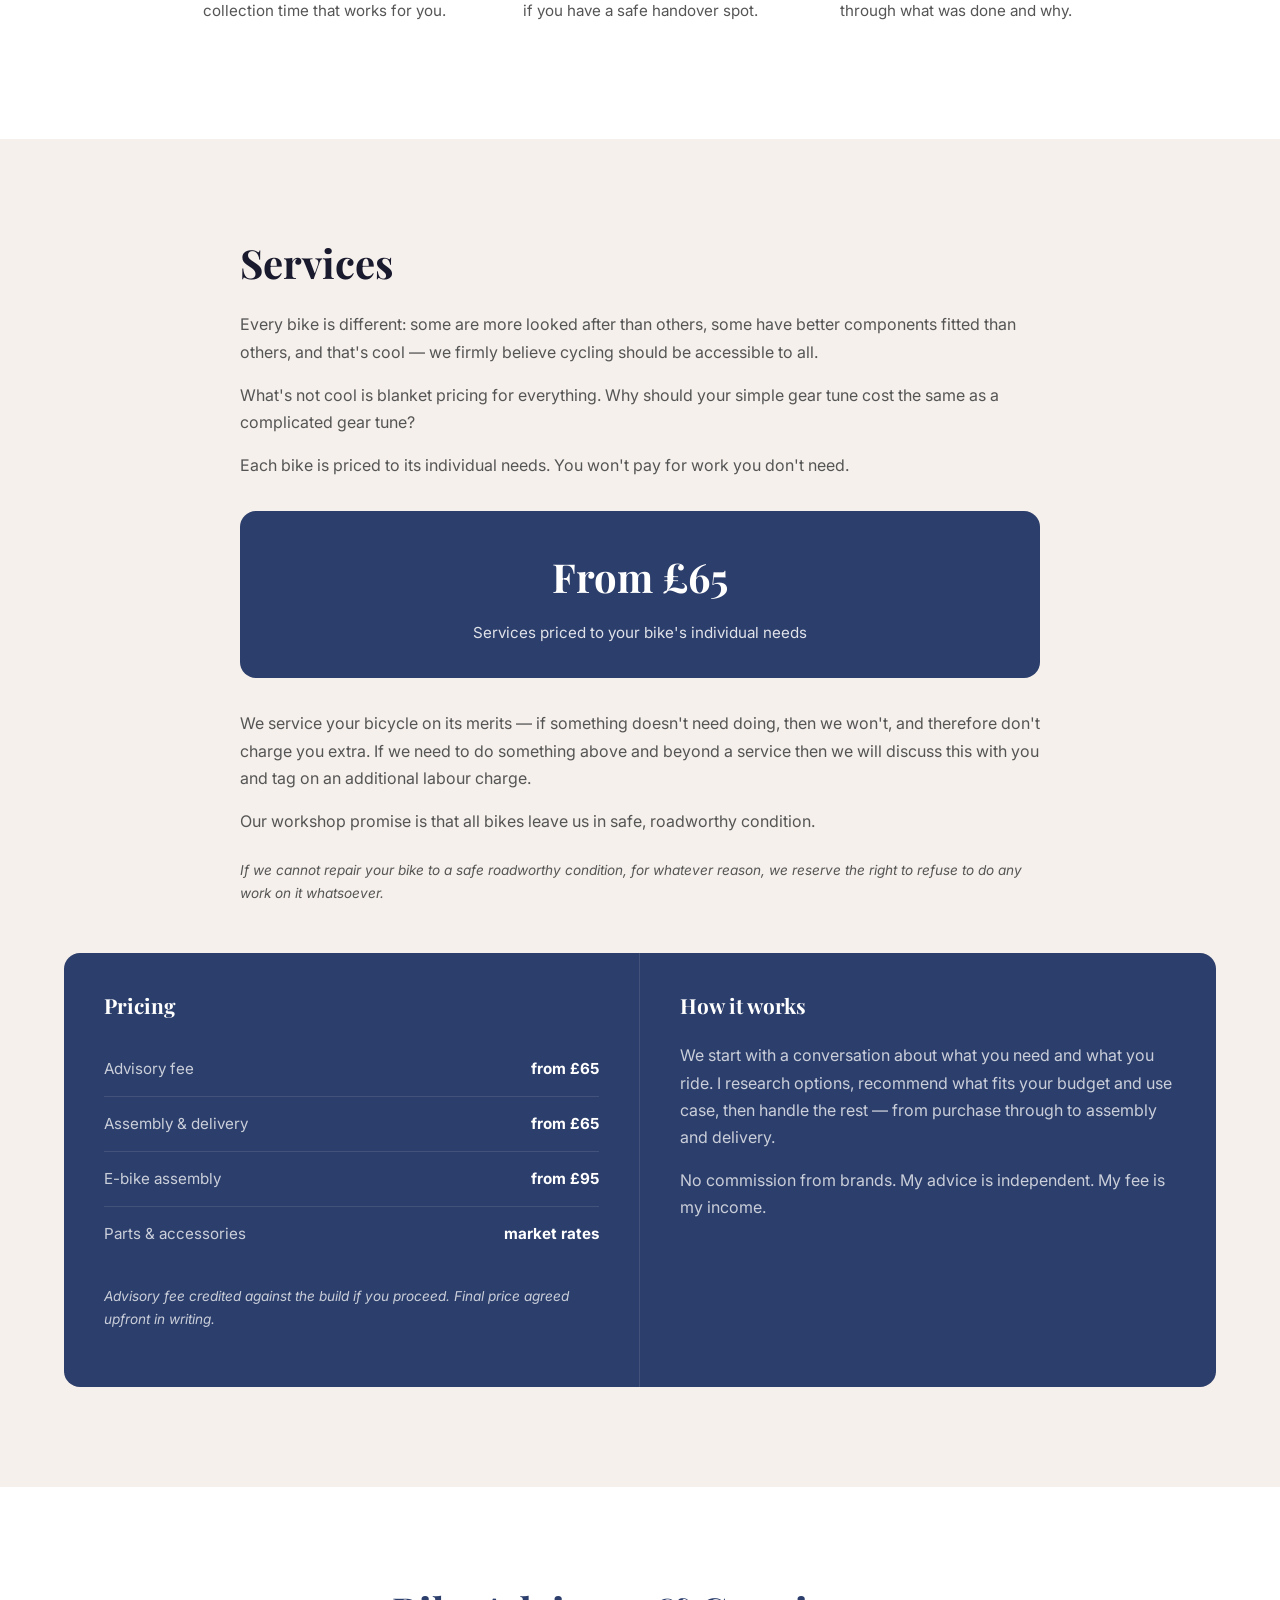
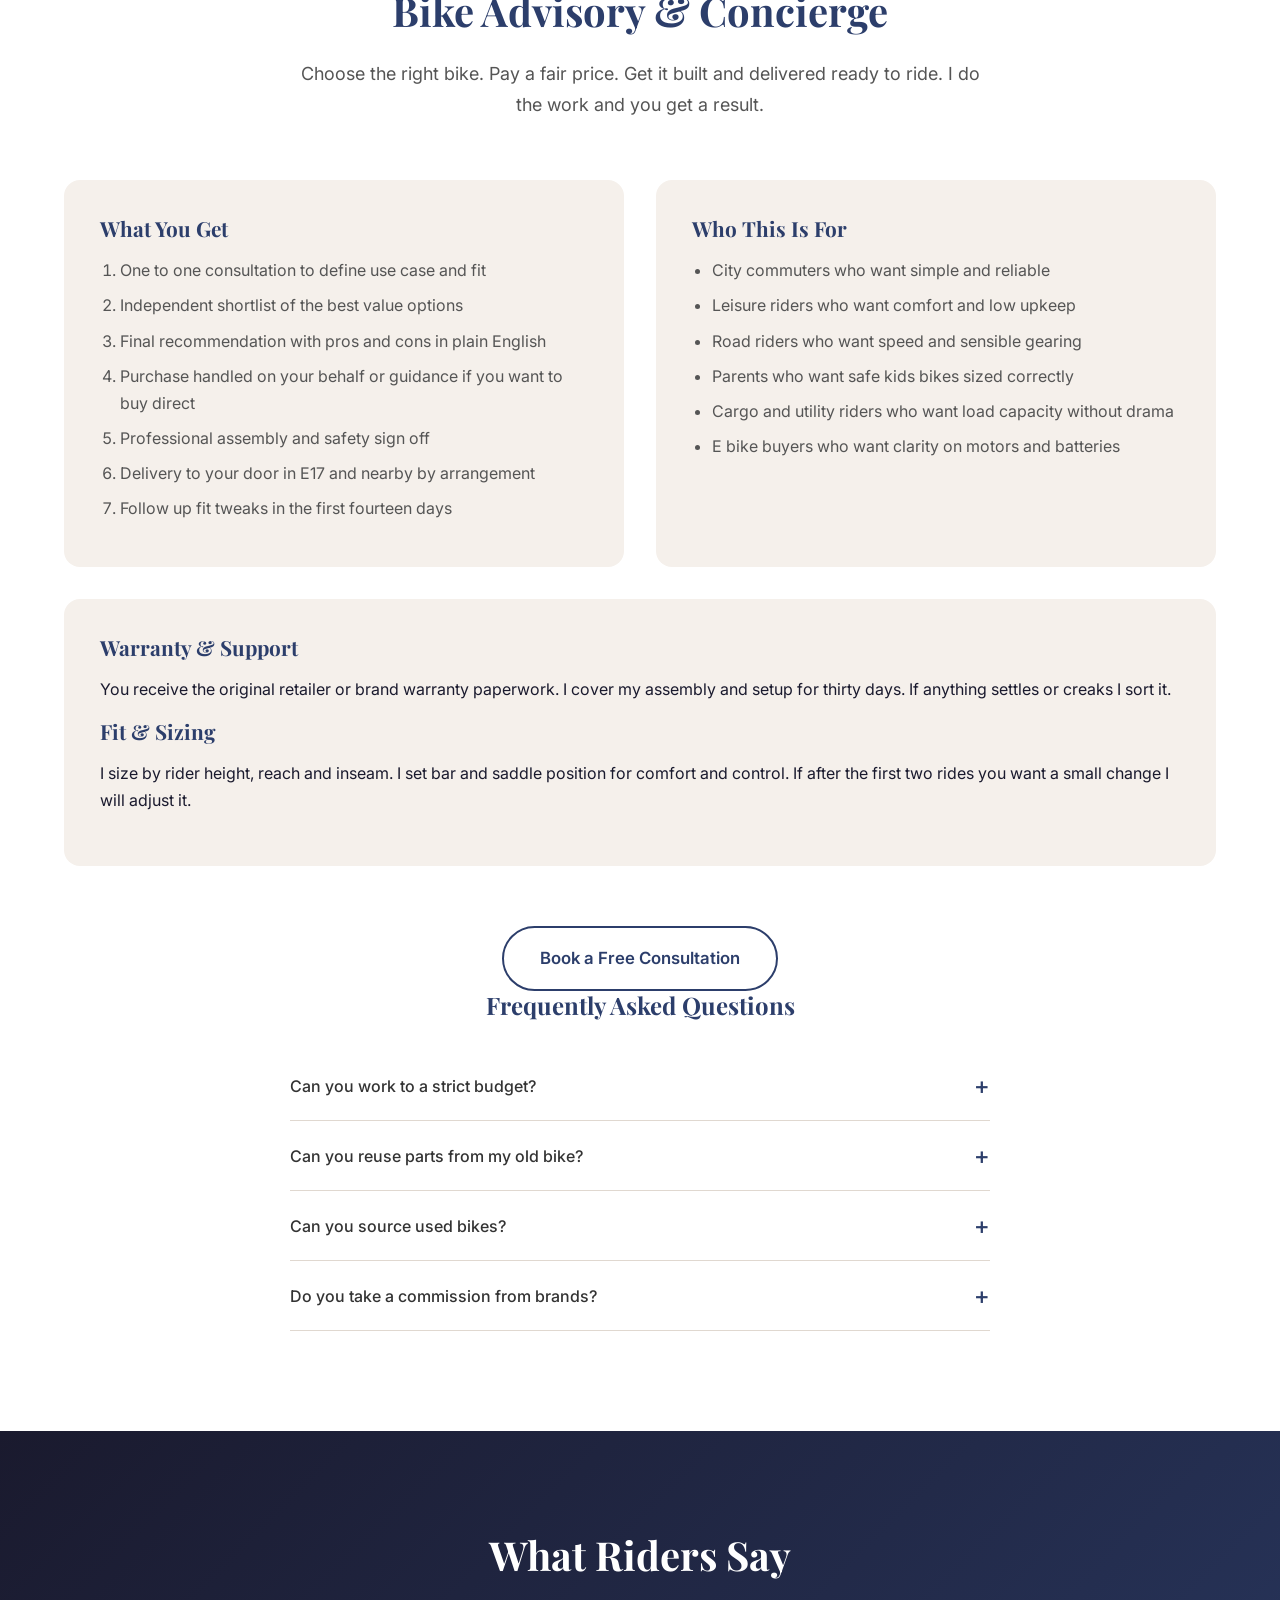
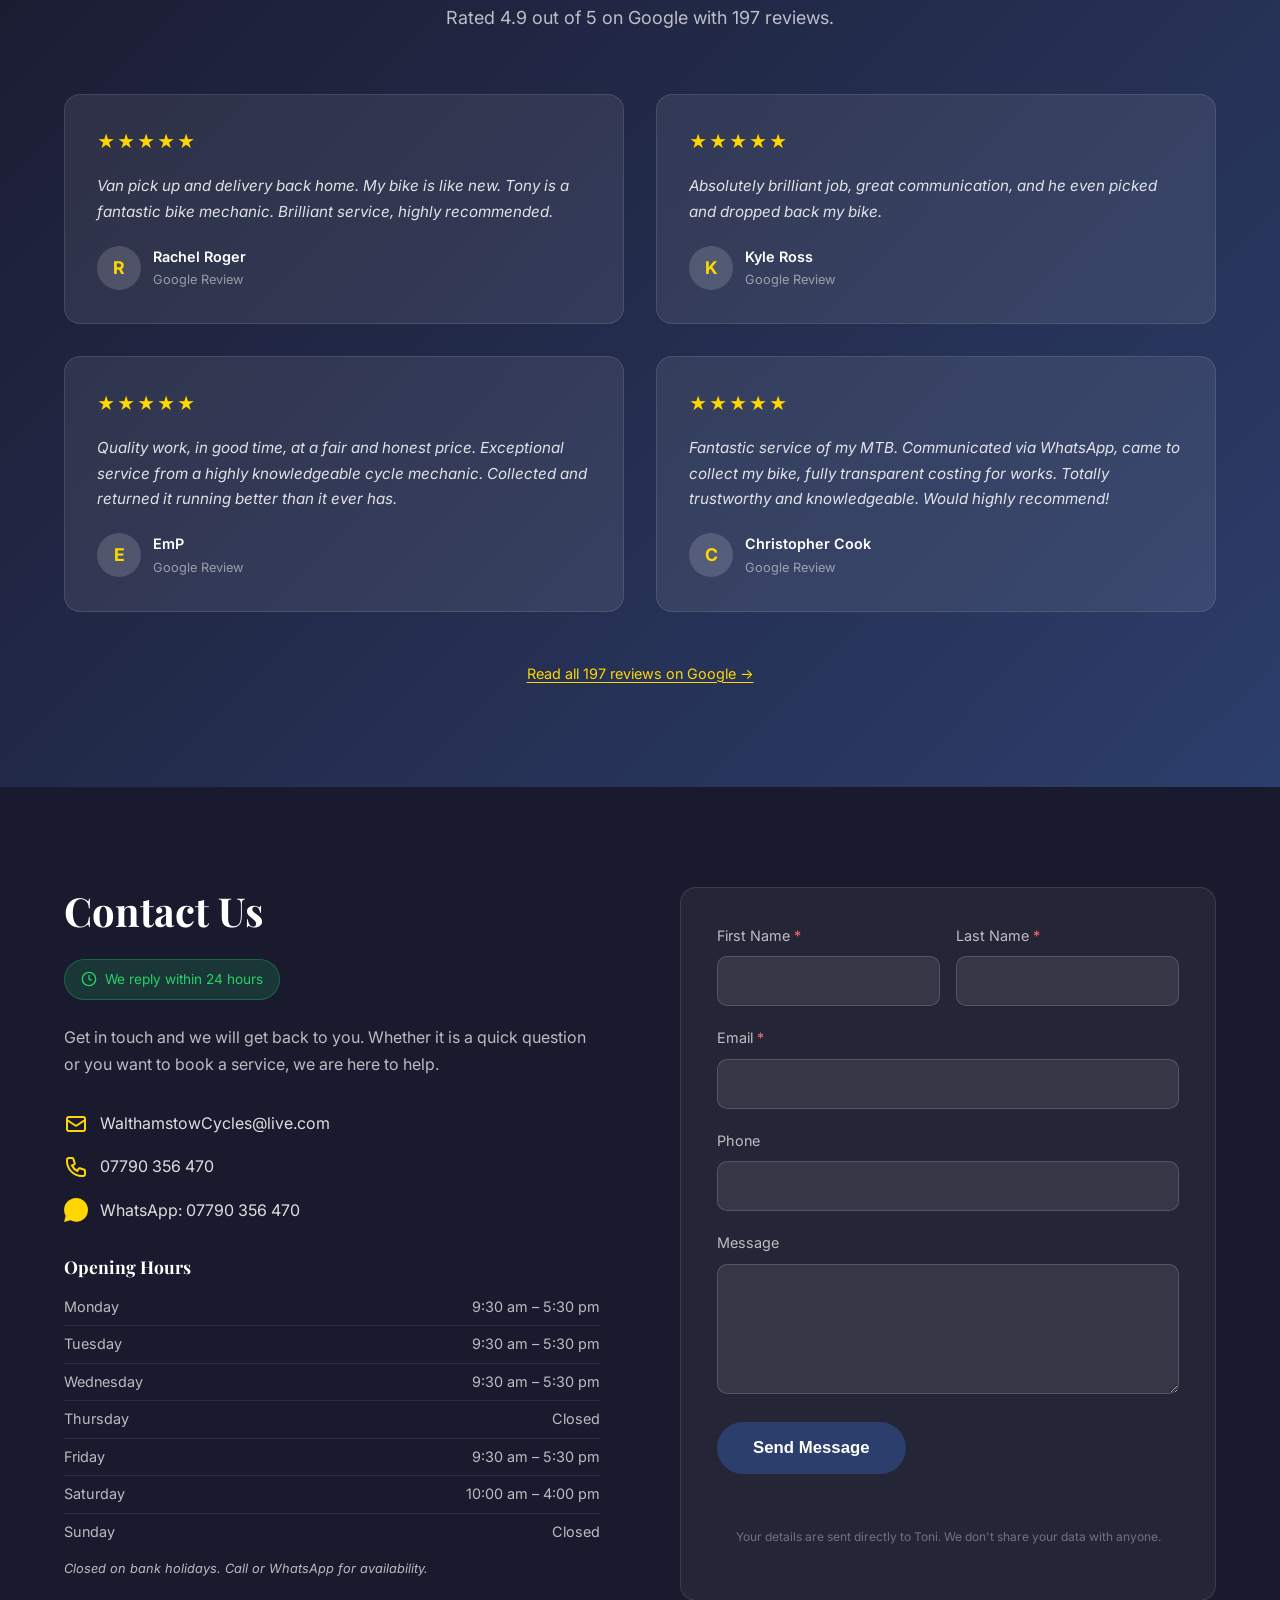
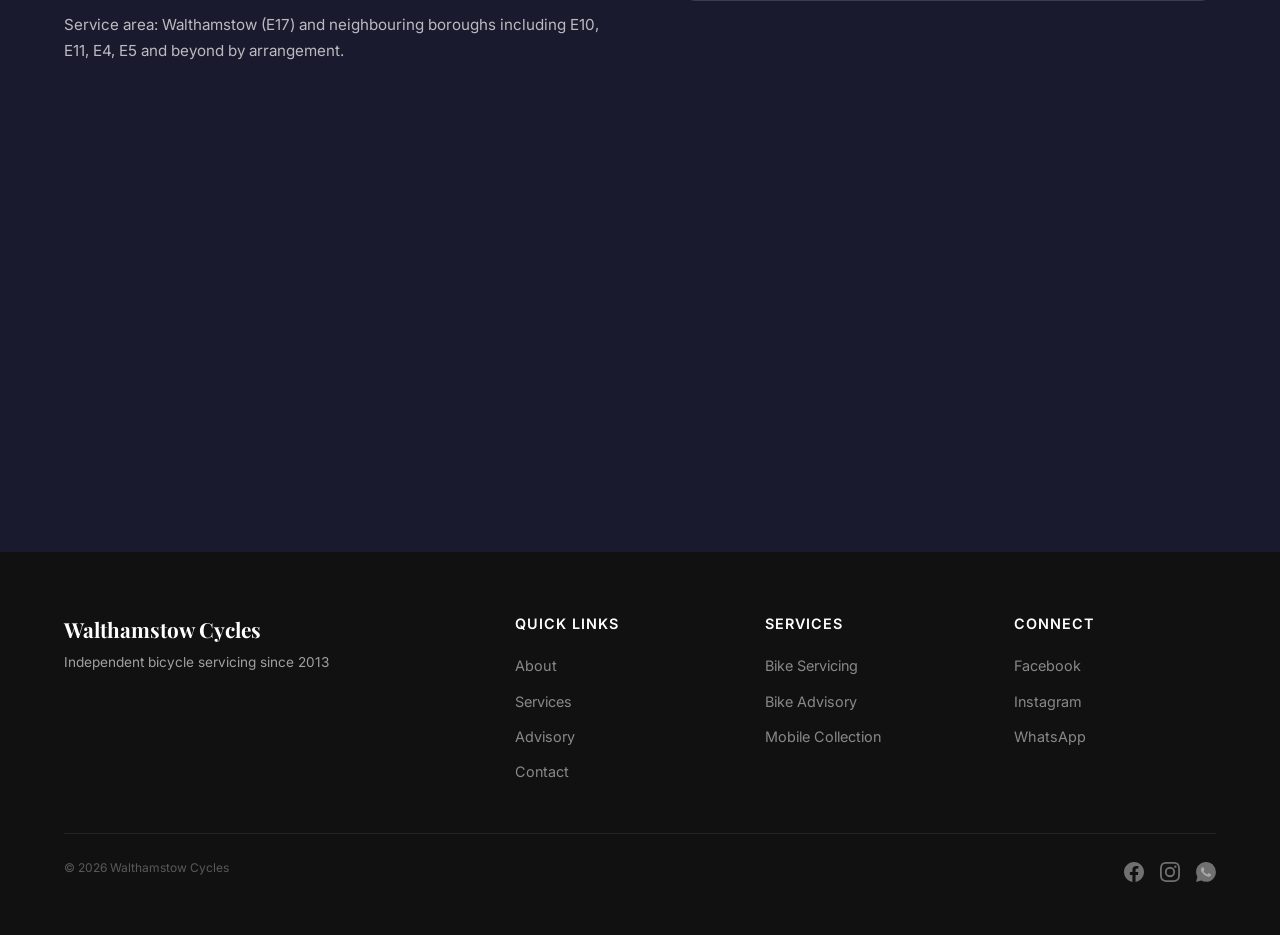
<file: portfolio/walthamstow-cycles/index.html>
<!DOCTYPE html>
<html lang="en">
<head>
  <meta charset="UTF-8">
  <meta name="viewport" content="width=device-width, initial-scale=1.0">
  <title>Walthamstow Cycles - Independent Bicycle Servicing</title>
  <meta name="description" content="Independent bicycle servicing for Walthamstow and nearby postcodes. Mobile collect and return as standard. Services from £65.">
  <meta name="theme-color" content="#2c3e6b">
  <link rel="icon" href="data:image/svg+xml,<svg xmlns='http://www.w3.org/2000/svg' viewBox='0 0 100 100'><text y='.9em' font-size='90'>🚲</text></svg>">
  <link rel="apple-touch-icon" href="images/wc-logo.png">
  <link rel="canonical" href="https://e17studio.com/portfolio/walthamstow-cycles/">
  <meta property="og:type" content="website">
  <meta property="og:title" content="Walthamstow Cycles - Independent Bicycle Servicing">
  <meta property="og:description" content="Independent bicycle servicing for Walthamstow and nearby postcodes. Mobile collect and return as standard. Services from £65.">
  <meta property="og:image" content="https://e17studio.com/portfolio/walthamstow-cycles/images/wc-logo.webp">
  <meta property="og:url" content="https://e17studio.com/portfolio/walthamstow-cycles/">
  <meta name="twitter:card" content="summary">
  <meta name="twitter:title" content="Walthamstow Cycles - Independent Bicycle Servicing">
  <meta name="twitter:description" content="Independent bicycle servicing for Walthamstow and nearby postcodes. Mobile collect and return as standard.">
  <link rel="preconnect" href="https://fonts.googleapis.com">
  <link rel="preconnect" href="https://fonts.gstatic.com" crossorigin>
  <link href="https://fonts.googleapis.com/css2?family=Inter:wght@300;400;500;600;700&family=Playfair+Display:ital,wght@0,700;1,700&display=swap" rel="stylesheet">
  <link rel="stylesheet" href="style.css">
  <script type="application/ld+json">{"@context":"https://schema.org","@type":"LocalBusiness","name":"Walthamstow Cycles","description":"Independent bicycle servicing for Walthamstow and nearby postcodes.","url":"https://e17studio.com/portfolio/walthamstow-cycles/","telephone":"07790356470","email":"WalthamstowCycles@live.com","address":{"@type":"PostalAddress","addressLocality":"Walthamstow","addressRegion":"London","postalCode":"E17","addressCountry":"GB"},"priceRange":"From £65","founder":{"@type":"Person","name":"Toni Ward"},"foundingDate":"2013","sameAs":["https://www.facebook.com/Walthamstowcycles/","https://www.instagram.com/walthamstow_cycles/"],"aggregateRating":{"@type":"AggregateRating","ratingValue":"4.9","reviewCount":"197","bestRating":"5"},"openingHoursSpecification":[{"@type":"OpeningHoursSpecification","dayOfWeek":["Monday","Tuesday","Wednesday","Friday"],"opens":"09:30","closes":"17:30"},{"@type":"OpeningHoursSpecification","dayOfWeek":"Saturday","opens":"10:00","closes":"16:00"}]}</script>
</head>
<body>
  <a href="#services" class="skip-link">Skip to content</a>
  <nav class="navbar" id="navbar">
    <div class="nav-container">
      <a href="#home" class="logo"><img src="images/wc-logo.webp" alt="Walthamstow Cycles" class="logo-img" width="316" height="159"></a>
      <button class="nav-toggle" id="navToggle" aria-label="Toggle navigation"><span></span><span></span><span></span></button>
      <ul class="nav-links" id="navLinks">
        <li><a href="#home">Home</a></li>
        <li><a href="#about">About</a></li>
        <li><a href="#services">Services</a></li>
        <li><a href="#advisory">Advisory</a></li>
        <li><a href="#contact">Contact</a></li>
      </ul>
      <div class="nav-actions">
        <a href="https://www.facebook.com/Walthamstowcycles/" target="_blank" rel="noopener" class="social-icon" aria-label="Facebook"><svg width="20" height="20" viewBox="0 0 24 24" fill="currentColor"><path d="M24 12.073c0-6.627-5.373-12-12-12s-12 5.373-12 12c0 5.99 4.388 10.954 10.125 11.854v-8.385H7.078v-3.47h3.047V9.43c0-3.007 1.792-4.669 4.533-4.669 1.312 0 2.686.235 2.686.235v2.953H15.83c-1.491 0-1.956.925-1.956 1.874v2.25h3.328l-.532 3.47h-2.796v8.385C19.612 23.027 24 18.062 24 12.073z"/></svg></a>
        <a href="https://www.instagram.com/walthamstow_cycles/" target="_blank" rel="noopener" class="social-icon" aria-label="Instagram"><svg width="20" height="20" viewBox="0 0 24 24" fill="currentColor"><path d="M12 2.163c3.204 0 3.584.012 4.85.07 3.252.148 4.771 1.691 4.919 4.919.058 1.265.069 1.645.069 4.849 0 3.205-.012 3.584-.069 4.849-.149 3.225-1.664 4.771-4.919 4.919-1.266.058-1.644.07-4.85.07-3.204 0-3.584-.012-4.849-.07-3.26-.149-4.771-1.699-4.919-4.92-.058-1.265-.07-1.644-.07-4.849 0-3.204.013-3.583.07-4.849.149-3.227 1.664-4.771 4.919-4.919 1.266-.057 1.645-.069 4.849-.069zM12 0C8.741 0 8.333.014 7.053.072 2.695.272.273 2.69.073 7.052.014 8.333 0 8.741 0 12c0 3.259.014 3.668.072 4.948.2 4.358 2.618 6.78 6.98 6.98C8.333 23.986 8.741 24 12 24c3.259 0 3.668-.014 4.948-.072 4.354-.2 6.782-2.618 6.979-6.98.059-1.28.073-1.689.073-4.948 0-3.259-.014-3.667-.072-4.947-.196-4.354-2.617-6.78-6.979-6.98C15.668.014 15.259 0 12 0zm0 5.838a6.162 6.162 0 100 12.324 6.162 6.162 0 000-12.324zM12 16a4 4 0 110-8 4 4 0 010 8zm6.406-11.845a1.44 1.44 0 100 2.881 1.44 1.44 0 000-2.881z"/></svg></a>
        <a href="https://wa.me/447790356470" target="_blank" rel="noopener" class="social-icon" aria-label="WhatsApp"><svg width="20" height="20" viewBox="0 0 24 24" fill="currentColor"><path d="M17.472 14.382c-.297-.149-1.758-.867-2.03-.967-.273-.099-.471-.148-.67.15-.197.297-.767.966-.94 1.164-.173.199-.347.223-.644.075-.297-.15-1.255-.463-2.39-1.475-.883-.788-1.48-1.761-1.653-2.059-.173-.297-.018-.458.13-.606.134-.133.298-.347.446-.52.149-.174.198-.298.298-.497.099-.198.05-.371-.025-.52-.075-.149-.669-1.612-.916-2.207-.242-.579-.487-.5-.669-.51-.173-.008-.371-.01-.57-.01-.198 0-.52.074-.792.372-.272.297-1.04 1.016-1.04 2.479 0 1.462 1.065 2.875 1.213 3.074.149.198 2.096 3.2 5.077 4.487.709.306 1.262.489 1.694.625.712.227 1.36.195 1.871.118.571-.085 1.758-.719 2.006-1.413.248-.694.248-1.289.173-1.413-.074-.124-.272-.198-.57-.347z"/><path d="M20.52 3.449C18.24 1.245 15.24 0 12.045 0 5.463 0 .104 5.334.101 11.893c0 2.096.547 4.142 1.588 5.945L.057 24l6.305-1.654a11.882 11.882 0 005.683 1.448h.005c6.554 0 11.89-5.335 11.893-11.893a11.821 11.821 0 00-3.48-8.413z" fill-rule="evenodd"/></svg></a>
        <a href="https://wa.me/447790356470" target="_blank" rel="noopener" class="btn btn-primary">WhatsApp Us</a>
      </div>
    </div>
  </nav>
  <section class="hero" id="home">
    <div class="hero-content">
      <h1>Independent bicycle servicing for Walthamstow and nearby postcodes.</h1>
      <p class="hero-subtitle">Mobile collect and return as standard.</p>
      <a href="#contact" class="btn btn-primary btn-lg">Get in Touch</a>
    </div>
  </section>
  <section class="trust-bar">
    <div class="container">
      <div class="trust-bar-grid">
        <div class="trust-stat"><span class="trust-stat-number">13+</span><span class="trust-stat-label">Years in Walthamstow</span></div>
        <div class="trust-stat"><span class="trust-stat-number">4.9&#9733;</span><span class="trust-stat-label">Google Rating (197 Reviews)</span></div>
        <div class="trust-stat"><span class="trust-stat-number">100%</span><span class="trust-stat-label">Independent Advice</span></div>
        <div class="trust-stat"><span class="trust-stat-number">From &pound;65</span><span class="trust-stat-label">No Hidden Charges</span></div>
      </div>
    </div>
  </section>
  <section class="commitment" id="commitment">
    <div class="container">
      <h2 class="section-title italic">Commitment</h2>
      <div class="commitment-grid">
        <div class="commitment-item"><div class="commitment-icon"><svg width="48" height="48" viewBox="0 0 24 24" fill="none" stroke="currentColor" stroke-width="1.5"><path d="M9 12l2 2 4-4m6 2a9 9 0 11-18 0 9 9 0 0118 0z"/></svg></div><h3>We release only safe bikes.</h3></div>
        <div class="commitment-item"><div class="commitment-icon"><svg width="48" height="48" viewBox="0 0 24 24" fill="none" stroke="currentColor" stroke-width="1.5"><path d="M8 12h.01M12 12h.01M16 12h.01M21 12c0 4.418-4.03 8-9 8a9.863 9.863 0 01-4.255-.949L3 20l1.395-3.72C3.512 15.042 3 13.574 3 12c0-4.418 4.03-8 9-8s9 3.582 9 8z"/></svg></div><h3>We explain what failed and why.</h3></div>
        <div class="commitment-item"><div class="commitment-icon"><svg width="48" height="48" viewBox="0 0 24 24" fill="none" stroke="currentColor" stroke-width="1.5"><path d="M12 6.253v13m0-13C10.832 5.477 9.246 5 7.5 5S4.168 5.477 3 6.253v13C4.168 18.477 5.754 18 7.5 18s3.332.477 4.5 1.253m0-13C13.168 5.477 14.754 5 16.5 5c1.747 0 3.332.477 4.5 1.253v13C19.832 18.477 18.247 18 16.5 18c-1.746 0-3.332.477-4.5 1.253"/></svg></div><h3>We teach where useful.</h3></div>
      </div>
    </div>
  </section>
  <section class="story"><div class="container"><div class="story-content"><p>Started in a Walthamstow garage in 2013.</p><p>Grew business on St James Street in the old Coach and Horses building.</p><p>Moved to a dedicated workshop and switched to a mobile model to keep prices fair.</p><p class="highlight">Same mechanics. Same standards. Fewer overheads. Better value for riders.</p></div></div></section>
  <section class="about" id="about"><div class="container"><div class="about-grid"><div class="about-text"><h2 class="section-title">About Me</h2><p>I am Toni Ward. I run Walthamstow Cycles. I sign off every bike. My standard is simple. Make the bike safe. Explain the work. Deliver on time.</p><h3>Background</h3><p>I started the business in 2013 in Walthamstow. I began in a small garage near St James Street. I moved to a dedicated workshop as demand grew. I switched to a mobile collect and return model to remove fixed costs and keep prices fair. Same mechanic. Same standard. Better value.</p><h3>What I Do</h3><p>I service everyday bikes for real world riding. City. Hybrid. Road. Kids. Cargo by agreement. I handle E bikes for basic service and safety checks where parts are available. If a job needs a specialist, I say so and point you in the right direction.</p></div><div class="about-image"><div class="about-photos"><img src="images/toni-ward.webp" alt="Toni Ward - Founder of Walthamstow Cycles" class="about-photo" width="615" height="428" loading="lazy"></div></div></div></div></section>
  <section class="how-it-works-section" id="how-it-works">
    <div class="container">
      <h2 class="section-title">How Collection Works</h2>
      <p class="section-desc">No shop visits needed. We come to you. Three simple steps from your door and back again.</p>
      <div class="how-steps">
        <div class="how-step"><div class="how-step-num">1</div><h3>Book</h3><p>Call, WhatsApp or use the form. Tell us what you need and we agree a collection time that works for you.</p></div>
        <div class="how-step"><div class="how-step-num">2</div><h3>We Collect</h3><p>We pick up your bike from your door in E17 or nearby. No need to be home if you have a safe handover spot.</p></div>
        <div class="how-step"><div class="how-step-num">3</div><h3>We Return</h3><p>Your bike comes back serviced, safe and ready to ride. We walk you through what was done and why.</p></div>
      </div>
    </div>
  </section>
  <section class="services" id="services"><div class="container"><div class="services-content"><div class="services-text"><h2 class="section-title">Services</h2><p>Every bike is different: some are more looked after than others, some have better components fitted than others, and that's cool — we firmly believe cycling should be accessible to all.</p><p>What's not cool is blanket pricing for everything. Why should your simple gear tune cost the same as a complicated gear tune?</p><p>Each bike is priced to its individual needs. You won't pay for work you don't need.</p><div class="price-highlight"><span class="price">From &pound;65</span><span class="price-desc">Services priced to your bike's individual needs</span></div><p>We service your bicycle on its merits — if something doesn't need doing, then we won't, and therefore don't charge you extra. If we need to do something above and beyond a service then we will discuss this with you and tag on an additional labour charge.</p><p>Our workshop promise is that all bikes leave us in safe, roadworthy condition.</p><p class="small-note">If we cannot repair your bike to a safe roadworthy condition, for whatever reason, we reserve the right to refuse to do any work on it whatsoever.</p></div></div><div class="services-block"><div class="services-block-col"><h3>Pricing</h3><table class="services-pricing-table"><tr><td>Advisory fee</td><td>from &pound;65</td></tr><tr><td>Assembly &amp; delivery</td><td>from &pound;65</td></tr><tr><td>E-bike assembly</td><td>from &pound;95</td></tr><tr><td>Parts &amp; accessories</td><td>market rates</td></tr></table><p class="services-pricing-note">Advisory fee credited against the build if you proceed. Final price agreed upfront in writing.</p></div><div class="services-block-col"><h3>How it works</h3><p>We start with a conversation about what you need and what you ride. I research options, recommend what fits your budget and use case, then handle the rest — from purchase through to assembly and delivery.</p><p>No commission from brands. My advice is independent. My fee is my income.</p></div></div></div></section>
  <section class="advisory" id="advisory"><div class="container"><div class="advisory-header"><h2 class="section-title">Bike Advisory &amp; Concierge</h2><p class="section-desc">Choose the right bike. Pay a fair price. Get it built and delivered ready to ride. I do the work and you get a result.</p></div><div class="advisory-grid"><div class="advisory-card"><h3>What You Get</h3><ol><li>One to one consultation to define use case and fit</li><li>Independent shortlist of the best value options</li><li>Final recommendation with pros and cons in plain English</li><li>Purchase handled on your behalf or guidance if you want to buy direct</li><li>Professional assembly and safety sign off</li><li>Delivery to your door in E17 and nearby by arrangement</li><li>Follow up fit tweaks in the first fourteen days</li></ol></div><div class="advisory-card"><h3>Who This Is For</h3><ul><li>City commuters who want simple and reliable</li><li>Leisure riders who want comfort and low upkeep</li><li>Road riders who want speed and sensible gearing</li><li>Parents who want safe kids bikes sized correctly</li><li>Cargo and utility riders who want load capacity without drama</li><li>E bike buyers who want clarity on motors and batteries</li></ul></div><div class="advisory-card"><h3>Warranty &amp; Support</h3><p>You receive the original retailer or brand warranty paperwork. I cover my assembly and setup for thirty days. If anything settles or creaks I sort it.</p><h3>Fit &amp; Sizing</h3><p>I size by rider height, reach and inseam. I set bar and saddle position for comfort and control. If after the first two rides you want a small change I will adjust it.</p></div></div><div class="advisory-cta"><a href="https://wa.me/447790356470?text=Hi%20Toni%2C%20I%27m%20interested%20in%20the%20bike%20advisory%20service." target="_blank" rel="noopener" class="btn btn-outline btn-lg">Book a Free Consultation</a></div><div class="faqs"><h3>Frequently Asked Questions</h3><div class="faq-item"><button class="faq-question">Can you work to a strict budget?<span class="faq-toggle">+</span></button><div class="faq-answer"><p>Yes. I optimise for value. I will not upsell you beyond what you need.</p></div></div><div class="faq-item"><button class="faq-question">Can you reuse parts from my old bike?<span class="faq-toggle">+</span></button><div class="faq-answer"><p>Yes where safe and compatible. I advise case by case.</p></div></div><div class="faq-item"><button class="faq-question">Can you source used bikes?<span class="faq-toggle">+</span></button><div class="faq-answer"><p>Yes by request. I inspect condition and advise on risks. Warranty will vary.</p></div></div><div class="faq-item"><button class="faq-question">Do you take a commission from brands?<span class="faq-toggle">+</span></button><div class="faq-answer"><p>No. My advice is independent. My fee is my income.</p></div></div></div></div></section>
  <section class="testimonials" id="testimonials">
    <div class="container">
      <h2 class="section-title">What Riders Say</h2>
      <p class="section-desc">Rated 4.9 out of 5 on Google with 197 reviews.</p>
      <div class="testimonials-grid">
        <div class="testimonial-card">
          <div class="testimonial-stars">&#9733;&#9733;&#9733;&#9733;&#9733;</div>
          <p class="testimonial-text">Van pick up and delivery back home. My bike is like new. Tony is a fantastic bike mechanic. Brilliant service, highly recommended.</p>
          <div class="testimonial-author"><div class="testimonial-avatar">R</div><div><div class="testimonial-name">Rachel Roger</div><div class="testimonial-detail">Google Review</div></div></div>
        </div>
        <div class="testimonial-card">
          <div class="testimonial-stars">&#9733;&#9733;&#9733;&#9733;&#9733;</div>
          <p class="testimonial-text">Absolutely brilliant job, great communication, and he even picked and dropped back my bike.</p>
          <div class="testimonial-author"><div class="testimonial-avatar">K</div><div><div class="testimonial-name">Kyle Ross</div><div class="testimonial-detail">Google Review</div></div></div>
        </div>
        <div class="testimonial-card">
          <div class="testimonial-stars">&#9733;&#9733;&#9733;&#9733;&#9733;</div>
          <p class="testimonial-text">Quality work, in good time, at a fair and honest price. Exceptional service from a highly knowledgeable cycle mechanic. Collected and returned it running better than it ever has.</p>
          <div class="testimonial-author"><div class="testimonial-avatar">E</div><div><div class="testimonial-name">EmP</div><div class="testimonial-detail">Google Review</div></div></div>
        </div>
        <div class="testimonial-card">
          <div class="testimonial-stars">&#9733;&#9733;&#9733;&#9733;&#9733;</div>
          <p class="testimonial-text">Fantastic service of my MTB. Communicated via WhatsApp, came to collect my bike, fully transparent costing for works. Totally trustworthy and knowledgeable. Would highly recommend!</p>
          <div class="testimonial-author"><div class="testimonial-avatar">C</div><div><div class="testimonial-name">Christopher Cook</div><div class="testimonial-detail">Google Review</div></div></div>
        </div>
      </div>
      <div class="testimonials-cta"><a href="https://www.google.com/search?q=walthamstow+cycles+reviews" target="_blank" rel="noopener">Read all 197 reviews on Google &rarr;</a></div>
    </div>
  </section>
  <section class="contact" id="contact"><div class="container"><div class="contact-grid"><div class="contact-info"><h2 class="section-title">Contact Us</h2><div class="response-badge"><svg width="16" height="16" viewBox="0 0 24 24" fill="none" stroke="currentColor" stroke-width="2"><circle cx="12" cy="12" r="10"/><path d="M12 6v6l4 2"/></svg> We reply within 24 hours</div><p>Get in touch and we will get back to you. Whether it is a quick question or you want to book a service, we are here to help.</p><div class="contact-details"><div class="contact-item"><svg width="24" height="24" viewBox="0 0 24 24" fill="none" stroke="currentColor" stroke-width="2" aria-hidden="true"><path d="M3 8l7.89 5.26a2 2 0 002.22 0L21 8M5 19h14a2 2 0 002-2V7a2 2 0 00-2-2H5a2 2 0 00-2 2v10a2 2 0 002 2z"/></svg><a href="mailto:WalthamstowCycles@live.com">WalthamstowCycles@live.com</a></div><div class="contact-item"><svg width="24" height="24" viewBox="0 0 24 24" fill="none" stroke="currentColor" stroke-width="2" aria-hidden="true"><path d="M3 5a2 2 0 012-2h3.28a1 1 0 01.948.684l1.498 4.493a1 1 0 01-.502 1.21l-2.257 1.13a11.042 11.042 0 005.516 5.516l1.13-2.257a1 1 0 011.21-.502l4.493 1.498a1 1 0 01.684.949V19a2 2 0 01-2 2h-1C9.716 21 3 14.284 3 6V5z"/></svg><a href="tel:07790356470">07790 356 470</a></div><div class="contact-item"><svg width="24" height="24" viewBox="0 0 24 24" fill="currentColor" aria-hidden="true"><path d="M17.472 14.382c-.297-.149-1.758-.867-2.03-.967-.273-.099-.471-.148-.67.15-.197.297-.767.966-.94 1.164-.173.199-.347.223-.644.075-.297-.15-1.255-.463-2.39-1.475-.883-.788-1.48-1.761-1.653-2.059-.173-.297-.018-.458.13-.606.134-.133.298-.347.446-.52.149-.174.198-.298.298-.497.099-.198.05-.371-.025-.52-.075-.149-.669-1.612-.916-2.207-.242-.579-.487-.5-.669-.51-.173-.008-.371-.01-.57-.01-.198 0-.52.074-.792.372-.272.297-1.04 1.016-1.04 2.479 0 1.462 1.065 2.875 1.213 3.074.149.198 2.096 3.2 5.077 4.487.709.306 1.262.489 1.694.625.712.227 1.36.195 1.871.118.571-.085 1.758-.719 2.006-1.413.248-.694.248-1.289.173-1.413-.074-.124-.272-.198-.57-.347z"/><path d="M20.52 3.449C12.831-3.984.106 1.407.101 11.893c0 2.096.547 4.142 1.588 5.945L.057 24l6.305-1.654a11.882 11.882 0 005.683 1.448h.005c6.554 0 11.89-5.335 11.893-11.893a11.821 11.821 0 00-3.48-8.413z" fill-rule="evenodd"/></svg><a href="https://wa.me/447790356470" target="_blank" rel="noopener">WhatsApp: 07790 356 470</a></div></div><div class="opening-hours"><h3>Opening Hours</h3><table class="hours-table"><tr><td>Monday</td><td>9:30 am &ndash; 5:30 pm</td></tr><tr><td>Tuesday</td><td>9:30 am &ndash; 5:30 pm</td></tr><tr><td>Wednesday</td><td>9:30 am &ndash; 5:30 pm</td></tr><tr><td>Thursday</td><td>Closed</td></tr><tr><td>Friday</td><td>9:30 am &ndash; 5:30 pm</td></tr><tr><td>Saturday</td><td>10:00 am &ndash; 4:00 pm</td></tr><tr><td>Sunday</td><td>Closed</td></tr></table><p class="hours-note">Closed on bank holidays. Call or WhatsApp for availability.</p></div><p class="service-area-note">Service area: Walthamstow (E17) and neighbouring boroughs including E10, E11, E4, E5 and beyond by arrangement.</p></div><div class="contact-form-wrapper"><form class="contact-form" id="contactForm" action="https://formsubmit.co/WalthamstowCycles@live.com" method="POST"><input type="hidden" name="_subject" value="New enquiry from Walthamstow Cycles website"><input type="hidden" name="_captcha" value="false"><input type="hidden" name="_next" value="https://e17studio.com/portfolio/walthamstow-cycles/#contact"><input type="text" name="_honey" style="display:none"><div class="form-row"><div class="form-group"><label for="firstName">First Name <span class="required">*</span></label><input type="text" id="firstName" name="firstName" required placeholder=" "></div><div class="form-group"><label for="lastName">Last Name <span class="required">*</span></label><input type="text" id="lastName" name="lastName" required placeholder=" "></div></div><div class="form-group"><label for="email">Email <span class="required">*</span></label><input type="email" id="email" name="email" required placeholder=" "></div><div class="form-group"><label for="phone">Phone</label><input type="tel" id="phone" name="phone" placeholder=" "></div><div class="form-group"><label for="message">Message</label><textarea id="message" name="message" rows="5" placeholder=" "></textarea></div><button type="submit" class="btn btn-primary btn-lg">Send Message</button><p class="form-status" id="formStatus"></p><p class="form-privacy">Your details are sent directly to Toni. We don't share your data with anyone.</p></form></div></div><div class="map-wrapper"><iframe src="https://www.google.com/maps/embed?pb=!1m18!1m12!1m3!1d19834.5!2d-0.025!3d51.585!2m3!1f0!2f0!3f0!3m2!1i1024!2i768!4f13.1!3m3!1m2!1s0x48761d67f8e4d56b%3A0x9e4c0c5d1e5b3b0a!2sWalthamstow%2C%20London%20E17!5e0!3m2!1sen!2suk!4v1" class="map-embed" allowfullscreen="" loading="lazy" referrerpolicy="no-referrer-when-downgrade" title="Walthamstow E17 service area map"></iframe></div></div></section>
  <footer class="footer">
    <div class="container">
      <div class="footer-grid">
        <div class="footer-brand"><span class="footer-logo">Walthamstow Cycles</span><p>Independent bicycle servicing since 2013</p></div>
        <div class="footer-col"><h4>Quick Links</h4><ul><li><a href="#about">About</a></li><li><a href="#services">Services</a></li><li><a href="#advisory">Advisory</a></li><li><a href="#contact">Contact</a></li></ul></div>
        <div class="footer-col"><h4>Services</h4><ul><li><a href="#services">Bike Servicing</a></li><li><a href="#advisory">Bike Advisory</a></li><li><a href="#how-it-works">Mobile Collection</a></li></ul></div>
        <div class="footer-col"><h4>Connect</h4><ul><li><a href="https://www.facebook.com/Walthamstowcycles/" target="_blank" rel="noopener">Facebook</a></li><li><a href="https://www.instagram.com/walthamstow_cycles/" target="_blank" rel="noopener">Instagram</a></li><li><a href="https://wa.me/447790356470" target="_blank" rel="noopener">WhatsApp</a></li></ul></div>
      </div>
      <div class="footer-bottom">
        <p class="footer-copy">&copy; <span id="copyrightYear">2026</span> Walthamstow Cycles</p>
        <div class="footer-social">
          <a href="https://www.facebook.com/Walthamstowcycles/" target="_blank" rel="noopener" aria-label="Facebook"><svg width="20" height="20" viewBox="0 0 24 24" fill="currentColor"><path d="M24 12.073c0-6.627-5.373-12-12-12s-12 5.373-12 12c0 5.99 4.388 10.954 10.125 11.854v-8.385H7.078v-3.47h3.047V9.43c0-3.007 1.792-4.669 4.533-4.669 1.312 0 2.686.235 2.686.235v2.953H15.83c-1.491 0-1.956.925-1.956 1.874v2.25h3.328l-.532 3.47h-2.796v8.385C19.612 23.027 24 18.062 24 12.073z"/></svg></a>
          <a href="https://www.instagram.com/walthamstow_cycles/" target="_blank" rel="noopener" aria-label="Instagram"><svg width="20" height="20" viewBox="0 0 24 24" fill="currentColor"><path d="M12 2.163c3.204 0 3.584.012 4.85.07 3.252.148 4.771 1.691 4.919 4.919.058 1.265.069 1.645.069 4.849 0 3.205-.012 3.584-.069 4.849-.149 3.225-1.664 4.771-4.919 4.919-1.266.058-1.644.07-4.85.07-3.204 0-3.584-.012-4.849-.07-3.26-.149-4.771-1.699-4.919-4.92-.058-1.265-.07-1.644-.07-4.849 0-3.204.013-3.583.07-4.849.149-3.227 1.664-4.771 4.919-4.919 1.266-.057 1.645-.069 4.849-.069zM12 0C8.741 0 8.333.014 7.053.072 2.695.272.273 2.69.073 7.052.014 8.333 0 8.741 0 12c0 3.259.014 3.668.072 4.948.2 4.358 2.618 6.78 6.98 6.98C8.333 23.986 8.741 24 12 24c3.259 0 3.668-.014 4.948-.072 4.354-.2 6.782-2.618 6.979-6.98.059-1.28.073-1.689.073-4.948 0-3.259-.014-3.667-.072-4.947-.196-4.354-2.617-6.78-6.979-6.98C15.668.014 15.259 0 12 0zm0 5.838a6.162 6.162 0 100 12.324 6.162 6.162 0 000-12.324zM12 16a4 4 0 110-8 4 4 0 010 8zm6.406-11.845a1.44 1.44 0 100 2.881 1.44 1.44 0 000-2.881z"/></svg></a>
          <a href="https://wa.me/447790356470" target="_blank" rel="noopener" aria-label="WhatsApp"><svg width="20" height="20" viewBox="0 0 24 24" fill="currentColor"><path d="M17.472 14.382c-.297-.149-1.758-.867-2.03-.967-.273-.099-.471-.148-.67.15-.197.297-.767.966-.94 1.164-.173.199-.347.223-.644.075-.297-.15-1.255-.463-2.39-1.475-.883-.788-1.48-1.761-1.653-2.059-.173-.297-.018-.458.13-.606.134-.133.298-.347.446-.52.149-.174.198-.298.298-.497.099-.198.05-.371-.025-.52-.075-.149-.669-1.612-.916-2.207-.242-.579-.487-.5-.669-.51-.173-.008-.371-.01-.57-.01-.198 0-.52.074-.792.372-.272.297-1.04 1.016-1.04 2.479 0 1.462 1.065 2.875 1.213 3.074.149.198 2.096 3.2 5.077 4.487.709.306 1.262.489 1.694.625.712.227 1.36.195 1.871.118.571-.085 1.758-.719 2.006-1.413.248-.694.248-1.289.173-1.413-.074-.124-.272-.198-.57-.347z"/><path d="M20.52 3.449C18.24 1.245 15.24 0 12.045 0 5.463 0 .104 5.334.101 11.893c0 2.096.547 4.142 1.588 5.945L.057 24l6.305-1.654a11.882 11.882 0 005.683 1.448h.005c6.554 0 11.89-5.335 11.893-11.893a11.821 11.821 0 00-3.48-8.413z" fill-rule="evenodd"/></svg></a>
        </div>
      </div>
    </div>
  </footer>
  <a href="https://wa.me/447790356470" target="_blank" rel="noopener" class="whatsapp-fab" aria-label="Chat on WhatsApp"><svg width="28" height="28" viewBox="0 0 24 24" fill="#fff"><path d="M17.472 14.382c-.297-.149-1.758-.867-2.03-.967-.273-.099-.471-.148-.67.15-.197.297-.767.966-.94 1.164-.173.199-.347.223-.644.075-.297-.15-1.255-.463-2.39-1.475-.883-.788-1.48-1.761-1.653-2.059-.173-.297-.018-.458.13-.606.134-.133.298-.347.446-.52.149-.174.198-.298.298-.497.099-.198.05-.371-.025-.52-.075-.149-.669-1.612-.916-2.207-.242-.579-.487-.5-.669-.51-.173-.008-.371-.01-.57-.01-.198 0-.52.074-.792.372-.272.297-1.04 1.016-1.04 2.479 0 1.462 1.065 2.875 1.213 3.074.149.198 2.096 3.2 5.077 4.487.709.306 1.262.489 1.694.625.712.227 1.36.195 1.871.118.571-.085 1.758-.719 2.006-1.413.248-.694.248-1.289.173-1.413-.074-.124-.272-.198-.57-.347z"/><path d="M20.52 3.449C18.24 1.245 15.24 0 12.045 0 5.463 0 .104 5.334.101 11.893c0 2.096.547 4.142 1.588 5.945L.057 24l6.305-1.654a11.882 11.882 0 005.683 1.448h.005c6.554 0 11.89-5.335 11.893-11.893a11.821 11.821 0 00-3.48-8.413z" fill-rule="evenodd"/></svg></a>
  <button class="back-to-top" id="backToTop" aria-label="Back to top"><svg width="20" height="20" viewBox="0 0 24 24" fill="none" stroke="currentColor" stroke-width="2.5" stroke-linecap="round" stroke-linejoin="round"><path d="M18 15l-6-6-6 6"/></svg></button>
  <script src="script.js"></script>
</body>
</html>
</file>
<file: portfolio/walthamstow-cycles/style.css>
/* === RESET & BASE === */
*, *::before, *::after { margin: 0; padding: 0; box-sizing: border-box; }
html { scroll-behavior: smooth; scroll-padding-top: 80px; }
body { font-family: 'Inter', -apple-system, BlinkMacSystemFont, sans-serif; color: #1a1a2e; background: #f5f0eb; line-height: 1.7; }
a { text-decoration: none; color: inherit; transition: color 0.3s; }
img { max-width: 100%; height: auto; display: block; }
.container { max-width: 1200px; margin: 0 auto; padding: 0 24px; }
.skip-link { position: absolute; top: -100%; left: 16px; background: #2c3e6b; color: #fff; padding: 8px 16px; border-radius: 0 0 8px 8px; z-index: 9999; font-size: 0.9rem; }
.skip-link:focus { top: 0; }
:focus-visible { outline: 2px solid #2c3e6b; outline-offset: 2px; }

/* === TYPOGRAPHY === */
h1, h2, h3 { font-family: 'Playfair Display', Georgia, serif; font-weight: 700; line-height: 1.2; }
h1 { font-size: clamp(2rem, 5vw, 3.5rem); }
h2 { font-size: clamp(1.75rem, 4vw, 2.5rem); }
h3 { font-size: 1.25rem; margin-bottom: 0.5rem; }
p { margin-bottom: 1rem; }
.section-title { margin-bottom: 1.5rem; }
.section-title.italic { font-style: italic; }
.section-desc { font-size: 1.125rem; color: #555; max-width: 700px; }

/* === BUTTONS === */
.btn { display: inline-block; padding: 12px 28px; border-radius: 50px; font-weight: 600; font-size: 0.95rem; transition: all 0.3s ease; border: none; cursor: pointer; }
.btn-primary { background: #2c3e6b; color: #fff; }
.btn-primary:hover { background: #1a2a4a; transform: translateY(-2px); box-shadow: 0 4px 20px rgba(44,62,107,0.3); }
.btn-lg { padding: 16px 36px; font-size: 1.05rem; }
.btn-outline { background: transparent; border: 2px solid #2c3e6b; color: #2c3e6b; }
.btn-outline:hover { background: #2c3e6b; color: #fff; transform: translateY(-2px); }

/* === NAVBAR === */
.navbar { position: fixed; top: 0; left: 0; right: 0; z-index: 1000; background: rgba(245,240,235,0.95); backdrop-filter: blur(10px); border-bottom: 1px solid rgba(0,0,0,0.05); transition: all 0.3s; }
.navbar.scrolled { box-shadow: 0 2px 20px rgba(0,0,0,0.08); }
.nav-container { max-width: 1200px; margin: 0 auto; padding: 0 24px; display: flex; align-items: center; justify-content: space-between; height: 80px; }
.logo { display: flex; align-items: center; }
.logo-img { height: 55px; width: auto; }
.nav-links { display: flex; list-style: none; gap: 32px; }
.nav-links a { font-weight: 500; font-size: 0.95rem; position: relative; color: #555; }
.nav-links a:hover, .nav-links a.active { color: #1a1a2e; }
.nav-links a::after { content: ''; position: absolute; bottom: -4px; left: 0; width: 0; height: 2px; background: #2c3e6b; transition: width 0.3s; }
.nav-links a:hover::after, .nav-links a.active::after { width: 100%; }
.nav-actions { display: flex; align-items: center; gap: 16px; }
.social-icon { color: #555; transition: color 0.3s; }
.social-icon:hover { color: #2c3e6b; }
.nav-toggle { display: none; background: none; border: none; cursor: pointer; padding: 8px; }
.nav-toggle span { display: block; width: 24px; height: 2px; background: #1a1a2e; margin: 5px 0; transition: all 0.3s; }

/* === HERO === */
.hero { position: relative; min-height: 100vh; display: flex; align-items: center; justify-content: center; text-align: center; background: url('https://images.unsplash.com/photo-1485965120184-e220f721d03e?w=1920&q=80') center/cover no-repeat; overflow: hidden; }
.hero::before { content: ''; position: absolute; inset: 0; background: rgba(26,26,46,0.65); }
.hero-content { position: relative; z-index: 2; max-width: 800px; padding: 0 24px; }
.hero h1 { color: #fff; margin-bottom: 1rem; text-shadow: 0 2px 40px rgba(0,0,0,0.3); }
.hero-subtitle { color: rgba(255,255,255,0.9); font-size: 1.25rem; margin-bottom: 2rem; font-weight: 300; }
.hero .btn { margin-top: 1rem; }

/* === TRUST BAR === */
.trust-bar { padding: 48px 0; background: #2c3e6b; color: #fff; }
.trust-bar-grid { display: grid; grid-template-columns: repeat(4, 1fr); gap: 32px; text-align: center; }
.trust-stat { display: flex; flex-direction: column; align-items: center; }
.trust-stat-number { font-family: 'Playfair Display', serif; font-size: 2.5rem; font-weight: 700; color: #ffd700; line-height: 1; margin-bottom: 8px; }
.trust-stat-label { font-size: 0.9rem; opacity: 0.8; }

/* === COMMITMENT === */
.commitment { padding: 100px 0; background: #fff; }
.commitment .section-title { text-align: center; font-size: clamp(2rem, 4vw, 3rem); color: #2c3e6b; }
.commitment-grid { display: grid; grid-template-columns: repeat(3, 1fr); gap: 48px; margin-top: 60px; }
.commitment-item { text-align: center; }
.commitment-icon { margin-bottom: 24px; color: #2c3e6b; }
.commitment-item h3 { font-family: 'Inter', sans-serif; font-weight: 600; font-size: 1.1rem; color: #333; }

/* === STORY === */
.story { padding: 100px 0; background: linear-gradient(135deg, #1a1a2e, #2c3e6b); color: #fff; }
.story-content { max-width: 800px; margin: 0 auto; text-align: center; }
.story-content p { font-size: 1.2rem; margin-bottom: 1.5rem; opacity: 0.9; }
.story-content .highlight { font-weight: 700; font-size: 1.4rem; opacity: 1; color: #ffd700; margin-top: 2rem; }

/* === ABOUT === */
.about { padding: 100px 0; background: #f5f0eb; }
.about-grid { display: grid; grid-template-columns: 1fr 1fr; gap: 80px; align-items: center; }
.about-text h3 { color: #2c3e6b; margin-top: 2rem; font-size: 1.3rem; }
.about-text p { color: #555; }
.about-photos { display: flex; flex-direction: column; gap: 20px; }
.about-photo { width: 100%; border-radius: 16px; object-fit: cover; box-shadow: 0 4px 20px rgba(0,0,0,0.1); max-height: 350px; }

/* === HOW COLLECTION WORKS === */
.how-it-works-section { padding: 100px 0; background: #fff; }
.how-it-works-section .section-title { text-align: center; color: #2c3e6b; }
.how-it-works-section .section-desc { text-align: center; margin: 0 auto 60px; }
.how-steps { display: grid; grid-template-columns: repeat(3, 1fr); gap: 48px; max-width: 900px; margin: 0 auto; position: relative; }
.how-steps::before { content: ''; position: absolute; top: 40px; left: 15%; right: 15%; height: 2px; background: linear-gradient(to right, #2c3e6b, #ffd700, #2c3e6b); opacity: 0.3; }
.how-step { text-align: center; position: relative; }
.how-step-num { width: 80px; height: 80px; border-radius: 50%; background: #2c3e6b; color: #ffd700; font-family: 'Playfair Display', serif; font-size: 2rem; font-weight: 700; display: flex; align-items: center; justify-content: center; margin: 0 auto 20px; position: relative; z-index: 1; }
.how-step h3 { color: #2c3e6b; font-size: 1.2rem; margin-bottom: 0.75rem; }
.how-step p { color: #555; font-size: 0.95rem; }

/* === SERVICES === */
.services { padding: 100px 0; background: #f5f0eb; }
.services-content { max-width: 800px; margin: 0 auto; }
.services-text p { color: #555; }
.price-highlight { background: #2c3e6b; color: #fff; border-radius: 16px; padding: 32px; margin: 2rem 0; text-align: center; }
.price { display: block; font-family: 'Playfair Display', serif; font-size: 2.5rem; font-weight: 700; margin-bottom: 0.5rem; }
.price-desc { font-size: 0.95rem; opacity: 0.85; }
.small-note { font-size: 0.85rem; color: #888; font-style: italic; margin-top: 1.5rem; }
.services-block { display: grid; grid-template-columns: 1fr 1fr; background: #2c3e6b; border-radius: 16px; overflow: hidden; margin-top: 3rem; }
.services-block-col { padding: 40px; }
.services-block-col:first-child { border-right: 1px solid rgba(255,255,255,0.1); }
.services-block h3 { font-size: 1.3rem; color: #fff; margin-bottom: 1.5rem; }
.services-block p { color: rgba(255,255,255,0.75); }
.services-pricing-table { width: 100%; border-collapse: collapse; }
.services-pricing-table td { padding: 14px 0; border-bottom: 1px solid rgba(255,255,255,0.1); color: rgba(255,255,255,0.75); font-size: 0.95rem; }
.services-pricing-table td:last-child { text-align: right; font-weight: 700; color: #fff; }
.services-pricing-table tr:last-child td { border-bottom: none; }
.services-pricing-note { font-size: 0.85rem; color: rgba(255,255,255,0.5); font-style: italic; margin-top: 1.5rem; }

/* === ADVISORY === */
.advisory { padding: 100px 0; background: #fff; }
.advisory-header { text-align: center; margin-bottom: 60px; }
.advisory-header .section-title { color: #2c3e6b; }
.advisory-header .section-desc { margin: 0 auto; }
.advisory-grid { display: grid; grid-template-columns: repeat(2, 1fr); gap: 32px; margin-bottom: 60px; }
.advisory-card { background: #f5f0eb; border-radius: 16px; padding: 36px; }
.advisory-card h3 { color: #2c3e6b; font-size: 1.3rem; margin-bottom: 1rem; }
.advisory-card ol, .advisory-card ul { padding-left: 20px; }
.advisory-card li { margin-bottom: 0.5rem; color: #555; }
.advisory-card:last-child { grid-column: 1 / -1; }
.advisory-cta { text-align: center; margin-top: 40px; }

/* === FAQs === */
.faqs { max-width: 700px; margin: 0 auto; }
.faqs > h3 { text-align: center; color: #2c3e6b; font-size: 1.5rem; margin-bottom: 2rem; }
.faq-item { border-bottom: 1px solid #e0d8d0; }
.faq-question { width: 100%; display: flex; justify-content: space-between; align-items: center; padding: 20px 0; background: none; border: none; cursor: pointer; font-size: 1rem; font-weight: 500; text-align: left; color: #333; font-family: inherit; }
.faq-toggle { font-size: 1.5rem; color: #2c3e6b; transition: transform 0.3s; }
.faq-item.open .faq-toggle { transform: rotate(45deg); }
.faq-answer { max-height: 0; overflow: hidden; transition: max-height 0.3s ease; }
.faq-item.open .faq-answer { max-height: 200px; }
.faq-answer p { padding-bottom: 20px; color: #555; }

/* === TESTIMONIALS === */
.testimonials { padding: 100px 0; background: linear-gradient(135deg, #1a1a2e, #2c3e6b); color: #fff; }
.testimonials .section-title { text-align: center; color: #fff; }
.testimonials .section-desc { text-align: center; margin: 0 auto 60px; color: rgba(255,255,255,0.7); }
.testimonials-grid { display: grid; grid-template-columns: repeat(2, 1fr); gap: 32px; }
.testimonial-card { background: rgba(255,255,255,0.08); border: 1px solid rgba(255,255,255,0.1); border-radius: 16px; padding: 32px; }
.testimonial-stars { color: #ffd700; font-size: 1.1rem; margin-bottom: 16px; letter-spacing: 2px; }
.testimonial-text { color: rgba(255,255,255,0.85); font-size: 0.95rem; font-style: italic; line-height: 1.7; margin-bottom: 20px; }
.testimonial-author { display: flex; align-items: center; gap: 12px; }
.testimonial-avatar { width: 44px; height: 44px; border-radius: 50%; background: rgba(255,255,255,0.15); display: flex; align-items: center; justify-content: center; font-weight: 700; color: #ffd700; font-size: 1.1rem; flex-shrink: 0; }
.testimonial-name { font-weight: 600; font-size: 0.9rem; }
.testimonial-detail { font-size: 0.8rem; color: rgba(255,255,255,0.5); }
.testimonials-cta { text-align: center; margin-top: 48px; }
.testimonials-cta a { color: #ffd700; font-size: 0.9rem; text-decoration: underline; text-underline-offset: 3px; }
.testimonials-cta a:hover { color: #fff; }

/* === CONTACT === */
.contact { padding: 100px 0; background: #1a1a2e; color: #fff; }
.contact-grid { display: grid; grid-template-columns: 1fr 1fr; gap: 80px; }
.contact .section-title { color: #fff; }
.contact-info p { color: rgba(255,255,255,0.7); margin-bottom: 2rem; }
.contact-details { margin-bottom: 2rem; }
.contact-item { display: flex; align-items: center; gap: 12px; margin-bottom: 16px; }
.contact-item svg { color: #ffd700; flex-shrink: 0; }
.contact-item a { color: rgba(255,255,255,0.85); }
.contact-item a:hover { color: #ffd700; }
.contact-form { background: rgba(255,255,255,0.05); border-radius: 16px; padding: 36px; border: 1px solid rgba(255,255,255,0.1); }
.form-row { display: grid; grid-template-columns: 1fr 1fr; gap: 16px; }
.form-group { margin-bottom: 20px; }
.form-group label { display: block; font-size: 0.9rem; margin-bottom: 8px; color: rgba(255,255,255,0.7); }
.required { color: #ff6b6b; }
.form-group input, .form-group textarea { width: 100%; padding: 14px 16px; background: rgba(255,255,255,0.08); border: 1px solid rgba(255,255,255,0.15); border-radius: 10px; color: #fff; font-family: inherit; font-size: 1rem; transition: border-color 0.3s; }
.form-group input:focus, .form-group textarea:focus { outline: none; border-color: #2c3e6b; background: rgba(255,255,255,0.12); }
.form-group textarea { resize: vertical; }
.form-group input:invalid:not(:placeholder-shown):not(:focus), .form-group textarea:invalid:not(:placeholder-shown):not(:focus) { border-color: #ff6b6b; }
.form-group input:valid:not(:placeholder-shown), .form-group textarea:valid:not(:placeholder-shown) { border-color: rgba(37,211,102,0.4); }
.form-status { text-align: center; font-size: 0.9rem; margin-top: 1rem; min-height: 1.5em; }
.form-status.success { color: #25d366; }
.form-status.error { color: #ff6b6b; }
.form-privacy { font-size: 0.75rem; color: rgba(255,255,255,0.35); text-align: center; margin-top: 1rem; }
.response-badge { display: inline-flex; align-items: center; gap: 8px; background: rgba(37,211,102,0.15); border: 1px solid rgba(37,211,102,0.3); border-radius: 50px; padding: 8px 16px; font-size: 0.85rem; color: #25d366; margin-bottom: 1.5rem; }
.response-badge svg { flex-shrink: 0; }

/* === OPENING HOURS === */
.opening-hours { margin-top: 2rem; }
.opening-hours h3 { color: #fff; font-size: 1.1rem; margin-bottom: 0.75rem; }
.hours-table { width: 100%; border-collapse: collapse; }
.hours-table td { padding: 6px 0; color: rgba(255,255,255,0.7); font-size: 0.9rem; border-bottom: 1px solid rgba(255,255,255,0.08); }
.hours-table td:last-child { text-align: right; }
.hours-table tr:last-child td { border-bottom: none; }
.hours-note { font-size: 0.8rem; color: rgba(255,255,255,0.45); font-style: italic; margin-top: 0.5rem; }
.service-area-note { margin-top: 1.5rem; font-size: 0.95rem; color: rgba(255,255,255,0.6); }
.map-embed { width: 100%; height: 300px; border: 0; border-radius: 16px; margin-top: 48px; opacity: 0.85; }

/* === FLOATING BUTTONS === */
.whatsapp-fab { position: fixed; bottom: 24px; right: 24px; z-index: 900; width: 56px; height: 56px; background: #25d366; border-radius: 50%; display: flex; align-items: center; justify-content: center; box-shadow: 0 4px 20px rgba(37,211,102,0.4); transition: transform 0.3s, box-shadow 0.3s; }
.whatsapp-fab:hover { transform: scale(1.1); box-shadow: 0 6px 28px rgba(37,211,102,0.5); }
.back-to-top { position: fixed; bottom: 24px; right: 92px; z-index: 900; width: 44px; height: 44px; background: #2c3e6b; border: none; border-radius: 50%; display: flex; align-items: center; justify-content: center; cursor: pointer; box-shadow: 0 4px 16px rgba(44,62,107,0.3); transition: opacity 0.3s, transform 0.3s; opacity: 0; pointer-events: none; color: #fff; }
.back-to-top.visible { opacity: 1; pointer-events: auto; }
.back-to-top:hover { transform: translateY(-3px); background: #1a2a4a; }

/* === FOOTER === */
.footer { padding: 60px 0 40px; background: #111; color: rgba(255,255,255,0.6); }
.footer-grid { display: grid; grid-template-columns: 2fr 1fr 1fr 1fr; gap: 48px; margin-bottom: 40px; }
.footer-logo { font-family: 'Playfair Display', serif; font-size: 1.3rem; font-weight: 700; color: #fff; }
.footer-brand p { margin-top: 4px; font-size: 0.85rem; }
.footer-col h4 { color: #fff; font-family: 'Inter', sans-serif; font-size: 0.9rem; font-weight: 600; text-transform: uppercase; letter-spacing: 1px; margin-bottom: 16px; }
.footer-col ul { list-style: none; }
.footer-col li { margin-bottom: 8px; }
.footer-col a { color: rgba(255,255,255,0.5); font-size: 0.9rem; transition: color 0.3s; }
.footer-col a:hover { color: #ffd700; }
.footer-bottom { display: flex; justify-content: space-between; align-items: center; padding-top: 24px; border-top: 1px solid rgba(255,255,255,0.08); }
.footer-copy { font-size: 0.75rem; opacity: 0.5; }
.footer-social { display: flex; gap: 16px; }
.footer-social a { color: rgba(255,255,255,0.4); transition: color 0.3s; }
.footer-social a:hover { color: #fff; }

/* === RESPONSIVE === */
@media (max-width: 968px) {
  .nav-links { display: none; position: fixed; top: 80px; left: 0; right: 0; background: #f5f0eb; flex-direction: column; padding: 32px 24px; gap: 24px; border-bottom: 1px solid rgba(0,0,0,0.1); box-shadow: 0 10px 30px rgba(0,0,0,0.1); }
  .nav-links.active { display: flex; }
  .nav-toggle { display: block; }
  .nav-actions .social-icon { display: none; }
  .about-grid, .contact-grid, .advisory-grid, .services-block { grid-template-columns: 1fr; }
  .services-block-col:first-child { border-right: none; border-bottom: 1px solid rgba(255,255,255,0.1); }
  .commitment-grid { grid-template-columns: 1fr; gap: 32px; }
  .form-row { grid-template-columns: 1fr; }
  .trust-bar-grid { grid-template-columns: repeat(2, 1fr); gap: 24px; }
  .how-steps { grid-template-columns: 1fr; gap: 40px; }
  .how-steps::before { display: none; }
  .testimonials-grid { grid-template-columns: 1fr; }
  .footer-grid { grid-template-columns: 1fr 1fr; gap: 32px; }
  .footer-bottom { flex-direction: column; gap: 16px; text-align: center; }
}
@media (max-width: 480px) {
  .hero { min-height: 80vh; }
  .commitment, .story, .about, .advisory, .services, .contact, .how-it-works-section, .testimonials { padding: 60px 0; }
  .trust-bar-grid { grid-template-columns: repeat(2, 1fr); gap: 16px; }
  .trust-stat-number { font-size: 2rem; }
  .whatsapp-fab { bottom: 16px; right: 16px; width: 50px; height: 50px; }
  .whatsapp-fab svg { width: 24px; height: 24px; }
  .back-to-top { bottom: 16px; right: 76px; width: 40px; height: 40px; }
  .footer-grid { grid-template-columns: 1fr; gap: 24px; }
}

/* === SCROLL ANIMATIONS === */
.animate-in { opacity: 0; transform: translateY(30px); transition: opacity 0.6s ease, transform 0.6s ease; }
.animate-in.is-visible { opacity: 1; transform: translateY(0); }

@media (prefers-reduced-motion: reduce) {
  *, *::before, *::after { animation-duration: 0.01ms !important; animation-iteration-count: 1 !important; transition-duration: 0.01ms !important; scroll-behavior: auto !important; }
}
</file>
